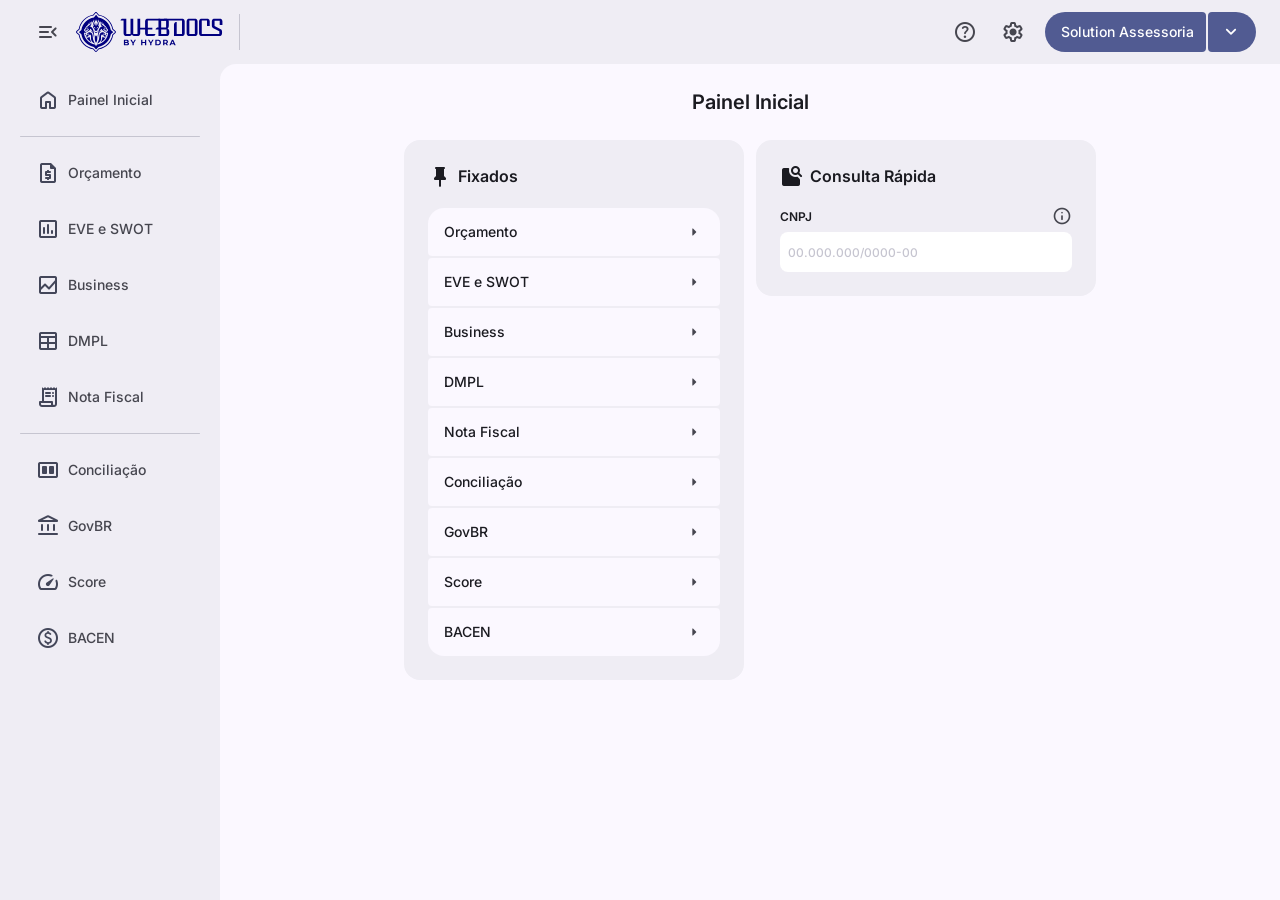
<file: index.html>
<!DOCTYPE html>
<html>

<head>
    <title>WebDOCs Assessoria</title>
    

    <!-- SCRIPT -->
        <script>
            window.BASE_URL = location.hostname.includes('github.io')
                ? '/SistemaAssessoria/'
                : '/';

            document.write(`
                <!-- HEAD -->
                    <script type="module" src="${window.BASE_URL}scripts/sistema/head.js"><\/script> 
                <!-- NAVDRAWER -->
                    <script type="module" src="${window.BASE_URL}scripts/sistema/navdrawer/main.js"><\/script>
                <!-- HEADER -->
                    <script type="module" src="${window.BASE_URL}scripts/sistema/header/main.js"><\/script>
                <!-- TOOLTIP -->
                    <script src="${window.BASE_URL}scripts/sistema/tooltip.js"><\/script>
                <!-- TEMA -->
                    <script src="${window.BASE_URL}scripts/sistema/tema.js"><\/script>
                    <script>(() => {if (localStorage.getItem('theme') === 'dark') {document.documentElement.setAttribute('data-theme', 'dark');}})();<\/script>
                
                <!-- SISTEMA -->
                    <link rel="stylesheet" href="${window.BASE_URL}estilos/sistema.css">
            `);

            document.write(`
                <!-- CONSULTA -->
                    <script src="${window.BASE_URL}scripts/consulta-home.js"><\/script>
            `)
        </script>

    <!-- MATERIAL WEB -->
        <link href="https://fonts.googleapis.com/css2?family=Roboto:wght@400;500;700&display=swap" rel="stylesheet">
        <script type="importmap">
            {"imports":{"@material/web/": "https://esm.run/@material/web/"}}
        </script>
        <script type="module">
            import '@material/web/all.js';
            import {styles as typescaleStyles} from '@material/web/typography/md-typescale-styles.js';
            document.adoptedStyleSheets.push(typescaleStyles.styleSheet);
        </script>
</head>

<body>
    <header id="header"></header>

    <div id="conteudo">
        <div id="navdrawer" class="expanded"></div>
        
        <div class="sistema-pagina expanded">
            <h1>Painel Inicial</h1>
            
            <div class="formularios">
                <div class="area-boxes">
                    <div class="base-box">
                        <div class="box-header">
                            <span class="material-symbols-rounded">keep</span>
                            <h2>Fixados</h2>
                        </div>

                        <div class="base-boxcampos grupo">
                            
                            <a class="input-home top" href="./documentos/orcamento/">
                                Orçamento<span class="material-symbols-rounded">arrow_right</span>
                            </a>

                            <a class="input-home center" href="./documentos/eve/">
                                EVE e SWOT<span class="material-symbols-rounded">arrow_right</span>
                            </a>

                            <a class="input-home center" href="./documentos/business/">
                                Business<span class="material-symbols-rounded">arrow_right</span>
                            </a>

                            <a class="input-home center" href="./documentos/dmpl/">
                                DMPL<span class="material-symbols-rounded">arrow_right</span>
                            </a>

                            <a class="input-home center" href="./documentos/notafiscal/">
                                Nota Fiscal<span class="material-symbols-rounded">arrow_right</span>
                            </a>

                            <a class="input-home center" href="./documentos/notafiscal/">
                                Conciliação<span class="material-symbols-rounded">arrow_right</span>
                            </a>

                            <a class="input-home center" href="./documentos/notafiscal/">
                                GovBR<span class="material-symbols-rounded">arrow_right</span>
                            </a>

                            <a class="input-home center" href="./documentos/notafiscal/">
                                Score<span class="material-symbols-rounded">arrow_right</span>
                            </a>

                            <a class="input-home bot" href="./documentos/notafiscal/">
                                BACEN<span class="material-symbols-rounded">arrow_right</span>
                            </a>
                        </div>
                    </div>
                    
                    <div class="box-coluna">
                        <div class="base-box" id="consulta"></div>
                        <div class="base-box" id="resultado-consulta" style="display: none;"></div>
                    </div>
                </div>
            </div>
        </div>
    </div>
</body>

</html>
</file>
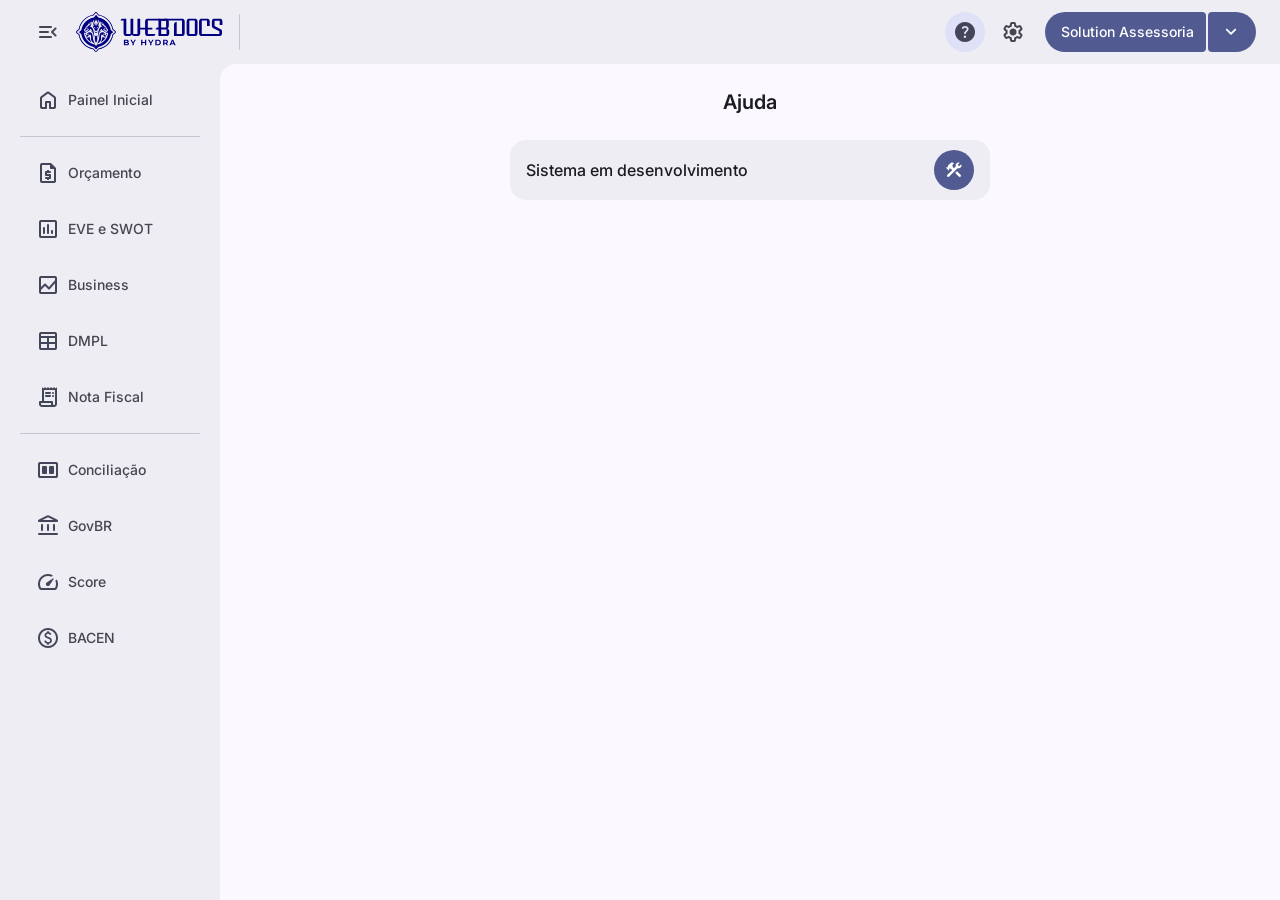
<file: ajuda/index.html>
<!DOCTYPE html>
<html>

<head>
    <title>Ajuda | WebDOCs</title>

    <!-- SCRIPT -->
        <script>
            window.BASE_URL = location.hostname.includes('github.io')
                ? '/SistemaAssessoria/'
                : '/';

            document.write(`
                <!-- HEAD, FAVICON E ÍCONES -->
                    <script type="module" src="${window.BASE_URL}scripts/sistema/head.js"><\/script> 
                <!-- NAVDRAWER -->
                    <script type="module" src="${window.BASE_URL}scripts/sistema/navdrawer/main.js"><\/script>
                <!-- HEADER -->
                    <script type="module" src="${window.BASE_URL}scripts/sistema/header/main.js"><\/script>
                <!-- TOOLTIP -->
                    <script src="${window.BASE_URL}scripts/sistema/tooltip.js"><\/script>
                <!-- TEMA -->
                    <script src="${window.BASE_URL}scripts/sistema/tema.js"><\/script>
                    <script>(() => {if (localStorage.getItem('theme') === 'dark') {document.documentElement.setAttribute('data-theme', 'dark');}})();<\/script>
                
                <!-- SISTEMA -->
                    <link rel="stylesheet" href="${window.BASE_URL}estilos/sistema.css">
            `);
        </script>

    <!-- MATERIAL WEB -->
        <link href="https://fonts.googleapis.com/css2?family=Roboto:wght@400;500;700&display=swap" rel="stylesheet">
        <script type="importmap">
            {"imports":{"@material/web/": "https://esm.run/@material/web/"}}
        </script>
        <script type="module">
            import '@material/web/all.js';
            import {styles as typescaleStyles} from '@material/web/typography/md-typescale-styles.js';
            document.adoptedStyleSheets.push(typescaleStyles.styleSheet);
        </script>
</head>

<body>
    <header id="header"></header>

    <div id="conteudo">
        <div id="navdrawer" class="expanded"></div>
        
        <div class="sistema-pagina expanded mono">

            <h1 class="mono">Ajuda</h1>

            <div class="formularios">
                <div class="area-boxes mono config">

                    <div class="base-box config only">
                        <h3>Sistema em desenvolvimento </h3>
                        <button class="filled icon">
                            <span class="material-symbols-rounded">construction</span>
                        </button>
                    </div>

                </div>
            </div>

        </div>

    </div>
</body>

</html>
</file>
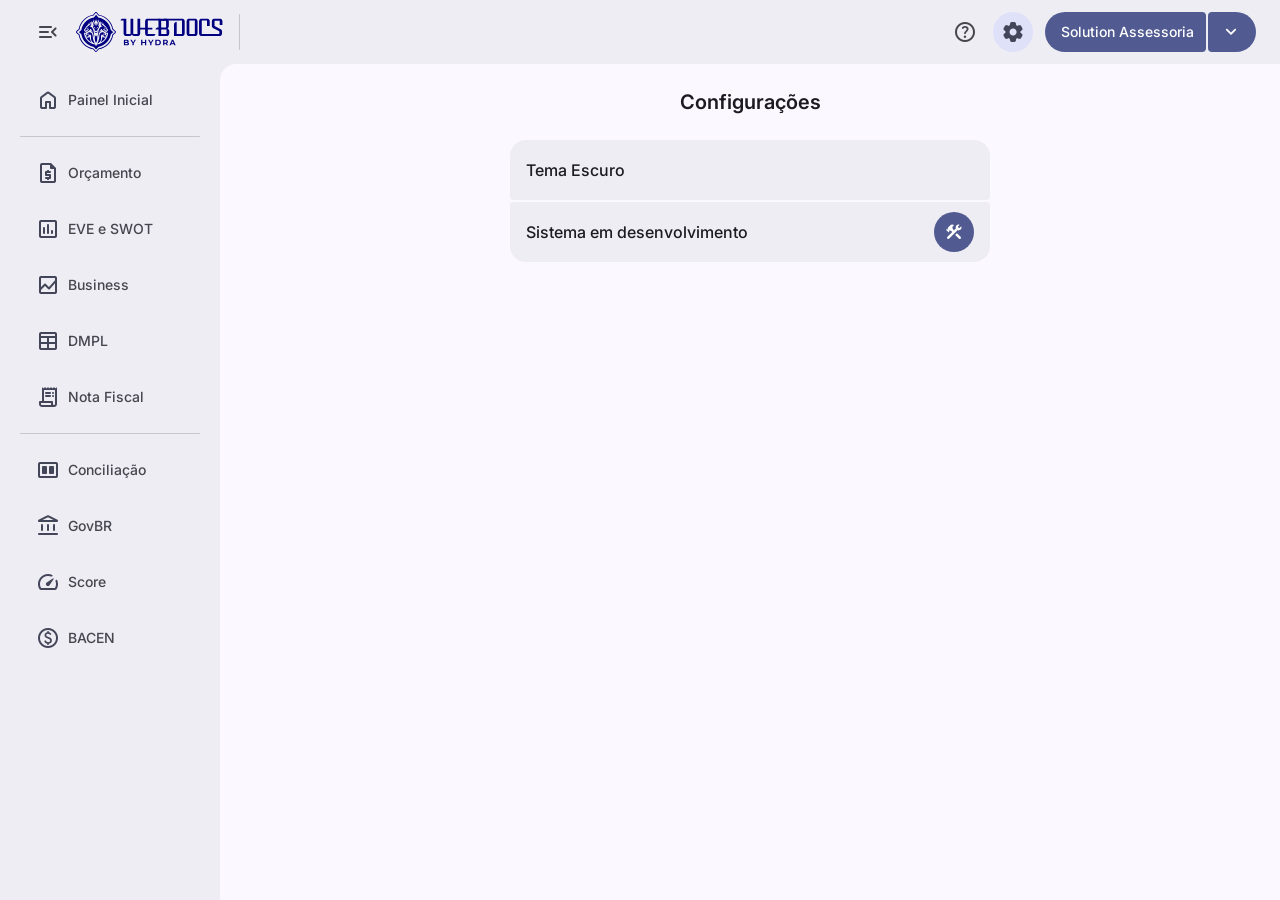
<file: configuracoes/index.html>
<!DOCTYPE html>
<html>

<head>
    <title>Configurações | WebDOCs</title>

    <!-- SCRIPT -->
        <script>
            window.BASE_URL = location.hostname.includes('github.io')
                ? '/SistemaAssessoria/'
                : '/';

            document.write(`
                <!-- HEAD, FAVICON E ÍCONES -->
                    <script type="module" src="${window.BASE_URL}scripts/sistema/head.js"><\/script> 
                <!-- NAVDRAWER -->
                    <script type="module" src="${window.BASE_URL}scripts/sistema/navdrawer/main.js"><\/script>
                <!-- HEADER -->
                    <script type="module" src="${window.BASE_URL}scripts/sistema/header/main.js"><\/script>
                <!-- TOOLTIP -->
                    <script src="${window.BASE_URL}scripts/sistema/tooltip.js"><\/script>
                <!-- TEMA -->
                    <script src="${window.BASE_URL}scripts/sistema/tema.js"><\/script>
                    <script>(() => {if (localStorage.getItem('theme') === 'dark') {document.documentElement.setAttribute('data-theme', 'dark');}})();<\/script>
                
                <!-- SISTEMA -->
                    <link rel="stylesheet" href="${window.BASE_URL}estilos/sistema.css">
            `);
        </script>
    
    <!-- MATERIAL WEB -->
        <link href="https://fonts.googleapis.com/css2?family=Roboto:wght@400;500;700&display=swap" rel="stylesheet">
        <script type="importmap">
            {"imports":{"@material/web/": "https://esm.run/@material/web/"}}
        </script>
        <script type="module">
            import '@material/web/all.js';
            import {styles as typescaleStyles} from '@material/web/typography/md-typescale-styles.js';
            document.adoptedStyleSheets.push(typescaleStyles.styleSheet);
        </script>
</head>

<body>
    <header id="header"></header>

    <div id="conteudo">
        <div id="navdrawer" class="expanded"></div>
        
        <div class="sistema-pagina expanded mono">

            <h1 class="mono">Configurações</h1>

            <div class="formularios">
                <div class="area-boxes mono config">
                    <div class="base-box config top">
                        <h3>Tema Escuro </h3>
                        <md-switch icons id="i-tema"></md-switch>
                    </div>

                    <div class="base-box config bot">
                        <h3>Sistema em desenvolvimento </h3>
                        <button class="filled icon">
                            <span class="material-symbols-rounded">construction</span>
                        </button>
                    </div>

                </div>
            </div>

        </div>
    </div>
</body>

</html>
</file>
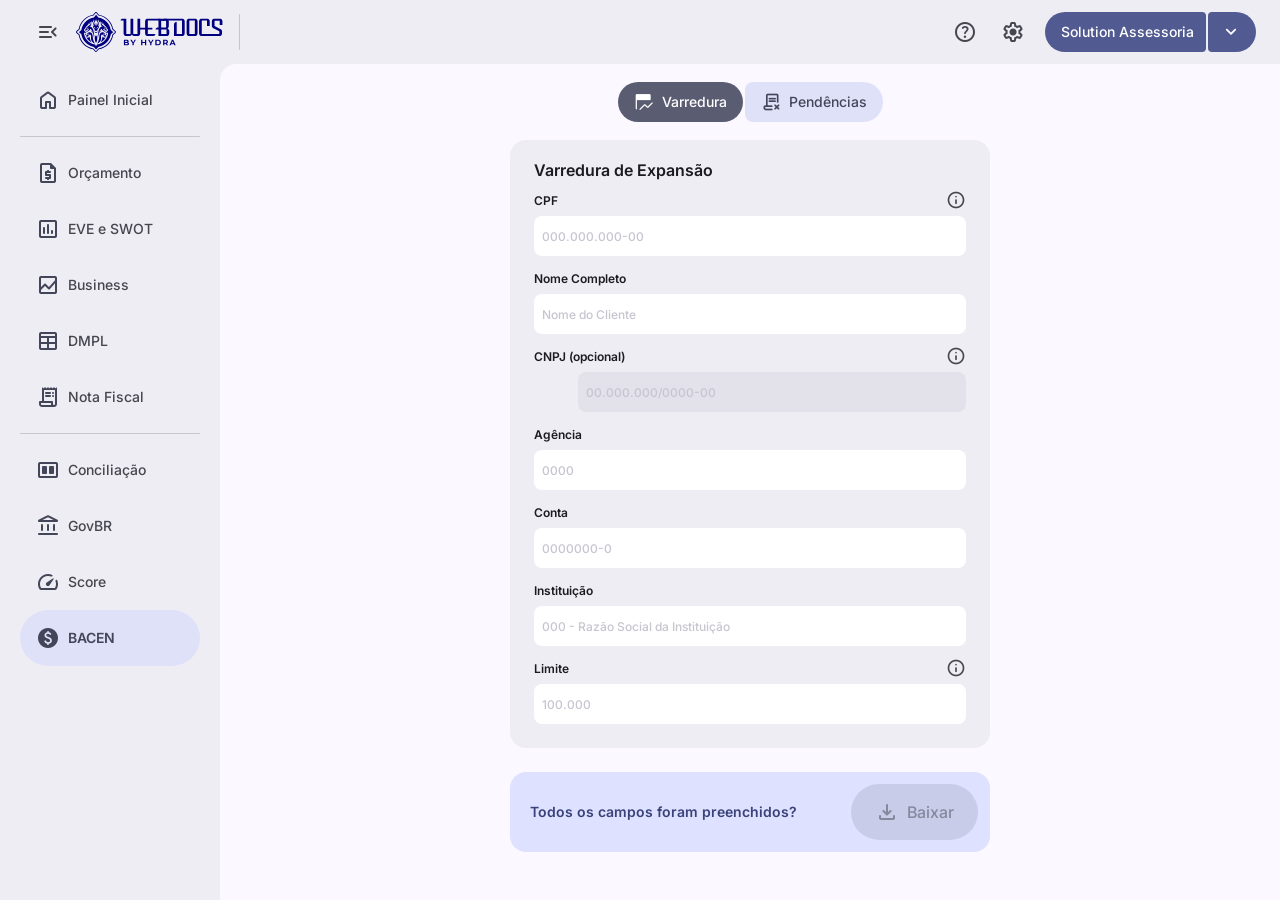
<file: documentos/bacen/index.html>
<!DOCTYPE html>
<html>

<head>
    <title>BACEN | WebDOCs</title>

    <!-- SCRIPT -->
        <script>
            window.BASE_URL = location.hostname.includes('github.io')
                ? '/SistemaAssessoria/'
                : '/';

            document.write(`
                <!-- HEAD, FAVICON E ÍCONES -->
                    <script type="module" src="${window.BASE_URL}scripts/sistema/head.js"><\/script> 
                <!-- NAVDRAWER -->
                    <script type="module" src="${window.BASE_URL}scripts/sistema/navdrawer/main.js"><\/script>
                <!-- HEADER -->
                    <script type="module" src="${window.BASE_URL}scripts/sistema/header/main.js"><\/script>
                <!-- TOOLTIP -->
                    <script src="${window.BASE_URL}scripts/sistema/tooltip.js"><\/script>
                <!-- TEMA -->
                    <script src="${window.BASE_URL}scripts/sistema/tema.js"><\/script>
                    <script>(() => {if (localStorage.getItem('theme') === 'dark') {document.documentElement.setAttribute('data-theme', 'dark');}})();<\/script>
                
                <!-- SISTEMA -->
                    <link rel="stylesheet" href="${window.BASE_URL}estilos/sistema.css">

                <!-- CONSULTA -->
                    <script src="${window.BASE_URL}scripts/consulta.js"><\/script>

                <!-- EXPORTAÇÃO -->
                    <script src="${window.BASE_URL}scripts/exportacao/exportar.js"><\/script>
                    <script src="${window.BASE_URL}scripts/exportacao/impressao.js"><\/script>
                    <script src="${window.BASE_URL}scripts/exportacao/titulo.js"><\/script>

                <!-- FORMATAÇÃO -->
                    <script src="${window.BASE_URL}scripts/formatacao.js"><\/script>
            `);

            document.write(`
                <!-- ESTILOS -->
                    <link rel="stylesheet" href="./bacen.css">

                <!-- PERSONALIZADO -->
                    <script src="./inputs.js"><\/script>
                    <script src="./tipo.js"><\/script>
                    <script src="./varredura.js"><\/script>
            `)
        </script>

    <!-- MATERIAL WEB -->
        <link href="https://fonts.googleapis.com/css2?family=Roboto:wght@400;500;700&display=swap" rel="stylesheet">
        <script type="importmap">
            {"imports":{"@material/web/": "https://esm.run/@material/web/"}}
        </script>
        <script type="module">
            import '@material/web/all.js';
            import {styles as typescaleStyles} from '@material/web/typography/md-typescale-styles.js';
            document.adoptedStyleSheets.push(typescaleStyles.styleSheet);
        </script>
</head>

<body id="bacen">
    <header id="header"></header>

    <div id="conteudo">
        <div id="navdrawer" class="expanded"></div>
        
        <div class="sistema-pagina expanded">

            <div class="segmented-button h1">
                <input type="radio" name="tipo-bacen" id="tipo-varredura" value="varredura" checked>
                    <label class="left" for="tipo-varredura">
                        <span class="material-symbols-rounded">table_chart_view</span>
                        Varredura
                    </label>
                <input type="radio" name="tipo-bacen" id="tipo-verificacao" value="verificacao">
                    <label class="right" for="tipo-verificacao">
                        <span class="material-symbols-rounded">contract_delete</span>
                        Pendências
                    </label>
            </div>
            
            <div class="formularios">
                <div class="area-boxes" id="area-boxes">
                    <div class="box-coluna" id="coluna-consulta">
                        <div class="base-box" id="box-manual">
                            <div class="h2-ativar" id="h2-versaomanual">
                                <h2>Versão Manual</h2>
                                <md-switch icons show-only-selected-icon id="i-versaomanual"></md-switch>
                            </div>
                            <div class="base-boxcampos" id="versaomanual" style="display: none;">
                                <div class="campo">
                                    <div class="label">
                                        <label class="label-campo" for="i-cnpj">CNPJ</label>
                                        <span class="material-symbols-rounded tooltip" data-tooltip="Utilize somente números, pois o sistema irá pontuar automaticamente.">info</span>
                                    </div>
                                    <input class="input" id="i-cnpj" placeholder="00.000.000/0000-00">
                                </div>

                                <div class="campo">
                                    <div class="label">
                                        <label class="label-campo" for="i-razaosocial">Razão Social</label>
                                    </div>
                                    <input class="input" id="i-razaosocial" placeholder="Nome da Empresa">
                                </div>

                                <div class="campo">
                                    <div class="label">
                                        <label class="label-campo" for="i-abertura">Data de Abertura</label>
                                    </div>
                                    <input class="input" id="i-abertura" placeholder="dd/mm/aaaa">
                                </div>

                                <div class="campo">
                                    <div class="label">
                                        <label class="label-campo" for="i-naturezajuridica">Natureza Jurídica</label>
                                    </div>
                                    <input class="input" id="i-naturezajuridica" placeholder="Natureza Jurídica">
                                </div>

                                <div class="campo">
                                    <div class="label">
                                        <label class="label-campo" for="i-atividade">Atividade (CNAES)</label>
                                    </div>
                                    <input class="input" id="i-atividade" placeholder="00.00-0-00 - Atividade">
                                </div>
                            </div>
                        </div>
                        
                        <div class="base-box" id="consulta"></div>
                    </div>

                    <div class="base-box" id="box-varredura">
                        <h2>Varredura de Expansão</h2>
                        <div class="base-boxcampos">
                            <div class="campo">
                                <div class="label">
                                    <label class="label-campo" for="i-cpf">CPF</label>
                                    <span class="material-symbols-rounded tooltip" data-tooltip="Utilize somente números, pois o sistema irá pontuar automaticamente.">info</span>
                                </div>
                                <input class="input" id="i-cpf" placeholder="000.000.000-00">
                            </div>

                            <div class="campo">
                                <div class="label">
                                    <label class="label-campo" for="i-nomecompleto">Nome Completo</label>
                                </div>
                                <input class="input" id="i-nomecompleto" placeholder="Nome do Cliente">
                            </div>

                            <div class="campo">
                                <div class="label">
                                    <label class="label-campo" for="i-cnpj-varredura">CNPJ (opcional)</label>
                                    <span class="material-symbols-rounded tooltip" data-tooltip="Utilize somente números, pois o sistema irá pontuar automaticamente.">info</span>
                                </div>
                                <div class="input-com-botao">
                                    <md-checkbox touch-target="wrapper" id="checkbox-cnpj"></md-checkbox>
                                    <input class="input" id="i-cnpj-varredura" placeholder="00.000.000/0000-00">
                                </div>
                            </div>

                            <div class="campo">
                                <div class="label">
                                    <label class="label-campo" for="i-agencia">Agência</label>
                                </div>
                                <input class="input" id="i-agencia" placeholder="0000" type="text">
                            </div>

                            <div class="campo">
                                <div class="label">
                                    <label class="label-campo" for="i-conta">Conta</label>
                                </div>
                                <input class="input" id="i-conta" placeholder="0000000-0" type="text">
                            </div>

                            <div class="campo">
                                <div class="label">
                                    <label class="label-campo" for="i-instituicao">Instituição</label>
                                </div>
                                <input class="input" id="i-instituicao" placeholder="000 - Razão Social da Instituição" type="text">
                            </div>

                            <div class="campo">
                                <div class="label">
                                    <label class="label-campo" for="i-valor">Limite</label>
                                    <span class="material-symbols-rounded tooltip" data-tooltip="Valor do limite a ser liberado pelo BC.">info</span>
                                </div>
                                <input class="input" id="i-valor" placeholder="100.000" type="text">
                            </div>
                        </div>
                    </div>

                    <div class="box-coluna">
                        <div class="base-box" id="resultado-consulta" style="display: none;"></div>

                        <div class="base-box" id="box-pendencias">
                            <h2>Pendências</h2>
                            <div class="base-boxcampos">
                                <div class="campo">
                                    <textarea class="input" id="i-pendencia" placeholder="Digite aqui." type="text"></textarea>
                                </div>
                            </div>
                        </div>
                    </div>
                </div>
                
                <div class="menu-inferior" id="menu-inferior"></div>
            </div>
        </div>
    </div>

    <div id="documento" style="display: none;">
        <div class="tela-gov">
            <header class="header">
                <div class="header-gov">
                    <img src="../../sistema/govbr/logo-branca.svg">
                    <div class="gov-menu">
                        <div class="gov-menu-divisoria"></div>
                        <div class="gov-menu-opcao">Acesso à informação</div>
                        <div class="gov-menu-divisoria"></div>
                        <div class="gov-menu-opcao">Participe</div>
                        <div class="gov-menu-divisoria"></div>
                        <div class="gov-menu-opcao">Legislação</div>
                        <div class="gov-menu-divisoria"></div>
                        <div class="gov-menu-opcao">Órgãos do governo</div>
                    </div>
                </div>
                <div class="header-logo">
                    <img src="../../sistema/bacen/logo.svg" id="logo-bcb">
                    <div class="acessibilidade">
                        <div class="acessibilidade-texto">Acessibilidade</div>
                        <div class="acessibilidade-texto">Alto Contraste</div>
                        <div class="acessibilidade-texto" style="font-style: italic;">English</div>
                    </div>
                </div>
                <div class="header-menu">
                    <div class="detalhe-header">
                        <div class="detalhe-header-left"></div>
                        <div class="detalhe-header-right"></div>
                    </div>
                    <div class="header-menu-opcoes">
                        <div class="header-menu-left">
                            <div style="margin-left: 44.797px">Acesso à<br>informação</div>
                            <div>Política<br>monetária</div>
                            <div>Estabilidade<br>financeira</div> 
                        </div>
                        <div class="header-menu-right">
                            <div>Estatísticas</div>
                            <div>Cédulas e<br>moedas</div>
                            <div style="margin-right: -16px">Publicações e<br>pesquisa</div>
                            <span class="material-icons-bacen">search</span>
                        </div>
                    </div>
                </div>
            </header>
            <div class="bacen-conteudo">
                <div class="bcb-background" id="bacen-background">
                    <h1 id="bacen-h1"></h1>

                    <div class="paineis" id="bacen-pendencia" style="display: none;">
                        <div id="painel1">
                            <header>
                                <img src="../../sistema/bacen/borda1.svg">
                                <div class="header-painel1">
                                    <span class="material-symbols-outlined">quick_reference</span>
                                    Dados da Empresa
                                </div>
                            </header>
                            <div id="painel1-infos">
                                <div class="painel1-item">
                                    <div class="painel1-titulo">Razão Social</div>
                                    <span class="painel1-input" id="razaosocial"></span>
                                </div>
                                <div class="painel1-div"></div>
                                <div class="painel1-duplo">
                                    <div class="painel1-item">
                                        <div class="painel1-titulo">CNPJ</div>
                                        <span class="painel1-input" id="cnpj"></span>
                                    </div>
                                    <div class="painel1-item">
                                        <div class="painel1-titulo">Data de Abertura</div>
                                        <span class="painel1-input" id="abertura"></span>
                                    </div>
                                </div>
                                <div class="painel1-div"></div>
                                <div class="painel1-item">
                                    <div class="painel1-titulo">Natureza Jurídica</div>
                                    <span class="painel1-input" id="naturezajuridica"></span>
                                </div>
                                <div class="painel1-div"></div>
                                <div class="painel1-item">
                                    <div class="painel1-titulo">CNAES</div>
                                    <span class="painel1-cnaes" id="atividade">[ATIVIDADE]</span>
                                </div>
                            </div>
                        </div>
                        <div id="painel2" style="margin-left: -1px;">
                            <header>
                                <img src="../../sistema/bacen/borda2.svg">
                                <div class="header-painel2">
                                    <span class="material-symbols-outlined">contract_delete</span>
                                    Análise de Pendências
                                </div>
                            </header>
                            <div id="painel2-infos">
                                <div class="painel2-item">
                                    <div class="painel2-titulo">Pendências</div>
                                </div>
                                <span class="painel2-input" id="pendencia" style="white-space: pre-wrap"></span>
                            </div>
                        </div>
                    </div>

                    <div class="doc-area" id="bacen-varredura">
                        <div class="doc-menu">
                            <div class="menu-option">
                                <div class="cut">
                                    <img src="../../sistema/bacen/cut.svg" alt="Cut" class="cut-inativo-svg">
                                    <div class="cut-inativo"></div>
                                </div>
                                <div class="menu-notext-area">
                                    <div class="menu-notext">Cidadão</div>
                                </div>
                            </div>

                            <div class="menu-option">
                                <div class="cut">
                                    <img src="../../sistema/bacen/cutselect.svg" alt="Cut" class="cut-ativo-svg">
                                    <div class="cut-ativo"></div>
                                </div>
                                <div class="menu-text-area">
                                    <span class="material-symbols-outlined menu-icon">feature_search</span>
                                    <div class="menu-text">Varredura<br>de Expansão</div>
                                </div>
                            </div>

                            <div class="menu-option">
                                <div class="cut">
                                    <img src="../../sistema/bacen/cut.svg" alt="Cut" class="cut-inativo-svg">
                                    <div class="cut-inativo"></div>
                                </div>
                                <div class="menu-notext-area">
                                    <div class="menu-notext">Análise de<br>Elegibilidade</div>
                                </div>
                            </div>
                        </div>

                        <div class="paineis">
                            <div class="painel1">
                                <div class="painel1-divs">
                                    <div class="azul1"></div>
                                    <div class="branco"></div>
                                    <div class="azul2"></div>
                                </div>
                                <div class="painel1-area">
                                    <div class="campo-base">
                                        <div class="titulos">Nome do titular</div>
                                        <span class="campos" id="nomecompleto"></span>
                                    </div>
                                    <div class="paineis-div"></div>
                                    <div class="campo-split">
                                        <div class="campo-base">
                                            <div class="titulos">CPF</div>
                                            <span class="campos" id="cpf"></span>
                                        </div>
                                        <div class="campo-base" id="campo-cnpj" style="display: flex;">
                                            <div class="titulos">CNPJ</div>
                                            <span class="campos" id="cnpj-varredura"></span>
                                        </div>
                                    </div>
                                    <div class="paineis-div"></div>
                                    <div class="campo-base">
                                        <div class="titulos">Instituição bancária</div>
                                        <span class="campos" id="instituicao"></span>
                                    </div>
                                    <div class="paineis-div"></div>
                                    <div class="campo-split">
                                        <div class="campo-base">
                                            <div class="titulos">Agência</div>
                                            <span class="campos" id="agencia"></span>
                                        </div>
                                        <div class="campo-base">
                                            <div class="titulos">Conta</div>
                                            <span class="campos" id="conta"></span>
                                        </div>
                                    </div>
                                </div>
                            </div>
                            <div class="painel2">
                                <div class="campo-base">
                                    <div class="titulos">Status da Varredura</div>
                                    <div class="concluida">CONCLUÍDA</div>
                                </div>
                                <div class="paineis-div"></div>
                                <div class="campo-base">
                                    <div class="titulos">Modalidades de recebimento</div>
                                    <div class="campos">PIX, TED E DOC</div>
                                </div>
                                <div class="paineis-div"></div>
                                <div class="campo-base">
                                    <div class="titulos">Capacidade permitida em conta</div>
                                    <div class="valor">
                                        <div class="valor-texto">R$</div>
                                        <span class="valor-texto" id="valor"></span>
                                    </div>
                                </div>
                            </div>
                            <div class="painel3">
                                <div class="painel3-content">
                                    <div class="titulos">Escala de expansão</div>
                                    <img src="../../sistema/bacen/grafico.svg" alt="Gráfico">
                                </div>
                            </div>
                            <div class="cut">
                                <div class="finalizador-fill"></div>
                                <img src="../../sistema/bacen/side.svg" alt="Finalizador">
                            </div>
                        </div>
                    </div>
                </div>
            </div>
        </div>
    </div>
</body>

</html>
</file>
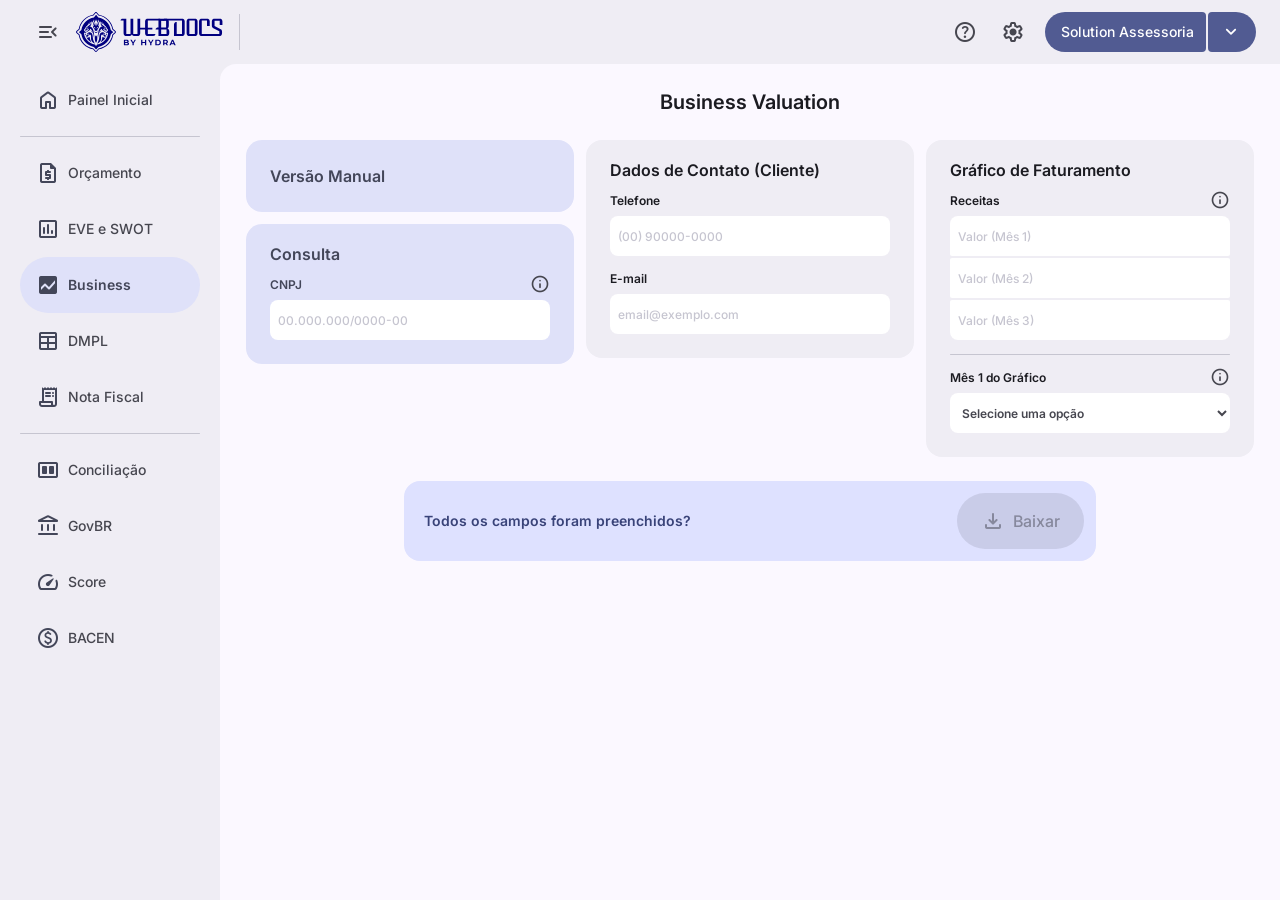
<file: documentos/business/index.html>
<!DOCTYPE html>
<html>

<head>
    <title>Business | WebDOCs</title>

    <!-- SCRIPT -->
        <script>
            window.BASE_URL = location.hostname.includes('github.io')
                ? '/SistemaAssessoria/'
                : '/';

            document.write(`
                <!-- HEAD, FAVICON E ÍCONES -->
                    <script type="module" src="${window.BASE_URL}scripts/sistema/head.js"><\/script> 
                <!-- NAVDRAWER -->
                    <script type="module" src="${window.BASE_URL}scripts/sistema/navdrawer/main.js"><\/script>
                <!-- HEADER -->
                    <script type="module" src="${window.BASE_URL}scripts/sistema/header/main.js"><\/script>
                <!-- TOOLTIP -->
                    <script src="${window.BASE_URL}scripts/sistema/tooltip.js"><\/script>
                <!-- TEMA -->
                    <script src="${window.BASE_URL}scripts/sistema/tema.js"><\/script>
                    <script>(() => {if (localStorage.getItem('theme') === 'dark') {document.documentElement.setAttribute('data-theme', 'dark');}})();<\/script>
                
                <!-- SISTEMA -->
                    <link rel="stylesheet" href="${window.BASE_URL}estilos/sistema.css">

                <!-- CONSULTA -->
                    <script src="${window.BASE_URL}scripts/consulta.js"><\/script>

                <!-- EXPORTAÇÃO -->
                    <script src="${window.BASE_URL}scripts/exportacao/exportar.js"><\/script>
                    <script src="${window.BASE_URL}scripts/exportacao/impressao.js"><\/script>
                    <script src="${window.BASE_URL}scripts/exportacao/titulo.js"><\/script>

                <!-- FORMATAÇÃO -->
                    <script src="${window.BASE_URL}scripts/formatacao.js"><\/script>
            `);

            document.write(`
                <!-- ESTILOS -->
                    <link rel="stylesheet" href="${window.BASE_URL}estilos/documentos.css">

                <!-- OPCIONAIS -->
                    <script src="${window.BASE_URL}scripts/hoje.js"><\/script>

                <!-- GRÁFICO -->
                    <script src="${window.BASE_URL}scripts/grafico.js"><\/script>
                    <script src="${window.BASE_URL}scripts/grafico-mes.js"><\/script>

                <!-- PERSONALIZADO -->
                    <script src="./inputs.js"><\/script>
            `)
        </script>

    <!-- MATERIAL WEB -->
        <link href="https://fonts.googleapis.com/css2?family=Roboto:wght@400;500;700&display=swap" rel="stylesheet">
        <script type="importmap">
            {"imports":{"@material/web/": "https://esm.run/@material/web/"}}
        </script>
        <script type="module">
            import '@material/web/all.js';
            import {styles as typescaleStyles} from '@material/web/typography/md-typescale-styles.js';
            document.adoptedStyleSheets.push(typescaleStyles.styleSheet);
        </script>
</head>

<body id="bv">
    <header id="header"></header>

    <div id="conteudo">
        <div id="navdrawer" class="expanded"></div>
        
        <div class="sistema-pagina expanded">

            <h1>Business Valuation</h1>

            <div class="formularios">
                <div class="area-boxes grid3">

                    <div class="box-coluna">

                        <div class="base-box" id="box-manual">
                            <div class="h2-ativar" id="h2-versaomanual">
                                <h2>Versão Manual</h2>
                                <md-switch icons show-only-selected-icon id="i-versaomanual"></md-switch>
                            </div>
                            <div class="base-boxcampos" id="versaomanual" style="display: none;">
                                <div class="campo">
                                    <div class="label">
                                        <label class="label-campo" for="i-cnpj">CNPJ</label>
                                        <span class="material-symbols-rounded tooltip" data-tooltip="Utilize somente números, pois o sistema irá pontuar automaticamente.">info</span>
                                    </div>
                                    <input class="input" id="i-cnpj" placeholder="00.000.000/0000-00">
                                </div>

                                <div class="campo">
                                    <div class="label">
                                        <label class="label-campo" for="i-razaosocial">Razão Social</label>
                                    </div>
                                    <input class="input" id="i-razaosocial" placeholder="Nome da Empresa">
                                </div>

                                <div class="campo-duplo extragap">
                                    <div class="campo">
                                        <div class="label">
                                            <label class="label-campo" for="i-abertura">Data de Abertura</label>
                                        </div>
                                        <input class="input" id="i-abertura" placeholder="dd/mm/aaaa">
                                    </div>

                                    <div class="campo">
                                        <div class="label">
                                            <label class="label-campo" for="i-capitalsocial">Capital Social</label>
                                        </div>
                                        <input class="input" id="i-capitalsocial" placeholder="R$ 10.000,00">
                                    </div>
                                </div>

                                <div class="campo">
                                    <div class="label">
                                        <label class="label-campo" for="i-porte">Porte</label>
                                    </div>
                                    <input class="input" id="i-porte" placeholder="Porte da Empresa">
                                </div>

                                <div class="campo">
                                    <div class="label">
                                        <label class="label-campo" for="i-naturezajuridica">Natureza Jurídica</label>
                                    </div>
                                    <input class="input" id="i-naturezajuridica" placeholder="Natureza Jurídica">
                                </div>

                                <div class="campo">
                                    <div class="label">
                                        <label class="label-campo" for="i-endereco">Endereço</label>
                                    </div>
                                    <input class="input" id="i-endereco" placeholder="Logradouro, nº - Bairro, Cidade - UF, CEP">
                                </div>

                                <div class="campo">
                                    <div class="label">
                                        <label class="label-campo" for="i-atividade">Atividade (CNAES)</label>
                                    </div>
                                    <input class="input" id="i-atividade" placeholder="00.00-0-00 - Atividade">
                                </div>
                            </div>
                        </div>

                        <div class="base-box" id="consulta"></div>
                        
                        <div class="base-box" id="resultado-consulta" style="display: none;"></div>
                    </div>

                    <div class="box-linha">
                        <div class="base-box">
                            <h2>Dados de Contato (Cliente)</h2>
                            <div class="base-boxcampos">
                                <div class="campo">
                                    <div class="label">
                                        <label class="label-campo" for="i-telefone">Telefone</label>
                                    </div>
                                    <input class="input" id="i-telefone" placeholder="(00) 90000-0000">
                                </div>

                                <div class="campo">
                                    <div class="label">
                                        <label class="label-campo" for="i-email">E-mail</label>
                                    </div>
                                    <input class="input" id="i-email" placeholder="email@exemplo.com">
                                </div>
                            </div>
                        </div>

                        <div class="base-box">
                            <h2>Gráfico de Faturamento</h2>
                            <div class="base-boxcampos">
                                <div class="campo">
                                    <div class="label">
                                        <label class="label-campo receita" for="i-receita1">Receitas</label>
                                        <span class="material-symbols-rounded tooltip" data-tooltip="Informe somente números, vírgulas e pontos (não inclua os símbolos R$).">info</span>
                                    </div>
                                    <input class="input top" id="i-receita1" placeholder="Valor (Mês 1)">
                                </div>

                                <div class="campo grupo">
                                    <input class="input center" id="i-receita2" placeholder="Valor (Mês 2)">
                                </div>

                                <div class="campo grupo">
                                    <input class="input bot" id="i-receita3" placeholder="Valor (Mês 3)">
                                </div>

                                <div class="campos-divisoria" id="calculo-div" style="display: none;"></div>

                                <div class="campo" id="calculos-resultados" style="display: none;">
                                    <div class="label">
                                        <div class="label-campo" for="calculo-grafico">Dados da Empresa</div>
                                    </div>
                                    <div class="campo-texto">
                                        <p id="calculo-grafico">
                                            Receita Total (Anual): R$ <span id="receita-anual"></span>
                                            <br>
                                            Valor dos 5 Anos: R$ <span id="calculo-5anos"></span>
                                            <br>
                                            Valor de Perpetuidade: R$ <span id="calculo-perpetuidade"></span>
                                            <br>
                                            Valor Total da Empresa: R$ <span id="calculo-valortotalempresa"></span>
                                        </p>
                                    </div>
                                </div>

                                <div class="campos-divisoria"></div>

                                <div class="campo">
                                    <div class="label">
                                        <label class="label-campo" for="select-mes">Mês 1 do Gráfico</label>
                                        <span class="material-symbols-rounded tooltip" data-tooltip="É o mês de referência para o gráfico (inicia a partir do mês informado).">info</span>
                                    </div>
                                    <select id="select-mes">
                                        <option value="[MÊS 01]" disabled="" selected="">Selecione uma opção</option>
                                        <option value="Janeiro">Janeiro</option>
                                        <option value="Fevereiro">Fevereiro</option>
                                        <option value="Março">Março</option>
                                        <option value="Abril">Abril</option>
                                        <option value="Maio">Maio</option>
                                        <option value="Junho">Junho</option>
                                        <option value="Julho">Julho</option>
                                        <option value="Agosto">Agosto</option>
                                        <option value="Setembro">Setembro</option>
                                        <option value="Outubro">Outubro</option>
                                        <option value="Novembro">Novembro</option>
                                        <option value="Dezembro">Dezembro</option>
                                    </select>
                                </div>
                            </div>
                        </div>
                    </div>

                </div>

                <div class="menu-inferior" id="menu-inferior"></div>
            </div>
        </div>
    </div>
    
    <div id="documento" style="display: none;">
        <div class="capa">
            <header>
                <img id="assessoria-logo">
            </header>

            <h1>BUSINESS<br>VALUATION</h1>

            <footer>
                EMITIDO EM <span id="dia">[DIA]</span> DE <span id="mes">[MÊS]</span> DE <span id="ano1">[ANO]</span>
            </footer>
        </div>
        <div class="pagina" id="pagina1">
            <header></header>

            <div class="conteudo-doc">
                <section>
                    <h1>CLIENTE</h1>
                    <p>CNPJ: <span id="cnpj">[CNPJ]</span></p>
                    <p>Razão Social: <span id="razaosocial">[RAZÃO SOCIAL]</span></p>
                </section>
                
                <section>
                    <h1>INFORMAÇÕES DA EMPRESA</h1>
                    <p>Data de Abertura: <span id="abertura">[DATA DE ABERTURA]</span></p>
                    <p>Porte: <span id="porte">[PORTE]</span></p>
                    <p>Natureza Jurídica: <span id="naturezajuridica">[NATUREZA JURÍDICA]</span></p>
                    <p>Capital Social: <span id="capitalsocial">[CAPITAL SOCIAL]</span></p>
                    <p>Endereço: <span id="endereco">[ENDEREÇO]</span></p>
                    <p>Atividade (CNAES): <span id="atividade">[ATIVIDADE]</span></p>
                </section>

                <section>
                    <h1>DADOS DE CONTATO</h1>
                    <p>Telefone: <span id="telefone">[TELEFONE]</span></p>
                    <p>E-mail: <span id="email">[E-MAIL]</span></p>
                </section>

                <section>
                    <h1>FATURAMENTO DA EMPRESA</h1>
                    <div id="grafico-bv">
                        <div id="bv-colunas">
                            <div id="grafico-valores">
                                <div class="gfc-valor" id="gfc-1">0,00</div>
                                <div class="gfc-valor" id="gfc-2">0,00</div>
                                <div class="gfc-valor" id="gfc-3">0,00</div>
                                <div class="gfc-valor" id="gfc-4">0,00</div>
                                <div class="gfc-valor">R$ 0,00</div>
                            </div>
                            <div class="gfc-coluna" id="coluna-mes1">
                                <div class="coluna-receita-bv" id="receita1"></div>
                            </div>
                            <div class="gfc-coluna" id="coluna-mes2">
                                <div class="coluna-receita-bv" id="receita2"></div>
                            </div>
                            <div class="gfc-coluna" id="coluna-mes3">
                                <div class="coluna-receita-bv" id="receita3"></div>
                            </div>
                        </div>
                        <div id="bv-footer">
                            <div class="gfc-footer"></div>
                            <div class="gfc-footer" id="mes1">[MÊS 1]</div>
                            <div class="gfc-footer" id="mes2">[MÊS 2]</div>
                            <div class="gfc-footer" id="mes3">[MÊS 3]</div>
                        </div>
                    </div>
                </section>
            </div>

            <footer class="footer-direita">1</footer>
        </div>
        <div class="pagina" id="pagina2">
            <header></header>
            
            <div class="conteudo-doc">
                <section>
                    <h1>VARIÁVEIS ADICIONAIS</h1>
                    <p>Taxa de Desconto: <span>20%</span></p>
                    <p>Crescimento na Perpetuidade: <span>3,00%</span></p>
                    <p>IPCA Projetado: <span>5,00%</span></p>
                </section>
                <div class="pagina-divisoria"></div>
                <section>
                    <h1>FLUXO DE CAIXA DESCONTADO</h1>
                    <p>Valor dos 5 Anos: <span>R$ <span id="5anos">[VALOR 5 ANOS]</span></span></p>
                    <p>Valor de Perpetuidade: <span>R$ <span id="perpetuidade">[PERPETUIDADE]</span></span></p>
                    <p>Valot Total da Empresa: <span>R$ <span id="valortotalempresa">[VALOR TOTAL]</span></span></p>
                </section>
                <div class="pagina-divisoria"></div>
                <section>
                    <h1>ANÁLISE GERAL</h1>
                    <p><span id="analise">
                        Neste contexto, os benefícios transcendem os meros ganhos financeiros. O investimento estratégico proposto tem o potencial de fortalecer a posição competitiva da empresa, desbravar novos horizontes de mercado e consolidar laços com os stakeholders. Ao fomentar a inovação e aprimorar a eficiência operacional, esse investimento também pode impulsionar a sustentabilidade ambiental e social da empresa, gerando impactos positivos além do aspecto financeiro. Em síntese, optar por prosseguir com este investimento não só está em sintonia com a busca pela rentabilidade, mas também com a garantia da sustentabilidade e sucesso duradouros da sua empresa.
                    </span></p>
                </section>
            </div>

            <div id="selo">
                SELO DE<br>AUTENTICAÇÃO
                <div id="selo-qr">
                    <div id="qr-logo">
                        <img id="selo-logo">
                    </div>
                    <img id="selo-qr-code">
                </div>
            </div>

            <footer class="footer-esquerda">2</footer>
        </div>
        <div class="contracapa">
            <img id="assessoria-logo-branca">
            <footer>
                AGRADECEMOS A PREFERÊNCIA
            </footer>
        </div>
    </div>
</body>

</html>
</file>
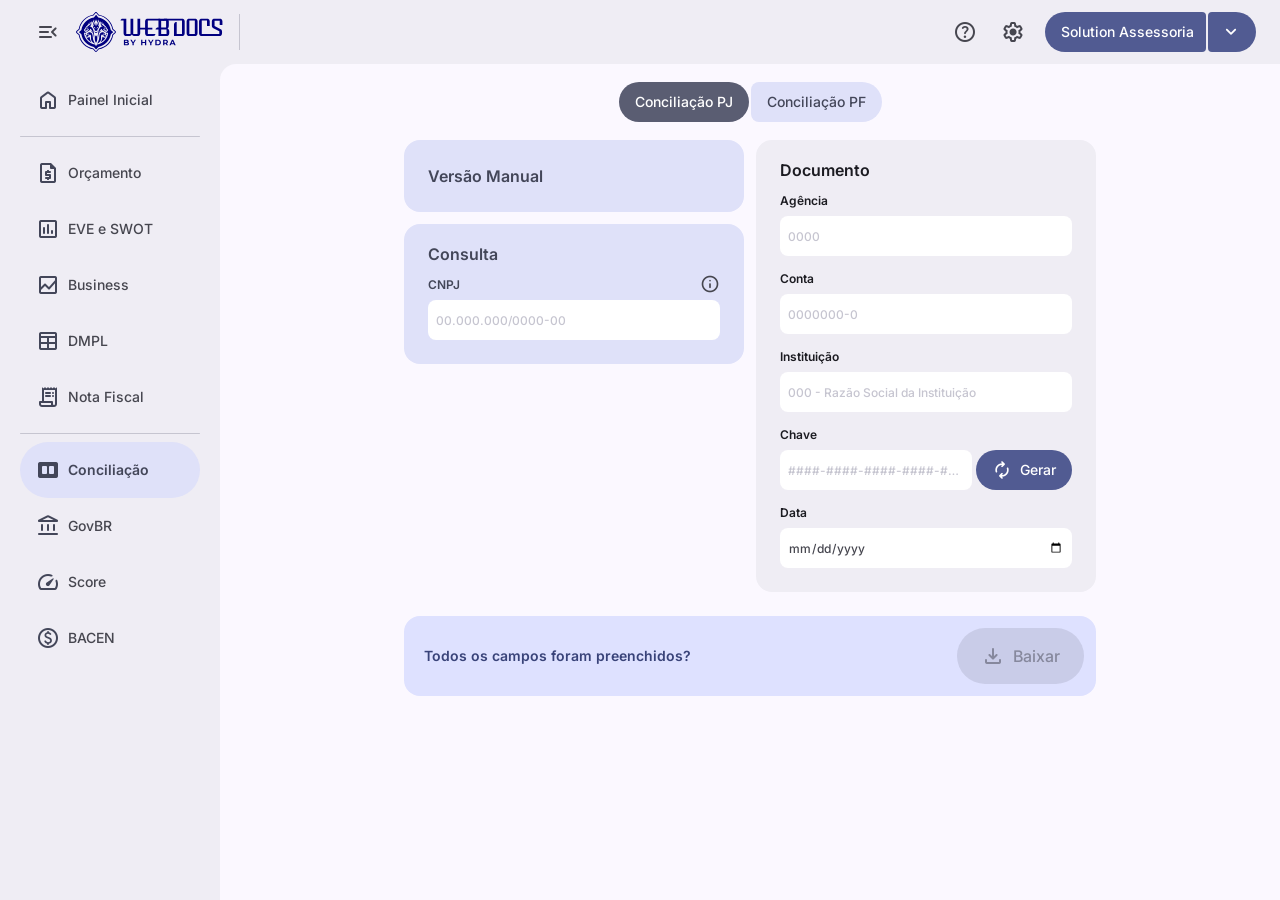
<file: documentos/conciliacao/index.html>
<!DOCTYPE html>
<html>

<head>
    <title>Conciliação | WebDOCs</title>

    <!-- SCRIPT -->
        <script>
            window.BASE_URL = location.hostname.includes('github.io')
                ? '/SistemaAssessoria/'
                : '/';

            document.write(`
                <!-- HEAD, FAVICON E ÍCONES -->
                    <script type="module" src="${window.BASE_URL}scripts/sistema/head.js"><\/script> 
                <!-- NAVDRAWER -->
                    <script type="module" src="${window.BASE_URL}scripts/sistema/navdrawer/main.js"><\/script>
                <!-- HEADER -->
                    <script type="module" src="${window.BASE_URL}scripts/sistema/header/main.js"><\/script>
                <!-- TOOLTIP -->
                    <script src="${window.BASE_URL}scripts/sistema/tooltip.js"><\/script>
                <!-- TEMA -->
                    <script src="${window.BASE_URL}scripts/sistema/tema.js"><\/script>
                    <script>(() => {if (localStorage.getItem('theme') === 'dark') {document.documentElement.setAttribute('data-theme', 'dark');}})();<\/script>
                
                <!-- SISTEMA -->
                    <link rel="stylesheet" href="${window.BASE_URL}estilos/sistema.css">

                <!-- CONSULTA -->
                    <script src="${window.BASE_URL}scripts/consulta.js"><\/script>

                <!-- EXPORTAÇÃO -->
                    <script src="${window.BASE_URL}scripts/exportacao/exportar.js"><\/script>
                    <script src="${window.BASE_URL}scripts/exportacao/impressao.js"><\/script>
                    <script src="${window.BASE_URL}scripts/exportacao/titulo.js"><\/script>

                <!-- FORMATAÇÃO -->
                    <script src="${window.BASE_URL}scripts/formatacao.js"><\/script>
            `);

            document.write(`
                <!-- ESTILOS -->
                    <link rel="stylesheet" href="./conciliacao.css">

                <!-- PERSONALIZADO -->
                    <script src="./inputs.js"><\/script>
                    <script src="./chave.js"><\/script>
                    <script src="./tipo-id.js"><\/script>
            `)
        </script>

    <!-- MATERIAL WEB -->
        <link href="https://fonts.googleapis.com/css2?family=Roboto:wght@400;500;700&display=swap" rel="stylesheet">
        <script type="importmap">
            {"imports":{"@material/web/": "https://esm.run/@material/web/"}}
        </script>
        <script type="module">
            import '@material/web/all.js';
            import {styles as typescaleStyles} from '@material/web/typography/md-typescale-styles.js';
            document.adoptedStyleSheets.push(typescaleStyles.styleSheet);
        </script>
</head>

<body id="conciliacao">
    <header id="header"></header>

    <div id="conteudo">
        <div id="navdrawer" class="expanded"></div>
        
        <div class="sistema-pagina expanded">

            <div class="segmented-button h1">
                <input type="radio" name="tipo-id" id="tipo-cnpj" value="cnpj" checked>
                    <label class="left" for="tipo-cnpj">Conciliação PJ</label>
                <input type="radio" name="tipo-id" id="tipo-cpf" value="cpf">
                    <label class="right" for="tipo-cpf">Conciliação PF</label>
            </div>
            
            <div class="formularios">
                <div class="area-boxes">
                    <div class="box-coluna" id="coluna-consulta">
                        <div class="base-box" id="box-manual">
                            <div class="h2-ativar" id="h2-versaomanual">
                                <h2>Versão Manual</h2>
                                <md-switch icons show-only-selected-icon id="i-versaomanual"></md-switch>
                            </div>
                            <div class="base-boxcampos" id="versaomanual" style="display: none;">
                                <div class="campo">
                                    <div class="label">
                                        <label class="label-campo" for="i-cnpj">CNPJ</label>
                                        <span class="material-symbols-rounded tooltip" data-tooltip="Utilize somente números, pois o sistema irá pontuar automaticamente.">info</span>
                                    </div>
                                    <input class="input" id="i-cnpj" placeholder="00.000.000/0000-00">
                                </div>
                                
                                <div class="campo">
                                    <div class="label">
                                        <label class="label-campo" for="i-razaosocial">Razão Social</label>
                                    </div>
                                    <input class="input" id="i-razaosocial" placeholder="Nome da Empresa">
                                </div>

                            </div>
                        </div>
                        
                        <div class="base-box" id="consulta"></div>
                    </div>

                    <div class="base-box" id="box-dados">
                        <h2>Dados do Cliente</h2>
                        <div class="base-boxcampos">
                            <div class="campo">
                                <div class="label">
                                    <label class="label-campo" for="i-cpf">CPF</label>
                                    <span class="material-symbols-rounded tooltip" data-tooltip="Utilize somente números, pois o sistema irá pontuar automaticamente.">info</span>
                                </div>
                                <input class="input" id="i-cpf" placeholder="000.000.000-00">
                            </div>

                            <div class="campo">
                                <div class="label">
                                    <label class="label-campo" for="i-nomecompleto">Nome Completo</label>
                                </div>
                                <input class="input" id="i-nomecompleto" placeholder="Nome do Cliente">
                            </div>
                        </div>
                    </div>

                    <div class="box-coluna">
                        <div class="base-box" id="resultado-consulta" style="display: none;"></div>

                        <div class="base-box">
                            <h2>Documento</h2>
                            <div class="base-boxcampos">
                                <div class="campo">
                                    <div class="label">
                                        <label class="label-campo" for="i-agencia">Agência</label>
                                    </div>
                                    <input class="input" id="i-agencia" placeholder="0000" type="text">
                                </div>

                                <div class="campo">
                                    <div class="label">
                                        <label class="label-campo" for="i-conta">Conta</label>
                                    </div>
                                    <input class="input" id="i-conta" placeholder="0000000-0" type="text">
                                </div>

                                <div class="campo">
                                    <div class="label">
                                        <label class="label-campo" for="i-instituicao">Instituição</label>
                                    </div>
                                    <input class="input" id="i-instituicao" placeholder="000 - Razão Social da Instituição" type="text">
                                </div>

                                <div class="campo">
                                    <div class="label">
                                        <label class="label-campo" for="i-chave">Chave</label>
                                    </div>

                                    <div class="input-com-botao">
                                        <input class="input" id="i-chave" placeholder="####-####-####-####-####-####" type="text">

                                        <button class="filled botao-input" id="gerar">
                                            <span class="material-symbols-rounded">autorenew</span>
                                            <span id="texto-adicionar">Gerar</span>
                                        </button>
                                    </div>
                                </div>

                                <div class="campo">
                                    <div class="label">
                                        <label class="label-campo" for="i-data">Data</label>
                                    </div>
                                    <input class="input" id="i-data" placeholder="00/00/0000" type="date">
                                </div>
                            </div>
                        </div>
                    </div>
                </div>
                
                <div class="menu-inferior" id="menu-inferior"></div>
            </div>
        </div>
    </div>
    <div id="documento" style="display: none;">
        <div class="menu">
                    <div class="menu-area">
                        <div class="menu-opt">
                            <div class="opt-titulo">Cadastros</div>
                            <svg style="height: 10px;" xmlns="http://www.w3.org/2000/svg" viewBox="0 0 640 640"><!--!Font Awesome Free v7.2.0 by @fontawesome - https://fontawesome.com License - https://fontawesome.com/license/free Copyright 2026 Fonticons, Inc.--><path fill="#111829" d="M297.4 438.6C309.9 451.1 330.2 451.1 342.7 438.6L502.7 278.6C515.2 266.1 515.2 245.8 502.7 233.3C490.2 220.8 469.9 220.8 457.4 233.3L320 370.7L182.6 233.4C170.1 220.9 149.8 220.9 137.3 233.4C124.8 245.9 124.8 266.2 137.3 278.7L297.3 438.7z"/></svg>
                        </div>

                        <div class="menu-opt">
                            <div class="opt-titulo">Suprimentos</div>
                            <svg style="height: 10px;" xmlns="http://www.w3.org/2000/svg" viewBox="0 0 640 640"><!--!Font Awesome Free v7.2.0 by @fontawesome - https://fontawesome.com License - https://fontawesome.com/license/free Copyright 2026 Fonticons, Inc.--><path fill="#111829" d="M297.4 438.6C309.9 451.1 330.2 451.1 342.7 438.6L502.7 278.6C515.2 266.1 515.2 245.8 502.7 233.3C490.2 220.8 469.9 220.8 457.4 233.3L320 370.7L182.6 233.4C170.1 220.9 149.8 220.9 137.3 233.4C124.8 245.9 124.8 266.2 137.3 278.7L297.3 438.7z"/></svg>
                        </div>

                        <div class="menu-opt">
                            <div class="opt-titulo">Vendas</div>
                            <svg style="height: 10px;" xmlns="http://www.w3.org/2000/svg" viewBox="0 0 640 640"><!--!Font Awesome Free v7.2.0 by @fontawesome - https://fontawesome.com License - https://fontawesome.com/license/free Copyright 2026 Fonticons, Inc.--><path fill="#111829" d="M297.4 438.6C309.9 451.1 330.2 451.1 342.7 438.6L502.7 278.6C515.2 266.1 515.2 245.8 502.7 233.3C490.2 220.8 469.9 220.8 457.4 233.3L320 370.7L182.6 233.4C170.1 220.9 149.8 220.9 137.3 233.4C124.8 245.9 124.8 266.2 137.3 278.7L297.3 438.7z"/></svg>
                        </div>

                        <div class="menu-opt">
                            <div class="opt-titulo">Finanças</div>
                            <svg style="height: 10px;" xmlns="http://www.w3.org/2000/svg" viewBox="0 0 640 640"><!--!Font Awesome Free v7.2.0 by @fontawesome - https://fontawesome.com License - https://fontawesome.com/license/free Copyright 2026 Fonticons, Inc.--><path fill="#111829" d="M297.4 438.6C309.9 451.1 330.2 451.1 342.7 438.6L502.7 278.6C515.2 266.1 515.2 245.8 502.7 233.3C490.2 220.8 469.9 220.8 457.4 233.3L320 370.7L182.6 233.4C170.1 220.9 149.8 220.9 137.3 233.4C124.8 245.9 124.8 266.2 137.3 278.7L297.3 438.7z"/></svg>
                        </div>

                        <div class="menu-opt">
                            <div class="opt-titulo">Serviços</div>
                            <svg style="height: 10px;" xmlns="http://www.w3.org/2000/svg" viewBox="0 0 640 640"><!--!Font Awesome Free v7.2.0 by @fontawesome - https://fontawesome.com License - https://fontawesome.com/license/free Copyright 2026 Fonticons, Inc.--><path fill="#111829" d="M297.4 438.6C309.9 451.1 330.2 451.1 342.7 438.6L502.7 278.6C515.2 266.1 515.2 245.8 502.7 233.3C490.2 220.8 469.9 220.8 457.4 233.3L320 370.7L182.6 233.4C170.1 220.9 149.8 220.9 137.3 233.4C124.8 245.9 124.8 266.2 137.3 278.7L297.3 438.7z"/></svg>
                        </div>

                        <div class="menu-opt">
                            <div class="opt-titulo">Contabilidade</div>
                            <svg style="height: 10px;" xmlns="http://www.w3.org/2000/svg" viewBox="0 0 640 640"><!--!Font Awesome Free v7.2.0 by @fontawesome - https://fontawesome.com License - https://fontawesome.com/license/free Copyright 2026 Fonticons, Inc.--><path fill="#111829" d="M297.4 438.6C309.9 451.1 330.2 451.1 342.7 438.6L502.7 278.6C515.2 266.1 515.2 245.8 502.7 233.3C490.2 220.8 469.9 220.8 457.4 233.3L320 370.7L182.6 233.4C170.1 220.9 149.8 220.9 137.3 233.4C124.8 245.9 124.8 266.2 137.3 278.7L297.3 438.7z"/></svg>
                        </div>
                    </div>
                    <div class="menu-icones">
                        <svg xmlns="http://www.w3.org/2000/svg" viewBox="0 0 640 640"><!--!Font Awesome Free v7.2.0 by @fontawesome - https://fontawesome.com License - https://fontawesome.com/license/free Copyright 2026 Fonticons, Inc.--><path fill="#495769" d="M320 64C302.3 64 288 78.3 288 96L288 99.2C215 114 160 178.6 160 256L160 277.7C160 325.8 143.6 372.5 113.6 410.1L103.8 422.3C98.7 428.6 96 436.4 96 444.5C96 464.1 111.9 480 131.5 480L508.4 480C528 480 543.9 464.1 543.9 444.5C543.9 436.4 541.2 428.6 536.1 422.3L526.3 410.1C496.4 372.5 480 325.8 480 277.7L480 256C480 178.6 425 114 352 99.2L352 96C352 78.3 337.7 64 320 64zM258 528C265.1 555.6 290.2 576 320 576C349.8 576 374.9 555.6 382 528L258 528z"/></svg>

                        <svg xmlns="http://www.w3.org/2000/svg" viewBox="0 0 640 640"><!--!Font Awesome Free v7.2.0 by @fontawesome - https://fontawesome.com License - https://fontawesome.com/license/free Copyright 2026 Fonticons, Inc.--><path fill="#495769" d="M320 312C386.3 312 440 258.3 440 192C440 125.7 386.3 72 320 72C253.7 72 200 125.7 200 192C200 258.3 253.7 312 320 312zM290.3 368C191.8 368 112 447.8 112 546.3C112 562.7 125.3 576 141.7 576L498.3 576C514.7 576 528 562.7 528 546.3C528 447.8 448.2 368 349.7 368L290.3 368z"/></svg>

                        <svg xmlns="http://www.w3.org/2000/svg" viewBox="0 0 640 640"><!--!Font Awesome Free v7.2.0 by @fontawesome - https://fontawesome.com License - https://fontawesome.com/license/free Copyright 2026 Fonticons, Inc.--><path fill="#495769" d="M259.1 73.5C262.1 58.7 275.2 48 290.4 48L350.2 48C365.4 48 378.5 58.7 381.5 73.5L396 143.5C410.1 149.5 423.3 157.2 435.3 166.3L503.1 143.8C517.5 139 533.3 145 540.9 158.2L570.8 210C578.4 223.2 575.7 239.8 564.3 249.9L511 297.3C511.9 304.7 512.3 312.3 512.3 320C512.3 327.7 511.8 335.3 511 342.7L564.4 390.2C575.8 400.3 578.4 417 570.9 430.1L541 481.9C533.4 495 517.6 501.1 503.2 496.3L435.4 473.8C423.3 482.9 410.1 490.5 396.1 496.6L381.7 566.5C378.6 581.4 365.5 592 350.4 592L290.6 592C275.4 592 262.3 581.3 259.3 566.5L244.9 496.6C230.8 490.6 217.7 482.9 205.6 473.8L137.5 496.3C123.1 501.1 107.3 495.1 99.7 481.9L69.8 430.1C62.2 416.9 64.9 400.3 76.3 390.2L129.7 342.7C128.8 335.3 128.4 327.7 128.4 320C128.4 312.3 128.9 304.7 129.7 297.3L76.3 249.8C64.9 239.7 62.3 223 69.8 209.9L99.7 158.1C107.3 144.9 123.1 138.9 137.5 143.7L205.3 166.2C217.4 157.1 230.6 149.5 244.6 143.4L259.1 73.5zM320.3 400C364.5 399.8 400.2 363.9 400 319.7C399.8 275.5 363.9 239.8 319.7 240C275.5 240.2 239.8 276.1 240 320.3C240.2 364.5 276.1 400.2 320.3 400z"/></svg>

                        <svg xmlns="http://www.w3.org/2000/svg" viewBox="0 0 640 640"><!--!Font Awesome Free v7.2.0 by @fontawesome - https://fontawesome.com License - https://fontawesome.com/license/free Copyright 2026 Fonticons, Inc.--><path fill="#495769" d="M320 576C461.4 576 576 461.4 576 320C576 178.6 461.4 64 320 64C178.6 64 64 178.6 64 320C64 461.4 178.6 576 320 576zM320 240C302.3 240 288 254.3 288 272C288 285.3 277.3 296 264 296C250.7 296 240 285.3 240 272C240 227.8 275.8 192 320 192C364.2 192 400 227.8 400 272C400 319.2 364 339.2 344 346.5L344 350.3C344 363.6 333.3 374.3 320 374.3C306.7 374.3 296 363.6 296 350.3L296 342.2C296 321.7 310.8 307 326.1 302C332.5 299.9 339.3 296.5 344.3 291.7C348.6 287.5 352 281.7 352 272.1C352 254.4 337.7 240.1 320 240.1zM288 432C288 414.3 302.3 400 320 400C337.7 400 352 414.3 352 432C352 449.7 337.7 464 320 464C302.3 464 288 449.7 288 432z"/></svg>

                        <svg xmlns="http://www.w3.org/2000/svg" viewBox="0 0 640 640"><!--!Font Awesome Free v7.2.0 by @fontawesome - https://fontawesome.com License - https://fontawesome.com/license/free Copyright 2026 Fonticons, Inc.--><path fill="#495769" d="M224 160C241.7 160 256 145.7 256 128C256 110.3 241.7 96 224 96L160 96C107 96 64 139 64 192L64 448C64 501 107 544 160 544L224 544C241.7 544 256 529.7 256 512C256 494.3 241.7 480 224 480L160 480C142.3 480 128 465.7 128 448L128 192C128 174.3 142.3 160 160 160L224 160zM566.6 342.6C579.1 330.1 579.1 309.8 566.6 297.3L438.6 169.3C426.1 156.8 405.8 156.8 393.3 169.3C380.8 181.8 380.8 202.1 393.3 214.6L466.7 288L256 288C238.3 288 224 302.3 224 320C224 337.7 238.3 352 256 352L466.7 352L393.3 425.4C380.8 437.9 380.8 458.2 393.3 470.7C405.8 483.2 426.1 483.2 438.6 470.7L566.6 342.7z"/></svg>
                    </div>
                </div>
                <div class="geral">
                    <div class="arquivo">
                        <div class="linha1">
                            <div class="mapa">
                                <img src="../../sistema/conciliacao/3dot.svg" alt="...">
                                <svg style="height: 20px;" xmlns="http://www.w3.org/2000/svg" viewBox="0 0 640 640"><!--!Font Awesome Free v7.2.0 by @fontawesome - https://fontawesome.com License - https://fontawesome.com/license/free Copyright 2026 Fonticons, Inc.--><path fill="#00103b" d="M471.1 297.4C483.6 309.9 483.6 330.2 471.1 342.7L279.1 534.7C266.6 547.2 246.3 547.2 233.8 534.7C221.3 522.2 221.3 501.9 233.8 489.4L403.2 320L233.9 150.6C221.4 138.1 221.4 117.8 233.9 105.3C246.4 92.8 266.7 92.8 279.2 105.3L471.2 297.3z"/></svg>
                                <div class="mapa-titulo">Caixas e Bancos</div>
                            </div>
                            <div class="linha1-div"></div>
                            <div class="botao-banco">
                                <span class="banco-titulo assessoria-nome"></span>
                                <svg style="height: 20px;" xmlns="http://www.w3.org/2000/svg" viewBox="0 0 640 640"><!--!Font Awesome Free v7.2.0 by @fontawesome - https://fontawesome.com License - https://fontawesome.com/license/free Copyright 2026 Fonticons, Inc.--><path fill="#00103b" d="M300.3 440.8C312.9 451 331.4 450.3 343.1 438.6L471.1 310.6C480.3 301.4 483 287.7 478 275.7C473 263.7 461.4 256 448.5 256L192.5 256C179.6 256 167.9 263.8 162.9 275.8C157.9 287.8 160.7 301.5 169.9 310.6L297.9 438.6L300.3 440.8z"/></svg>
                            </div>
                        </div>
                        <div class="linha2">
                            <div class="linha2-right">
                                <div class="linhas-botoes">
                                    <svg style="height: 18px;" xmlns="http://www.w3.org/2000/svg" viewBox="0 0 640 640"><!--!Font Awesome Free v7.2.0 by @fontawesome - https://fontawesome.com License - https://fontawesome.com/license/free Copyright 2026 Fonticons, Inc.--><path fill="#00103b" d="M96 128C83.1 128 71.4 135.8 66.4 147.8C61.4 159.8 64.2 173.5 73.4 182.6L256 365.3L256 480C256 488.5 259.4 496.6 265.4 502.6L329.4 566.6C338.6 575.8 352.3 578.5 364.3 573.5C376.3 568.5 384 556.9 384 544L384 365.3L566.6 182.7C575.8 173.5 578.5 159.8 573.5 147.8C568.5 135.8 556.9 128 544 128L96 128z"/></svg>
                                </div>
                                <div class="campo-pesquisa">
                                    <div class="pesquisa-label">Pesquisa por nome ou histórico</div>
                                    <svg style="height: 18px" xmlns="http://www.w3.org/2000/svg" viewBox="0 0 640 640"><!--!Font Awesome Free v7.2.0 by @fontawesome - https://fontawesome.com License - https://fontawesome.com/license/free Copyright 2026 Fonticons, Inc.--><path fill="#00103b" d="M480 272C480 317.9 465.1 360.3 440 394.7L566.6 521.4C579.1 533.9 579.1 554.2 566.6 566.7C554.1 579.2 533.8 579.2 521.3 566.7L394.7 440C360.3 465.1 317.9 480 272 480C157.1 480 64 386.9 64 272C64 157.1 157.1 64 272 64C386.9 64 480 157.1 480 272zM272 416C351.5 416 416 351.5 416 272C416 192.5 351.5 128 272 128C192.5 128 128 192.5 128 272C128 351.5 192.5 416 272 416z"/></svg>
                                </div>
                                <div class="linhas-botoes">
                                    <svg style="height: 20px" xmlns="http://www.w3.org/2000/svg" viewBox="0 0 640 640"><!--!Font Awesome Free v7.2.0 by @fontawesome - https://fontawesome.com License - https://fontawesome.com/license/free Copyright 2026 Fonticons, Inc.--><path fill="#00103b" d="M224 64C241.7 64 256 78.3 256 96L256 128L384 128L384 96C384 78.3 398.3 64 416 64C433.7 64 448 78.3 448 96L448 128L480 128C515.3 128 544 156.7 544 192L544 480C544 515.3 515.3 544 480 544L160 544C124.7 544 96 515.3 96 480L96 192C96 156.7 124.7 128 160 128L192 128L192 96C192 78.3 206.3 64 224 64zM160 304L160 336C160 344.8 167.2 352 176 352L208 352C216.8 352 224 344.8 224 336L224 304C224 295.2 216.8 288 208 288L176 288C167.2 288 160 295.2 160 304zM288 304L288 336C288 344.8 295.2 352 304 352L336 352C344.8 352 352 344.8 352 336L352 304C352 295.2 344.8 288 336 288L304 288C295.2 288 288 295.2 288 304zM432 288C423.2 288 416 295.2 416 304L416 336C416 344.8 423.2 352 432 352L464 352C472.8 352 480 344.8 480 336L480 304C480 295.2 472.8 288 464 288L432 288zM160 432L160 464C160 472.8 167.2 480 176 480L208 480C216.8 480 224 472.8 224 464L224 432C224 423.2 216.8 416 208 416L176 416C167.2 416 160 423.2 160 432zM304 416C295.2 416 288 423.2 288 432L288 464C288 472.8 295.2 480 304 480L336 480C344.8 480 352 472.8 352 464L352 432C352 423.2 344.8 416 336 416L304 416zM416 432L416 464C416 472.8 423.2 480 432 480L464 480C472.8 480 480 472.8 480 464L480 432C480 423.2 472.8 416 464 416L432 416C423.2 416 416 423.2 416 432z"/></svg>
                                </div>
                            </div>
                            <div class="linha2-left">
                                <div class="botao-exportar">
                                    <svg style="height: 18px" xmlns="http://www.w3.org/2000/svg" viewBox="0 0 640 640"><!--!Font Awesome Free v7.2.0 by @fontawesome - https://fontawesome.com License - https://fontawesome.com/license/free Copyright 2026 Fonticons, Inc.--><path fill="#495769" d="M352 173.3L352 384C352 401.7 337.7 416 320 416C302.3 416 288 401.7 288 384L288 173.3L246.6 214.7C234.1 227.2 213.8 227.2 201.3 214.7C188.8 202.2 188.8 181.9 201.3 169.4L297.3 73.4C309.8 60.9 330.1 60.9 342.6 73.4L438.6 169.4C451.1 181.9 451.1 202.2 438.6 214.7C426.1 227.2 405.8 227.2 393.3 214.7L352 173.3zM320 464C364.2 464 400 428.2 400 384L480 384C515.3 384 544 412.7 544 448L544 480C544 515.3 515.3 544 480 544L160 544C124.7 544 96 515.3 96 480L96 448C96 412.7 124.7 384 160 384L240 384C240 428.2 275.8 464 320 464zM464 488C477.3 488 488 477.3 488 464C488 450.7 477.3 440 464 440C450.7 440 440 450.7 440 464C440 477.3 450.7 488 464 488z"/></svg>
                                    <div class="botao-exportar-label">Exportar</div>
                                </div>
                                <div class="linhas-botoes">
                                    <svg style="height: 18px" xmlns="http://www.w3.org/2000/svg" viewBox="0 0 640 640"><!--!Font Awesome Free v7.2.0 by @fontawesome - https://fontawesome.com License - https://fontawesome.com/license/free Copyright 2026 Fonticons, Inc.--><path fill="#00103b" d="M128 128C128 92.7 156.7 64 192 64L405.5 64C422.5 64 438.8 70.7 450.8 82.7L493.3 125.2C505.3 137.2 512 153.5 512 170.5L512 208L128 208L128 128zM64 320C64 284.7 92.7 256 128 256L512 256C547.3 256 576 284.7 576 320L576 416C576 433.7 561.7 448 544 448L512 448L512 512C512 547.3 483.3 576 448 576L192 576C156.7 576 128 547.3 128 512L128 448L96 448C78.3 448 64 433.7 64 416L64 320zM192 480L192 512L448 512L448 416L192 416L192 480zM520 336C520 322.7 509.3 312 496 312C482.7 312 472 322.7 472 336C472 349.3 482.7 360 496 360C509.3 360 520 349.3 520 336z"/></svg>
                                </div>
                                <div class="linhas-botoes">
                                    <svg style="height: 18px" xmlns="http://www.w3.org/2000/svg" viewBox="0 0 640 640"><!--!Font Awesome Free v7.2.0 by @fontawesome - https://fontawesome.com License - https://fontawesome.com/license/free Copyright 2026 Fonticons, Inc.--><path fill="#97a4b8" d="M232.7 69.9C237.1 56.8 249.3 48 263.1 48L377 48C390.8 48 403 56.8 407.4 69.9L416 96L512 96C529.7 96 544 110.3 544 128C544 145.7 529.7 160 512 160L128 160C110.3 160 96 145.7 96 128C96 110.3 110.3 96 128 96L224 96L232.7 69.9zM128 208L512 208L512 512C512 547.3 483.3 576 448 576L192 576C156.7 576 128 547.3 128 512L128 208zM216 272C202.7 272 192 282.7 192 296L192 488C192 501.3 202.7 512 216 512C229.3 512 240 501.3 240 488L240 296C240 282.7 229.3 272 216 272zM320 272C306.7 272 296 282.7 296 296L296 488C296 501.3 306.7 512 320 512C333.3 512 344 501.3 344 488L344 296C344 282.7 333.3 272 320 272zM424 272C410.7 272 400 282.7 400 296L400 488C400 501.3 410.7 512 424 512C437.3 512 448 501.3 448 488L448 296C448 282.7 437.3 272 424 272z"/></svg>
                                </div>
                            </div>
                        </div>
                        <div class="linha3">
                            <div class="linha3-filtro">
                                <div class="filtro-label">Situação: Pendentes</div>
                                <svg style="height: 15px" xmlns="http://www.w3.org/2000/svg" viewBox="0 0 640 640"><!--!Font Awesome Free v7.2.0 by @fontawesome - https://fontawesome.com License - https://fontawesome.com/license/free Copyright 2026 Fonticons, Inc.--><path fill="#333333" d="M183.1 137.4C170.6 124.9 150.3 124.9 137.8 137.4C125.3 149.9 125.3 170.2 137.8 182.7L275.2 320L137.9 457.4C125.4 469.9 125.4 490.2 137.9 502.7C150.4 515.2 170.7 515.2 183.2 502.7L320.5 365.3L457.9 502.6C470.4 515.1 490.7 515.1 503.2 502.6C515.7 490.1 515.7 469.8 503.2 457.3L365.8 320L503.1 182.6C515.6 170.1 515.6 149.8 503.1 137.3C490.6 124.8 470.3 124.8 457.8 137.3L320.5 274.7L183.1 137.4z"/></svg>
                            </div>
                            <div class="linha3-filtro">
                                <div class="filtro-label">Situação da conciliação: Todas</div>
                                <svg style="height: 15px" xmlns="http://www.w3.org/2000/svg" viewBox="0 0 640 640"><!--!Font Awesome Free v7.2.0 by @fontawesome - https://fontawesome.com License - https://fontawesome.com/license/free Copyright 2026 Fonticons, Inc.--><path fill="#333333" d="M183.1 137.4C170.6 124.9 150.3 124.9 137.8 137.4C125.3 149.9 125.3 170.2 137.8 182.7L275.2 320L137.9 457.4C125.4 469.9 125.4 490.2 137.9 502.7C150.4 515.2 170.7 515.2 183.2 502.7L320.5 365.3L457.9 502.6C470.4 515.1 490.7 515.1 503.2 502.6C515.7 490.1 515.7 469.8 503.2 457.3L365.8 320L503.1 182.6C515.6 170.1 515.6 149.8 503.1 137.3C490.6 124.8 470.3 124.8 457.8 137.3L320.5 274.7L183.1 137.4z"/></svg>
                            </div>
                            <div class="linha3-limpar">Limpar</div>
                        </div>
                        <div class="linha4">
                            <div class="linha4-pages">
                                <div class="page-label">Movimentações</div>
                                <div class="page-label">Entradas</div>
                                <div class="page-label">Saídas</div>
                                
                            </div>
                            <div class="page-select">
                                <div class="page-select-label">Conciliação</div>
                                <div class="page-select-mark"></div>
                            </div>
                        </div>
                        <div class="arquivo-div"></div>
                        <div class="conciliacao">
                            <div class="colunas">
                                <div class="colunas-titulo">Conta Bancária</div>
                                <div class="container">
                                    <div class="campos">
                                        <div class="campos-titulo">NOME / RAZÃO SOCIAL</div>
                                        <span class="campos-entrada" id="razaosocial"></span>
                                        <span class="campos-entrada" id="nomecompleto"></span>
                                    </div>
                                    <div class="campos">
                                        <div class="campos-titulo">CPF / CNPJ</div>
                                        <span class="campos-entrada" id="cnpj"></span>
                                        <span class="campos-entrada" id="cpf"></span>
                                    </div>
                                    <div class="campos">
                                        <div class="campos-titulo">AGÊNCIA</div>
                                        <span class="campos-entrada" id="agencia"></span>
                                    </div>
                                    <div class="campos">
                                        <div class="campos-titulo">CONTA</div>
                                        <span class="campos-entrada" id="conta"></span>
                                    </div>
                                    <div class="campos">
                                        <div class="campos-titulo">INSTITUIÇÃO</div>
                                        <span class="campos-entrada" id="instituicao"></span>
                                    </div>
                                </div>
                            </div>
                            <div class="coluna-botao">
                                <div class="botao-finalizada">CONCILIAÇÃO<br/>FINALIZADA</div>
                            </div>
                            <div class="colunas">
                                <div class="colunas-titulo">Dados da Movimentação</div>
                                <div class="container">
                                    <div class="campos">
                                        <div class="campos-titulo">CHAVE</div>
                                        <span id="chave" class="campos-entrada">[CHAVE]</span>
                                    </div>
                                    <div class="campos">
                                        <div class="campos-titulo">DATA</div>
                                        <span id="data" class="campos-entrada">[DATA]</span>
                                    </div>
                                </div>
                            </div>
                        </div>
                    </div>
                    <div class="barra-lateral">
                        <div class="barra-up">
                            <svg style="height: 20px" xmlns="http://www.w3.org/2000/svg" viewBox="0 0 640 640"><!--!Font Awesome Free v7.2.0 by @fontawesome - https://fontawesome.com License - https://fontawesome.com/license/free Copyright 2026 Fonticons, Inc.--><path fill="#495769" d="M128 128C128 92.7 156.7 64 192 64L341.5 64C358.5 64 374.8 70.7 386.8 82.7L493.3 189.3C505.3 201.3 512 217.6 512 234.6L512 512C512 547.3 483.3 576 448 576L192 576C156.7 576 128 547.3 128 512L128 128zM336 122.5L336 216C336 229.3 346.7 240 360 240L453.5 240L336 122.5zM337 327C327.6 317.6 312.4 317.6 303.1 327L239.1 391C229.7 400.4 229.7 415.6 239.1 424.9C248.5 434.2 263.7 434.3 273 424.9L296 401.9L296 488C296 501.3 306.7 512 320 512C333.3 512 344 501.3 344 488L344 401.9L367 424.9C376.4 434.3 391.6 434.3 400.9 424.9C410.2 415.5 410.3 400.3 400.9 391L336.9 327z"/></svg>
                            <div class="barra-div"></div>
                        </div>
                        <div class="barra-down">
                            <svg style="height: 16px" xmlns="http://www.w3.org/2000/svg" viewBox="0 0 640 640"><!--!Font Awesome Free v7.2.0 by @fontawesome - https://fontawesome.com License - https://fontawesome.com/license/free Copyright 2026 Fonticons, Inc.--><path fill="#495769" d="M201.4 297.4C188.9 309.9 188.9 330.2 201.4 342.7L361.4 502.7C373.9 515.2 394.2 515.2 406.7 502.7C419.2 490.2 419.2 469.9 406.7 457.4L269.3 320L406.6 182.6C419.1 170.1 419.1 149.8 406.6 137.3C394.1 124.8 373.8 124.8 361.3 137.3L201.3 297.3z"/></svg>
                        </div>
                    </div>
                </div>
    </div>
</body>

</html>
</file>
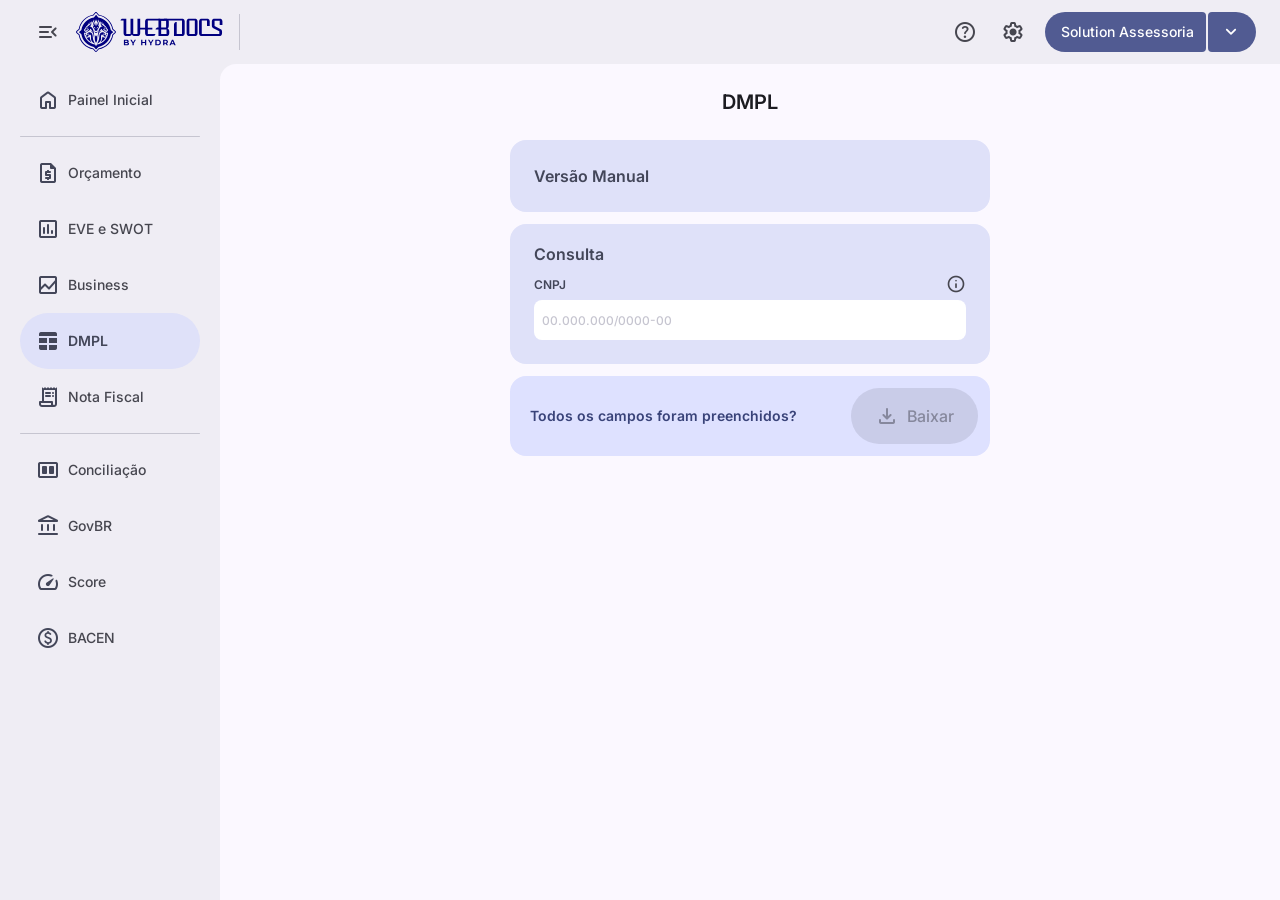
<file: documentos/dmpl/index.html>
<!DOCTYPE html>
<html>

<head>
    <title>DMPL | WebDOCs</title>

    <!-- SCRIPT -->
        <script>
            window.BASE_URL = location.hostname.includes('github.io')
                ? '/SistemaAssessoria/'
                : '/';

            document.write(`
                <!-- HEAD, FAVICON E ÍCONES -->
                    <script type="module" src="${window.BASE_URL}scripts/sistema/head.js"><\/script> 
                <!-- NAVDRAWER -->
                    <script type="module" src="${window.BASE_URL}scripts/sistema/navdrawer/main.js"><\/script>
                <!-- HEADER -->
                    <script type="module" src="${window.BASE_URL}scripts/sistema/header/main.js"><\/script>
                <!-- TOOLTIP -->
                    <script src="${window.BASE_URL}scripts/sistema/tooltip.js"><\/script>
                <!-- TEMA -->
                    <script src="${window.BASE_URL}scripts/sistema/tema.js"><\/script>
                    <script>(() => {if (localStorage.getItem('theme') === 'dark') {document.documentElement.setAttribute('data-theme', 'dark');}})();<\/script>
                
                <!-- SISTEMA -->
                    <link rel="stylesheet" href="${window.BASE_URL}estilos/sistema.css">

                <!-- CONSULTA -->
                    <script src="${window.BASE_URL}scripts/consulta.js"><\/script>

                <!-- EXPORTAÇÃO -->
                    <script src="${window.BASE_URL}scripts/exportacao/exportar.js"><\/script>
                    <script src="${window.BASE_URL}scripts/exportacao/impressao.js"><\/script>
                    <script src="${window.BASE_URL}scripts/exportacao/titulo.js"><\/script>

                <!-- FORMATAÇÃO -->
                    <script src="${window.BASE_URL}scripts/formatacao.js"><\/script>
            `);

            document.write(`
                <!-- ESTILOS -->
                    <link rel="stylesheet" href="${window.BASE_URL}estilos/documentos.css">
                    <link rel="stylesheet" href="./tabela.css">

                <!-- OPCIONAIS -->
                    <script src="${window.BASE_URL}scripts/hoje.js"><\/script>
            `)
        </script>

    <!-- MATERIAL WEB -->
        <link href="https://fonts.googleapis.com/css2?family=Roboto:wght@400;500;700&display=swap" rel="stylesheet">
        <script type="importmap">
            {"imports":{"@material/web/": "https://esm.run/@material/web/"}}
        </script>
        <script type="module">
            import '@material/web/all.js';
            import {styles as typescaleStyles} from '@material/web/typography/md-typescale-styles.js';
            document.adoptedStyleSheets.push(typescaleStyles.styleSheet);
        </script>
</head>

<body id="dmpl">
    <header id="header"></header>

    <div id="conteudo">
        <div id="navdrawer" class="expanded"></div>
        
        <div class="sistema-pagina expanded mono">

            <h1 class="mono">DMPL</h1>

            <div class="formularios">
                <div class="area-boxes mono">
                    <div class="base-box" id="box-manual">
                        <div class="h2-ativar" id="h2-versaomanual">
                            <h2>Versão Manual</h2>
                            <md-switch icons show-only-selected-icon id="i-versaomanual"></md-switch>
                        </div>
                        <div class="base-boxcampos" id="versaomanual" style="display: none;">
                            <div class="campo">
                                <div class="label">
                                    <label class="label-campo" for="i-cnpj">CNPJ</label>
                                    <span class="material-symbols-rounded tooltip" data-tooltip="Utilize somente números, pois o sistema irá pontuar automaticamente.">info</span>
                                </div>
                                <input class="input" id="i-cnpj" placeholder="00.000.000/0000-00">
                            </div>

                            <div class="campo">
                                <div class="label">
                                    <label class="label-campo" for="i-razaosocial">Razão Social</label>
                                </div>
                                <input class="input" id="i-razaosocial" placeholder="Nome da Empresa">
                            </div>

                            <div class="campo-duplo extragap">
                                <div class="campo">
                                    <div class="label">
                                        <label class="label-campo" for="i-abertura">Data de Abertura</label>
                                    </div>
                                    <input class="input" id="i-abertura" placeholder="dd/mm/aaaa">
                                </div>

                                <div class="campo">
                                    <div class="label">
                                        <label class="label-campo" for="i-capitalsocial">Capital Social</label>
                                    </div>
                                    <input class="input" id="i-capitalsocial" placeholder="R$ 10.000,00">
                                </div>
                            </div>

                            <div class="campo">
                                <div class="label">
                                    <label class="label-campo" for="i-porte">Porte</label>
                                </div>
                                <input class="input" id="i-porte" placeholder="Porte da Empresa">
                            </div>

                            <div class="campo">
                                <div class="label">
                                    <label class="label-campo" for="i-naturezajuridica">Natureza Jurídica</label>
                                </div>
                                <input class="input" id="i-naturezajuridica" placeholder="Natureza Jurídica">
                            </div>
                        </div>
                    </div>

                    <div class="base-box" id="consulta"></div>

                    <div class="base-box" id="resultado-consulta" style="display: none;"></div>
                </div>

                <div class="menu-inferior" id="menu-inferior"></div>
            </div>
        </div>
    </div>

    <div id="documento" style="display: none;">
        <div class="capa">
            <header>
                <img id="assessoria-logo">
            </header>

            <h1>DEMONSTRAÇÃO<br>DAS MUTAÇÕES<br>DO PATRIMÔNIO<br>LÍQUIDO (DMPL)</h1>

            <footer>
                EMITIDO EM <span id="dia">[DIA]</span> DE <span id="mes">[MÊS]</span> DE <span id="ano1">[ANO]</span>
            </footer>
        </div>

        <div class="pagina" id="pagina1">
            <header></header>

            <div class="conteudo-doc">
                <section>
                    <h1>CLIENTE</h1>
                    <p>CNPJ: <span id="cnpj">[CNPJ]</span></p>
                    <p>Razão Social: <span id="razaosocial">[RAZÃO SOCIAL]</span></p>
                </section>
                
                <section>
                    <h1>INFORMAÇÕES DA EMPRESA</h1>
                    <p>Data de Abertura: <span id="abertura">[DATA DE ABERTURA]</span></p>
                    <p>Porte: <span id="porte">[PORTE]</span></p>
                    <p>Natureza Jurídica: <span id="naturezajuridica">[NATUREZA JURÍDICA]</span></p>
                </section>

                <div class="pagina-divisoria"></div>

                <section>
                    <h1>ANÁLISES FINANCEIRAS</h1>

                    <table>
                        <tbody><tr>
                            <th class="tabela-esquerda">DADOS DO<br>PATRIMÔNIO</th>
                            <th>CAPITAL<br>SOCIAL</th>
                            <th>RESERVA<br>LEGAL</th>
                            <th>FUNDOS<br>ESPECIAIS</th>
                        </tr>
                        <tr>
                            <td class="tabela-subtitulos">Saldo no Início<br>do Período</td>
                            <td><span id="capitalsocial">[CAPITAL SOCIAL]</span></td>
                            <td>R$ 25.987,40</td>
                            <td>R$ 0,00</td>
                        </tr>
                        <tr>
                            <td class="tabela-subtitulos">Ajuste de Exercícios<br>Anteriores</td>
                            <td>R$ 80.400,00</td>
                            <td>R$ 63,039.00</td>
                            <td>R$ 15.945,12</td>
                        </tr>
                        <tr>
                            <td class="tabela-subtitulos">Saldo Inicial Ajustado</td>
                            <td>R$ 35.200,00</td>
                            <td>R$ 14.800,00</td>
                            <td>R$ 0,00</td>
                        </tr>
                        <tr>
                            <td class="tabela-subtitulos">Realização de Reservas</td>
                            <td>R$ 0,00</td>
                            <td>R$ 2.000,00</td>
                            <td>R$ 0,00</td>
                        </tr>
                        <tr>
                            <td class="tabela-subtitulos">Aumento/Redução<br>do Capital Social</td>
                            <td>R$ 0,00</td>
                            <td>R$ 35.008,88</td>
                            <td>R$ 0,00</td>
                        </tr>
                    </tbody></table>
                </section>
            </div>

            <div id="selo">
                SELO DE<br>AUTENTICAÇÃO
                <div id="selo-qr">
                    <div id="qr-logo">
                        <img id="selo-logo">
                    </div>
                    <img id="selo-qr-code">
                </div>
            </div>

            <footer class="footer-direita">1</footer>
        </div>

        <div class="contracapa">
            <img id="assessoria-logo-branca">
            <footer>
                AGRADECEMOS A PREFERÊNCIA
            </footer>
        </div>
    </div>
</body>

</html>
</file>
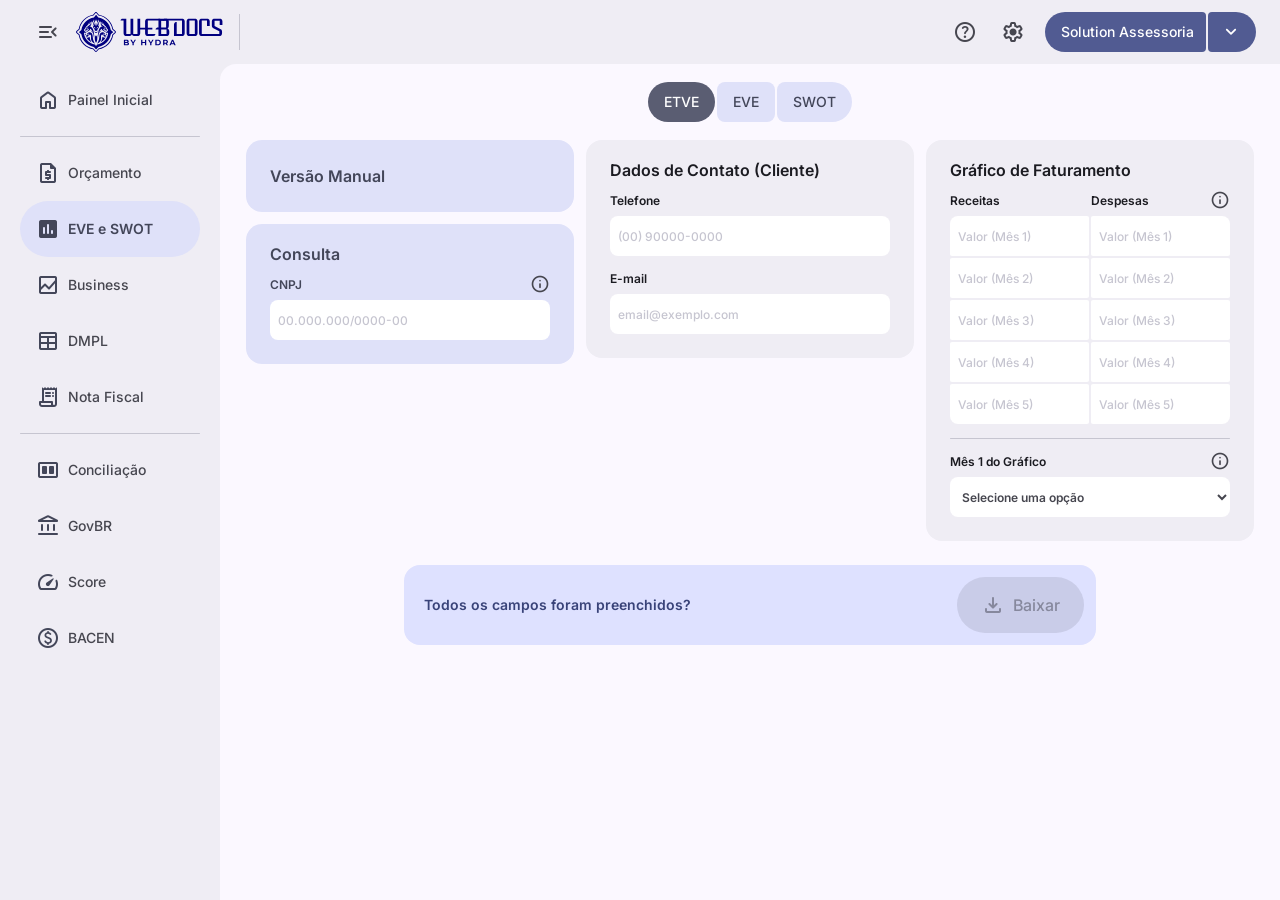
<file: documentos/eve/index.html>
<!DOCTYPE html>
<html>

<head>
    <title>EVE e SWOT | WebDOCs</title>

    <!-- SCRIPT -->
        <script>
            window.BASE_URL = location.hostname.includes('github.io')
                ? '/SistemaAssessoria/'
                : '/';

            document.write(`
                <!-- HEAD, FAVICON E ÍCONES -->
                    <script type="module" src="${window.BASE_URL}scripts/sistema/head.js"><\/script> 
                <!-- NAVDRAWER -->
                    <script type="module" src="${window.BASE_URL}scripts/sistema/navdrawer/main.js"><\/script>
                <!-- HEADER -->
                    <script type="module" src="${window.BASE_URL}scripts/sistema/header/main.js"><\/script>
                <!-- TOOLTIP -->
                    <script src="${window.BASE_URL}scripts/sistema/tooltip.js"><\/script>
                <!-- TEMA -->
                    <script src="${window.BASE_URL}scripts/sistema/tema.js"><\/script>
                    <script>(() => {if (localStorage.getItem('theme') === 'dark') {document.documentElement.setAttribute('data-theme', 'dark');}})();<\/script>
                
                <!-- SISTEMA -->
                    <link rel="stylesheet" href="${window.BASE_URL}estilos/sistema.css">

                <!-- CONSULTA -->
                    <script src="${window.BASE_URL}scripts/consulta.js"><\/script>

                <!-- EXPORTAÇÃO -->
                    <script src="${window.BASE_URL}scripts/exportacao/exportar.js"><\/script>
                    <script src="${window.BASE_URL}scripts/exportacao/impressao.js"><\/script>

                <!-- FORMATAÇÃO -->
                    <script src="${window.BASE_URL}scripts/formatacao.js"><\/script>
            `);

            document.write(`
                <!-- ESTILOS -->
                    <link rel="stylesheet" href="${window.BASE_URL}estilos/documentos.css">

                <!-- OPCIONAIS -->
                    <script src="${window.BASE_URL}scripts/hoje.js"><\/script>

                <!-- GRÁFICO -->
                    <script src="${window.BASE_URL}scripts/grafico.js"><\/script>
                    <script src="${window.BASE_URL}scripts/grafico-mes.js"><\/script>

                <!-- PERSONALIZADO -->
                    <script src="./inputs.js"><\/script>
                    <script src="./tipo-export.js"><\/script>
            `)
        </script>

    <!-- MATERIAL WEB -->
        <link href="https://fonts.googleapis.com/css2?family=Roboto:wght@400;500;700&display=swap" rel="stylesheet">
        <script type="importmap">
            {"imports":{"@material/web/": "https://esm.run/@material/web/"}}
        </script>
        <script type="module">
            import '@material/web/all.js';
            import {styles as typescaleStyles} from '@material/web/typography/md-typescale-styles.js';
            document.adoptedStyleSheets.push(typescaleStyles.styleSheet);
        </script>
</head>

<body id="eve">
    <header id="header"></header>

    <div id="conteudo">
        <div id="navdrawer" class="expanded"></div>
        
        <div class="sistema-pagina expanded">

            <div class="segmented-button h1">
                <input type="radio" name="tipo-doc" id="tipo-etve" value="etve" checked>
                    <label class="left" for="tipo-etve">
                        ETVE
                    </label>
                <input type="radio" name="tipo-doc" id="tipo-eve" value="eve">
                    <label class="center" for="tipo-eve">
                        EVE
                    </label>
                <input type="radio" name="tipo-doc" id="tipo-swot" value="swot">
                    <label class="right" for="tipo-swot">
                        SWOT
                    </label>
            </div>
            
            <div class="formularios">
                <div class="area-boxes grid3">

                    <div class="box-coluna">
                        <div class="base-box" id="box-manual">
                            <div class="h2-ativar" id="h2-versaomanual">
                                <h2>Versão Manual</h2>
                                <md-switch icons show-only-selected-icon id="i-versaomanual"></md-switch>
                            </div>
                            <div class="base-boxcampos" id="versaomanual" style="display: none;">
                                <div class="campo">
                                    <div class="label">
                                        <label class="label-campo" for="i-cnpj">CNPJ</label>
                                        <span class="material-symbols-rounded tooltip" data-tooltip="Utilize somente números, pois o sistema irá pontuar automaticamente.">info</span>
                                    </div>
                                    <input class="input" id="i-cnpj" placeholder="00.000.000/0000-00">
                                </div>

                                <div class="campo">
                                    <div class="label">
                                        <label class="label-campo" for="i-razaosocial">Razão Social</label>
                                    </div>
                                    <input class="input" id="i-razaosocial" placeholder="Nome da Empresa">
                                </div>

                                <div class="campo-duplo extragap">
                                    <div class="campo">
                                        <div class="label">
                                            <label class="label-campo" for="i-abertura">Data de Abertura</label>
                                        </div>
                                        <input class="input" id="i-abertura" placeholder="dd/mm/aaaa">
                                    </div>

                                    <div class="campo">
                                        <div class="label">
                                            <label class="label-campo" for="i-capitalsocial">Capital Social</label>
                                        </div>
                                        <input class="input" id="i-capitalsocial" placeholder="R$ 10.000,00">
                                    </div>
                                </div>

                                <div class="campo">
                                    <div class="label">
                                        <label class="label-campo" for="i-porte">Porte</label>
                                    </div>
                                    <input class="input" id="i-porte" placeholder="Porte da Empresa">
                                </div>

                                <div class="campo">
                                    <div class="label">
                                        <label class="label-campo" for="i-naturezajuridica">Natureza Jurídica</label>
                                    </div>
                                    <input class="input" id="i-naturezajuridica" placeholder="Natureza Jurídica">
                                </div>

                                <div class="campo">
                                    <div class="label">
                                        <label class="label-campo" for="i-endereco">Endereço</label>
                                    </div>
                                    <input class="input" id="i-endereco" placeholder="Logradouro, nº - Bairro, Cidade - UF, CEP">
                                </div>

                                <div class="campo">
                                    <div class="label">
                                        <label class="label-campo" for="i-atividade">Atividade (CNAES)</label>
                                    </div>
                                    <input class="input" id="i-atividade" placeholder="00.00-0-00 - Atividade">
                                </div>
                            </div>
                        </div>

                        <div class="base-box" id="consulta"></div>
                        <div class="base-box" id="resultado-consulta" style="display: none;"></div>
                    </div>
                    
                    <div class="box-linha">
                        <div class="base-box">

                            <h2>Dados de Contato (Cliente)</h2>

                            <div class="base-boxcampos">
                                <div class="campo">
                                    <div class="label">
                                        <label class="label-campo" for="i-telefone">Telefone</label>
                                    </div>
                                    <input class="input" id="i-telefone" placeholder="(00) 90000-0000">
                                </div>

                                <div class="campo">
                                    <div class="label">
                                        <label class="label-campo" for="i-email">E-mail</label>
                                    </div>
                                    <input class="input" id="i-email" placeholder="email@exemplo.com">
                                </div>
                            </div>
                        </div>

                        <div class="base-box">

                            <h2>Gráfico de Faturamento</h2>

                            <div class="base-boxcampos">
                                <div class="campo-duplo">
                                    <div class="campo">
                                        <div class="label">
                                            <label class="label-campo receita" for="i-receita1">Receitas</label>
                                        </div>
                                        <input class="input top-left" id="i-receita1" placeholder="Valor (Mês 1)">
                                    </div>
                                    <div class="campo">
                                        <div class="label">
                                            <label class="label-campo despesa" for="i-despesa1">Despesas</label>
                                            <span class="material-symbols-rounded tooltip" data-tooltip="Informe somente números, vírgulas e pontos (não inclua os símbolos R$).">info</span>
                                        </div>
                                        <input class="input top-right" id="i-despesa1" placeholder="Valor (Mês 1)">
                                    </div>
                                </div>

                                <div class="campo-duplo">
                                    <div class="campo grupo">
                                        <input class="input center" id="i-receita2" placeholder="Valor (Mês 2)">
                                    </div>
                                    <div class="campo grupo">
                                        <input class="input center" id="i-despesa2" placeholder="Valor (Mês 2)">
                                    </div>
                                </div>

                                <div class="campo-duplo">
                                    <div class="campo grupo">
                                        <input class="input center" id="i-receita3" placeholder="Valor (Mês 3)">
                                    </div>
                                    <div class="campo grupo">
                                        <input class="input center" id="i-despesa3" placeholder="Valor (Mês 3)">
                                    </div>
                                </div>

                                <div class="campo-duplo">
                                    <div class="campo grupo">
                                        <input class="input center" id="i-receita4" placeholder="Valor (Mês 4)">
                                    </div>
                                    <div class="campo grupo">

                                        <input class="input center" id="i-despesa4" placeholder="Valor (Mês 4)">
                                    </div>
                                </div>

                                <div class="campo-duplo">
                                    <div class="campo grupo">
                                        <input class="input bot-left" id="i-receita5" placeholder="Valor (Mês 5)">
                                    </div>
                                    <div class="campo grupo">
                                        <input class="input bot-right" id="i-despesa5" placeholder="Valor (Mês 5)">
                                    </div>
                                </div>

                                <div class="campos-divisoria" id="calculo-div" style="display: none;"></div>

                                <div class="campo" id="calculos-resultados" style="display: none;">
                                    <div class="label">
                                        <div class="label-campo">Dados da Empresa</div>
                                    </div>
                                    <div class="campo-texto">
                                        <p id="calculo-grafico">
                                            Receita Total (Anual): R$ <span id="receita-anual"></span>
                                            <br>
                                            Despesa Total (Anual): R$ <span id="despesa-anual"></span>
                                            <br>
                                            Lucro Anual Estimado: R$ <span id="lucro-anual"></span>
                                            <br>
                                            VPL: R$ <span id="calculo-vpl"></span>
                                        </p>
                                    </div>
                                </div>

                                <div class="campos-divisoria"></div>

                                <div class="campo">
                                    <div class="label">
                                        <label class="label-campo" for="select-mes">Mês 1 do Gráfico</label>
                                        <span class="material-symbols-rounded tooltip" data-tooltip="É o mês de referência para o gráfico (inicia a partir do mês informado).">info</span>
                                    </div>
                                    <select id="select-mes">
                                        <option value="[MÊS 01]" disabled="" selected="">Selecione uma opção</option>
                                        <option value="Janeiro">Janeiro</option>
                                        <option value="Fevereiro">Fevereiro</option>
                                        <option value="Março">Março</option>
                                        <option value="Abril">Abril</option>
                                        <option value="Maio">Maio</option>
                                        <option value="Junho">Junho</option>
                                        <option value="Julho">Julho</option>
                                        <option value="Agosto">Agosto</option>
                                        <option value="Setembro">Setembro</option>
                                        <option value="Outubro">Outubro</option>
                                        <option value="Novembro">Novembro</option>
                                        <option value="Dezembro">Dezembro</option>
                                    </select>
                                </div>
                            </div>
                        </div>
                    </div>
                    
                </div>

                <div class="menu-inferior" id="menu-inferior"></div>
            </div>
        </div>
    </div>
    
    <div id="documento" style="display: none;">
        <div class="capa">
            <header>
                <img id="assessoria-logo">
            </header>

            <h1 id="titulo-documento">ESTUDO<br>TÉCNICO DE<br>VIABILIDADE<br>ECONÔMICA</h1>

            <footer>
                EMITIDO EM <span id="dia">[DIA]</span> DE <span id="mes">[MÊS]</span> DE <span id="ano1">[ANO]</span>
            </footer>
        </div>
        <div class="pagina" id="pagina1">
            <header></header>

            <div class="conteudo-doc">
                <section>
                    <h1>CLIENTE</h1>
                    <p>CNPJ: <span id="cnpj">[CNPJ]</span></p>
                    <p>Razão Social: <span id="razaosocial">[RAZÃO SOCIAL]</span></p>
                </section>
                
                <section>
                    <h1>INFORMAÇÕES DA EMPRESA</h1>
                    <p>Data de Abertura: <span id="abertura">[DATA DE ABERTURA]</span></p>
                    <p>Porte: <span id="porte">[PORTE]</span></p>
                    <p>Natureza Jurídica: <span id="naturezajuridica">[NATUREZA JURÍDICA]</span></p>
                    <p>Capital Social: <span id="capitalsocial">[CAPITAL SOCIAL]</span></p>
                    <p>Endereço: <span id="endereco">[ENDEREÇO]</span></p>
                    <p>Atividade (CNAES): <span id="atividade">[ATIVIDADE]</span></p>
                </section>

                <section>
                    <h1>DADOS DE CONTATO</h1>
                    <p>Telefone: <span id="telefone">[TELEFONE]</span></p>
                    <p>E-mail: <span id="email">[E-MAIL]</span></p>
                </section>

                <section>
                    <h1>FATURAMENTO DA EMPRESA</h1>
                    <div id="grafico">
                        <div id="grafico-header">
                            <div class="header-legenda">
                                <div class="bloco-receita"></div>
                                <div class="legenda">RECEITAS</div>
                            </div>
                            <div class="header-legenda">
                                <div class="bloco-despesa"></div>
                                <div class="legenda">DESPESAS</div>
                            </div>
                        </div>
                        <div id="grafico-colunas">
                            <div id="grafico-valores">
                                <div class="gfc-valor" id="gfc-1">0,00</div>
                                <div class="gfc-valor" id="gfc-2">0,00</div>
                                <div class="gfc-valor" id="gfc-3">0,00</div>
                                <div class="gfc-valor" id="gfc-4">0,00</div>
                                <div class="gfc-valor">R$ 0,00</div>
                            </div>
                            <div class="gfc-coluna" id="coluna-mes1">
                                <div class="coluna-receita" id="receita1"></div>
                                <div class="coluna-despesa" id="despesa1"></div>
                            </div>
                            <div class="gfc-coluna" id="coluna-mes2">
                                <div class="coluna-receita" id="receita2"></div>
                                <div class="coluna-despesa" id="despesa2"></div>
                            </div>
                            <div class="gfc-coluna" id="coluna-mes3">
                                <div class="coluna-receita" id="receita3"></div>
                                <div class="coluna-despesa" id="despesa3"></div>
                            </div>
                            <div class="gfc-coluna" id="coluna-mes4">
                                <div class="coluna-receita" id="receita4"></div>
                                <div class="coluna-despesa" id="despesa4"></div>
                            </div>
                            <div class="gfc-coluna" id="coluna-mes5">
                                <div class="coluna-receita" id="receita5"></div>
                                <div class="coluna-despesa" id="despesa5"></div>
                            </div>
                        </div>
                        <div id="grafico-footer">
                            <div class="gfc-footer"></div>
                            <div class="gfc-footer" id="mes1">[MÊS 1]</div>
                            <div class="gfc-footer" id="mes2">[MÊS 2]</div>
                            <div class="gfc-footer" id="mes3">[MÊS 3]</div>
                            <div class="gfc-footer" id="mes4">[MÊS 4]</div>
                            <div class="gfc-footer" id="mes5">[MÊS 5]</div>
                        </div>
                    </div>
                </section>
            </div>

            <footer class="footer-direita">1</footer>
        </div>
        <div class="pagina" id="pagina2">
            <header></header>
            
            <div class="conteudo-doc">
                <section>
                    <h1>ANÁLISE DE INDICADORES</h1>
                    <p>Valor Presente Líquido (VPL): <span>R$ <span id="vpl">[VPL]</span></span></p>
                    <p>Taxa Interna de Retorno (TIR): <span>3,00%</span></p>
                    <p>Payback (Retorno de Capital): <span>5,00%</span></p>
                </section>

                <div class="pagina-divisoria"></div>

                <section>
                    <h1>RESULTADOS GERAIS DO ESTUDO</h1>
                    <p>Status do VPL: <span>Positivo</span></p>
                    <p>Análise do TIR: <span>Maior que a taxa de desconto.</span></p>
                    <p>Resumo: <span>Os investimentos podem ser aprovados e concluídos com sucesso.</span></p>
                    <p id="analise">Análise Completa:<br>
                        <span>Com base na meticulosa análise realizada, destaco com satisfação que identificamos um Valor Presente Líquido (VPL) positivo, sinalizando claramente a viabilidade econômica do investimento em questão. Ao mesmo tempo, a Taxa Interna de Retorno (TIR) mantém-se consistentemente acima da taxa de desconto aplicada, reforçando a atratividade financeira deste empreendimento.
                        Esses indicadores favoráveis respaldam a conclusão de que a iniciativa de investir no desenvolvimento da empresa é não apenas sustentável, mas também promissora. A implementação iminente deste investimento tem o potencial não apenas de gerar retornos significativos, mas também de impulsionar consideravelmente o valor intrínseco da sua empresa.</span>
                    </p>
                </section>
            </div>

            <div id="selo">
                SELO DE<br>AUTENTICAÇÃO
                <div id="selo-qr">
                    <div id="qr-logo">
                        <img id="selo-logo">
                    </div>
                    <img id="selo-qr-code">
                </div>
            </div>

            <footer class="footer-esquerda">2</footer>
        </div>
        <div class="contracapa">
            <img id="assessoria-logo-branca">
            <footer>
                AGRADECEMOS A PREFERÊNCIA
            </footer>
        </div>
    </div>
</body>

</html>
</file>
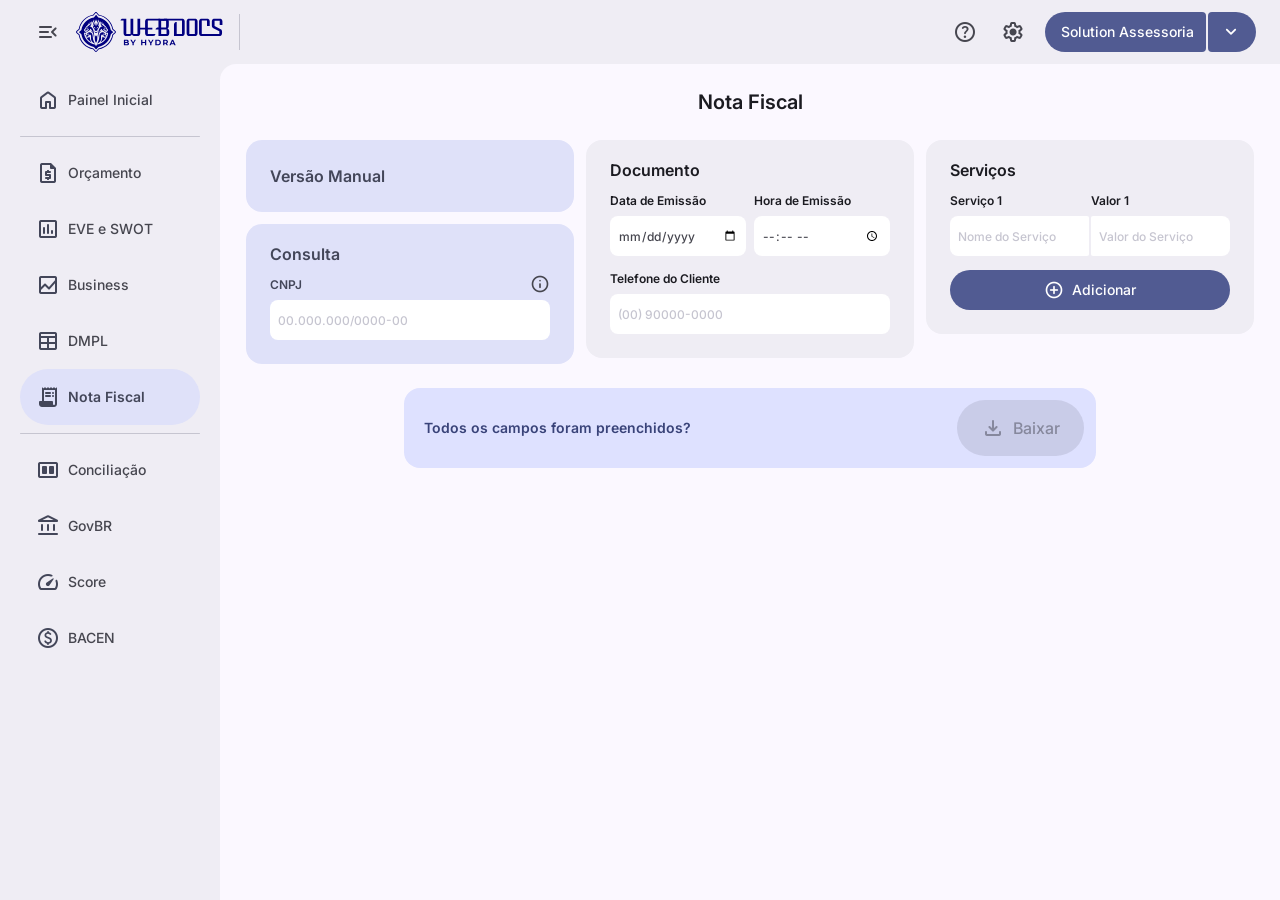
<file: documentos/notafiscal/index.html>
<!DOCTYPE html>
<html>

<head>
    <title>Nota Fiscal | WebDOCs</title>

    <!-- SCRIPT -->
        <script>
            window.BASE_URL = location.hostname.includes('github.io')
                ? '/SistemaAssessoria/'
                : '/';

            document.write(`
                <!-- HEAD, FAVICON E ÍCONES -->
                    <script type="module" src="${window.BASE_URL}scripts/sistema/head.js"><\/script> 
                <!-- NAVDRAWER -->
                    <script type="module" src="${window.BASE_URL}scripts/sistema/navdrawer/main.js"><\/script>
                <!-- HEADER -->
                    <script type="module" src="${window.BASE_URL}scripts/sistema/header/main.js"><\/script>
                <!-- TOOLTIP -->
                    <script src="${window.BASE_URL}scripts/sistema/tooltip.js"><\/script>
                <!-- TEMA -->
                    <script src="${window.BASE_URL}scripts/sistema/tema.js"><\/script>
                    <script>(() => {if (localStorage.getItem('theme') === 'dark') {document.documentElement.setAttribute('data-theme', 'dark');}})();<\/script>
                
                <!-- SISTEMA -->
                    <link rel="stylesheet" href="${window.BASE_URL}estilos/sistema.css">

                <!-- CONSULTA -->
                    <script src="${window.BASE_URL}scripts/consulta.js"><\/script>

                <!-- EXPORTAÇÃO -->
                    <script src="${window.BASE_URL}scripts/exportacao/exportar.js"><\/script>
                    <script src="${window.BASE_URL}scripts/exportacao/impressao.js"><\/script>
                    <script src="${window.BASE_URL}scripts/exportacao/titulo.js"><\/script>

                <!-- FORMATAÇÃO -->
                    <script src="${window.BASE_URL}scripts/formatacao.js"><\/script>
            `);

            document.write(`
                <!-- ESTILOS -->
                    <link rel="stylesheet" href="./notafiscal.css">

                <!-- PERSONALIZADO -->
                    <script src="./inputs.js"><\/script>

                    <script src="./scripts/chavedeacesso.js"><\/script>
                    <script src="./scripts/numeronota.js"><\/script>
                    <script src="./scripts/produto.js"><\/script>
                    <script src="./scripts/protocolo.js"><\/script>
                    <script src="./scripts/segundos.js"><\/script>
                    <script src="./scripts/servicos.js"><\/script>
            `)
        </script>

    <!-- MATERIAL WEB -->
        <link href="https://fonts.googleapis.com/css2?family=Roboto:wght@400;500;700&display=swap" rel="stylesheet">
        <script type="importmap">
            {"imports":{"@material/web/": "https://esm.run/@material/web/"}}
        </script>
        <script type="module">
            import '@material/web/all.js';
            import {styles as typescaleStyles} from '@material/web/typography/md-typescale-styles.js';
            document.adoptedStyleSheets.push(typescaleStyles.styleSheet);
        </script>
</head>

<body id="notafiscal">
    <header id="header"></header>

    <div id="conteudo">
        <div id="navdrawer" class="expanded"></div>
        
        <div class="sistema-pagina expanded">

            <h1>Nota Fiscal</h1>
            
            <div class="formularios">
                <div class="area-boxes grid3">
                    <div class="box-coluna">
                        <div class="base-box" id="box-manual">
                            <div class="h2-ativar" id="h2-versaomanual">
                                <h2>Versão Manual</h2>
                                <md-switch icons show-only-selected-icon id="i-versaomanual"></md-switch>
                            </div>
                            <div class="base-boxcampos" id="versaomanual" style="display: none;">
                                <div class="campo">
                                    <div class="label">
                                        <label class="label-campo" for="i-cnpj">CNPJ</label>
                                        <span class="material-symbols-rounded tooltip" data-tooltip="Utilize somente números, pois o sistema irá pontuar automaticamente.">info</span>
                                    </div>
                                    <input class="input" id="i-cnpj" placeholder="00.000.000/0000-00">
                                </div>
                                
                                <div class="campo">
                                    <div class="label">
                                        <label class="label-campo" for="i-razaosocial">Razão Social</label>
                                    </div>
                                    <input class="input" id="i-razaosocial" placeholder="Nome da Empresa">
                                </div>

                                <div class="campo-duplo extragap">
                                    <div class="campo">
                                        <div class="label">
                                            <label class="label-campo" for="i-logradouro">Logradouro</label>
                                        </div>
                                        <input class="input" id="i-logradouro" placeholder="Rua, Avenida, Travessa...">
                                    </div>

                                    <div class="campo">
                                        <div class="label">
                                            <label class="label-campo" for="i-numero">Número</label>
                                            <span class="material-symbols-rounded tooltip" data-tooltip="Utilize somente números.">info</span>
                                        </div>
                                        <input class="input" id="i-numero" placeholder="Nº (00)">
                                    </div>
                                </div>

                                <div class="campo-duplo extragap">
                                    <div class="campo">
                                        <div class="label">
                                            <label class="label-campo" for="i-bairro">Bairro</label>
                                        </div>
                                        <input class="input" id="i-bairro" placeholder="Bairro">
                                    </div>

                                    <div class="campo">
                                        <div class="label">
                                            <label class="label-campo" for="i-cidade">Cidade</label>
                                        </div>
                                        <input class="input" id="i-cidade" placeholder="Cidade">
                                    </div>
                                </div>

                                <div class="campo">
                                    <div class="label">
                                        <label class="label-campo" for="i-estado">Estado/UF</label>
                                    </div>
                                    <select id="i-estado" name="estado">
                                        <option value="" disabled="" selected="">Selecione um estado</option>

                                        <option value="AC">AC - Acre</option>
                                        <option value="AL">AL - Alagoas</option>
                                        <option value="AP">AP - Amapá</option>
                                        <option value="AM">AM - Amazonas</option>
                                        <option value="BA">BA - Bahia</option>
                                        <option value="CE">CE - Ceará</option>
                                        <option value="DF">DF - Distrito Federal</option>
                                        <option value="ES">ES - Espírito Santo</option>
                                        <option value="GO">GO - Goiás</option>
                                        <option value="MA">MA - Maranhão</option>
                                        <option value="MT">MT - Mato Grosso</option>
                                        <option value="MS">MS - Mato Grosso do Sul</option>
                                        <option value="MG">MG - Minas Gerais</option>
                                        <option value="PA">PA - Pará</option>
                                        <option value="PB">PB - Paraíba</option>
                                        <option value="PR">PR - Paraná</option>
                                        <option value="PE">PE - Pernambuco</option>
                                        <option value="PI">PI - Piauí</option>
                                        <option value="RJ">RJ - Rio de Janeiro</option>
                                        <option value="RN">RN - Rio Grande do Norte</option>
                                        <option value="RS">RS - Rio Grande do Sul</option>
                                        <option value="RO">RO - Rondônia</option>
                                        <option value="RR">RR - Roraima</option>
                                        <option value="SC">SC - Santa Catarina</option>
                                        <option value="SP">SP - São Paulo</option>
                                        <option value="SE">SE - Sergipe</option>
                                        <option value="TO">TO - Tocantins</option>
                                    </select>
                                </div>

                                <div class="campo">
                                    <div class="label">
                                        <label class="label-campo" for="i-cep">CEP</label>
                                        <span class="material-symbols-rounded tooltip" data-tooltip="Utilize somente números.">info</span>
                                    </div>
                                    <input class="input" id="i-cep" placeholder="00.000-000">
                                </div>
                            </div>
                        </div>

                        <div class="base-box" id="consulta"></div>

                        <div class="base-box" id="resultado-consulta" style="display: none;"></div>
                    </div>

                    <div class="box-linha">
                        <div class="base-box">
                            <h2>Documento</h2>
                            <div class="base-boxcampos">
                                <div class="campo-duplo extragap">
                                    <div class="campo">
                                        <div class="label">
                                            <label class="label-campo" for="i-data">Data de Emissão</label>
                                        </div>
                                        <input class="input" id="i-data" placeholder="00/00/0000" type="date">
                                    </div>

                                    <div class="campo">
                                        <div class="label">
                                            <label class="label-campo" for="i-hora">Hora de Emissão</label>
                                        </div>                            
                                        <input class="input" id="i-hora" placeholder="00:00" type="time">
                                    </div>
                                </div>
                                
                                <div class="campo">
                                    <div class="label">
                                        <label class="label-campo" for="i-telefone">Telefone do Cliente</label>
                                    </div>
                                    <input class="input" id="i-telefone" placeholder="(00) 90000-0000" type="tel">
                                </div>

                            </div>
                        </div>

                        <div class="base-box">
                            <h2>Serviços</h2>
                            <div class="base-boxcampos">

                                <div class="campo-duplo" id="c-servico1">
                                    <div class="campo">
                                        <div class="label">
                                            <label class="label-campo" for="i-servico1">Serviço 1</label>
                                        </div>
                                        <input class="input left" id="i-servico1" placeholder="Nome do Serviço">
                                    </div>
                                    <div class="campo">
                                        <div class="label">
                                            <label class="label-campo" for="i-valor1">Valor 1</label>
                                        </div>
                                        <input class="input right" id="i-valor1" placeholder="Valor do Serviço">
                                    </div>
                                </div>

                                <div class="campo-duplo" id="c-servico2" style="display: none;">
                                    <div class="campo">
                                        <div class="label">
                                            <label class="label-campo" for="i-servico2">Serviço 2</label>
                                        </div>
                                        <input class="input left" id="i-servico2" placeholder="Nome do Serviço">
                                    </div>
                                    <div class="campo">
                                        <div class="label">
                                            <label class="label-campo" for="i-valor2">Valor 2</label>
                                        </div>
                                        <input class="input right" id="i-valor2" placeholder="Valor do Serviço">
                                    </div>
                                </div>

                                <div class="campo-duplo" id="c-servico3" style="display: none;">
                                    <div class="campo">
                                        <div class="label">
                                            <label class="label-campo" for="i-servico3">Serviço 3</label>
                                        </div>
                                        <input class="input left" id="i-servico3" placeholder="Nome do Serviço">
                                    </div>
                                    <div class="campo">
                                        <div class="label">
                                            <label class="label-campo" for="i-valor3">Valor 3</label>
                                        </div>
                                        <input class="input right" id="i-valor3" placeholder="Valor do Serviço">
                                    </div>
                                </div>

                                <div class="campo-duplo" id="c-servico4" style="display: none;">
                                    <div class="campo">
                                        <div class="label">
                                            <label class="label-campo" for="i-servico4">Serviço 4</label>
                                        </div>
                                        <input class="input left" id="i-servico4" placeholder="Nome do Serviço">
                                    </div>
                                    <div class="campo">
                                        <div class="label">
                                            <label class="label-campo" for="i-valor4">Valor 4</label>
                                        </div>
                                        <input class="input right" id="i-valor4" placeholder="Valor do Serviço">
                                    </div>
                                </div>

                                <div class="campo-duplo" id="c-servico5" style="display: none;">
                                    <div class="campo">
                                        <div class="label">
                                            <label class="label-campo" for="i-servico5">Serviço 5</label>
                                        </div>
                                        <input class="input left" id="i-servico5" placeholder="Nome do Serviço">
                                    </div>
                                    <div class="campo">
                                        <div class="label">
                                            <label class="label-campo" for="i-valor5">Valor 5</label>
                                        </div>
                                        <input class="input right" id="i-valor5" placeholder="Valor do Serviço">
                                    </div>
                                </div>

                                <div class="campo-duplo" id="c-servico6" style="display: none;">
                                    <div class="campo">
                                        <div class="label">
                                            <label class="label-campo" for="i-servico6">Serviço 6</label>
                                        </div>
                                        <input class="input left" id="i-servico6" placeholder="Nome do Serviço">
                                    </div>
                                    <div class="campo">
                                        <div class="label">
                                            <label class="label-campo" for="i-valor6">Valor 6</label>
                                        </div>
                                        <input class="input right" id="i-valor6" placeholder="Valor do Serviço">
                                    </div>
                                </div>

                                <div class="campo-duplo" id="c-servico7" style="display: none;">
                                    <div class="campo">
                                        <div class="label">
                                            <label class="label-campo" for="i-servico7">Serviço 7</label>
                                        </div>
                                        <input class="input left" id="i-servico7" placeholder="Nome do Serviço">
                                    </div>
                                    <div class="campo">
                                        <div class="label">
                                            <label class="label-campo" for="i-valor7">Valor 7</label>
                                        </div>
                                        <input class="input right" id="i-valor7" placeholder="Valor do Serviço">
                                    </div>
                                </div>

                                <button class="filled" id="adicionar">
                                    <span class="material-symbols-rounded" id="icone-adicionar">add_circle</span>
                                    <span id="texto-adicionar">Adicionar</span>
                                </button>
                            </div>
                        </div>
                    </div>
                </div>
                
                <div class="menu-inferior" id="menu-inferior"></div>
            </div>
            
        </div>
    </div>

    <div id="documento" style="display: none;">
        <div class="pagina" id="pagina1">
            <div class="nota">
                <div id="destacavel">
                    <div class="destacavel-left">
                        <div class="celula" style="width: 468px">
                            <div class="nota-label">RECEBEMOS OS PRODUTOS CONSTANTES NA NOTA FISCAL INDICADA ABAIXO</div>
                            <p></p>
                        </div>
                        <div class="linha" style="margin-top: -1px">
                            <div class="celula" style="width: 111px">
                                <div class="nota-label">DATA DE RECEBIMENTO</div>
                                <p></p>
                            </div>
                            <div class="celula" style="width: 354px; margin-left: -1px">
                                <div class="nota-label">IDENTIFICAÇÃO E ASSINATURA DO RECEBEDOR</div>
                                <p></p>
                            </div>
                        </div>
                    </div>
                    <div class="celula" style="width: 91px; height: 39px; margin-left: -1px; padding-left: 0px; gap: 0px">
                        <div style="text-align: center; font-size: 5px; line-height: 4px; margin-bottom: 9px;">NF-e</div>
                        <div style="text-align: center; font-size: 9px; line-height: 7px; margin-bottom: 7px;">Nº <span id="numero-nota1">71944656</span></div>
                        <div style="text-align: center; font-size: 9px; line-height: 7px;">SÉRIE 1</div>
                    </div>
                </div>
                <div class="linha-destacavel"></div>
                <div id="nota-parte1">
                    <div class="parte1">
                        <div id="celula-assessoria">
                            <img id="assessoria-logo" alt="LogoAssessoria" style="height: 48px; margin-bottom: 0px; margin-top: 0px;">
                            <p class="assessoria-nome"></p>
                            <p><span class="assessoria-logradouro"></span>, <span class="assessoria-numero"></span></p>
                            <p><span class="assessoria-bairro"></span>, <span class="assessoria-cidade"></span> - <span class="assessoria-uf"></span></p>
                            <p class="assessoria-email"></p>
                        </div>
                        <div id="celula-danfe" style="margin-left: -1px;">
                            <div style="margin-top: 3px; text-align: center; font-size: 7px; line-height: 5px;">DANFE</div>
                            <div style="margin-top: 7px; text-align: center; line-height: 6px;">DOCUMENTO AUXILIAR<br>DE NOTA FISCAL<br>ELETRÔNICA</div>
                            <div id="danfe-infos">
                                <div style="margin-top: 2px">
                                    <p>0 - ENTRADA</p>
                                    <p style="margin-top: 5px;">1 - SAÍDA</p>
                                </div>
                                <div id="danfe-square">1</div>
                            </div>
                            <div id="danfe-outros">
                                <div>Nº <span id="numero-nota2">71944656</span></div>
                                <div>SÉRIE 1</div>
                                <div style="margin-top: 4px;">PÁGINA 1 DE 1</div>
                            </div>
                        </div>
                        <div class="parte1-linhas" style="margin-left: -1px;">
                            <div class="celula" style="width: 217px; height: 38px;">
                                <div class="nota-label">CONTROLE DO FISCO</div>
                                <img src="barcode.svg" alt="Código de Barras" style="height: 25px; margin-top: 1px;">
                            </div>
                            <div class="celula" style="width: 217px; height: 19px; margin-top: -1px;">
                                <div class="nota-label">CHAVE DE ACESSO</div>
                                <p><span id="chavedeacesso" style="font-size: 8px;">6267.6682.9500.8472.8294.7705.3195.4493.9570.9674</span></p>
                            </div>
                            <div class="celula" style="width: 217px; margin-top: -1px; padding: 0px 0px 0px 2px; justify-content: center; height: 25px;">
                                <p style="line-height: 7px;">Consulta de autencidade no portal nacional da NF-e<br>www.nfe.fazenda.gov.br/portal ou no site da Sefaz Autorizada.</p>
                            </div>
                        </div>
                    </div>
                    <div class="linha" style="margin-top: -1px">
                        <div class="celula" style="width: 336px;">
                            <div class="nota-label">NATUREZA DA OPERAÇÃO</div>
                            <p>Preparação de documentos e serviços especializados de apoio administrativo.</p>
                        </div>
                        <div class="celula" style="width: 217px; margin-left: -1px;">
                            <div class="nota-label">PROTOCOLO DE AUTORIZAÇÃO</div>
                            <p><span id="protocolo">797865753602664</span>   <span id="data1">[DATA 1]</span>   <span id="hora1">[HORA 1]</span>:<span id="segundo1">21</span></p>
                        </div>
                    </div>
                    <div class="linha" style="margin-top: -1px">
                        <div class="celula" style="width: 184px;">
                            <div class="nota-label">INSCRIÇÃO ESTADUAL</div>
                            <p>Isento</p>
                        </div>
                        <div class="celula" style="width: 184px; margin-left: -1px;">
                            <div class="nota-label">INSCRIÇÃO ESTADUAL DE SUBST.</div>
                            <p>Isento</p>
                        </div>
                        <div class="celula" style="width: 182px; margin-left: -1px;">
                            <div class="nota-label">CNPJ</div>
                            <p class="assessoria-cnpj"></p>
                        </div>
                    </div>
                </div>
                <div class="secao-titulo">DESTINATÁRIO / REMETENTE</div>
                <div class="linha">
                    <div class="celula" style="width: 361px;">
                        <div class="nota-label">NOME / RAZÃO SOCIAL</div>
                        <p><span id="razaosocial">[RAZÃO SOCIAL]</span></p>
                    </div>
                    <div class="celula" style="width: 107px; margin-left: -1px;">
                        <div class="nota-label">CPF / CNPJ</div>
                        <p><span id="cnpj">[CNPJ]</span></p>
                    </div>
                    <div class="celula" style="width: 82px; margin-left: -1px;">
                        <div class="nota-label">DATA DE EMISSÃO</div>
                        <p><span id="data2">[DATA 2]</span></p>
                    </div>
                </div>
                <div class="linha" style="margin-top: -1px">
                    <div class="celula" style="width: 271px;">
                        <div class="nota-label">ENDEREÇO</div>
                        <p><span id="logradouro">[LOGRADOURO]</span>, <span id="numero">[NÚMERO]</span></p>
                    </div>
                    <div class="celula" style="width: 145px; margin-left: -1px;">
                        <div class="nota-label">BAIRRO / DISTRITO</div>
                        <p><span id="bairro">[BAIRRO]</span></p>
                    </div>
                    <div class="celula" style="width: 49px; margin-left: -1px;">
                        <div class="nota-label">CEP</div>
                        <p><span id="cep">[CEP]</span></p>
                    </div>
                    <div class="celula" style="width: 82px; margin-left: -1px;">
                        <div class="nota-label">DATA DE ENTRADA / SAÍDA</div>
                        <p><span id="data3">[DATA 3]</span></p>
                    </div>
                </div>
                <div class="linha" style="margin-top: -1px">
                    <div class="celula" style="width: 222px;">
                        <div class="nota-label">MUNICÍPIO</div>
                        <p><span id="cidade">[CIDADE]</span></p>
                    </div>
                    <div class="celula" style="width: 26px; margin-left: -1px;">
                        <div class="nota-label">UF</div>
                        <p><span id="uf">[UF]</span></p>
                    </div>
                    <div class="celula" style="width: 88px; margin-left: -1px;">
                        <div class="nota-label">FONE / FAX</div>
                        <p><span id="telefone">[TELEFONE]</span></p>
                    </div>
                    <div class="celula" style="width: 126px; margin-left: -1px;">
                        <div class="nota-label">INSCRIÇÃO ESTADUAL</div>
                        <p>Não Informado</p>
                    </div>
                    <div class="celula" style="width: 82px; margin-left: -1px;">
                        <div class="nota-label">HORA DE ENTRADA / SAÍDA</div>
                        <p><span id="hora2">[HORA 2]</span>:<span id="segundo2">21</span></p>
                    </div>
                </div>
                <div class="secao-titulo">CÁLCULO DO IMPOSTO</div>
                <div class="linha" style="margin-top: -1px">
                    <div class="celula-valor" style="width: 106px;">
                        <div class="nota-label">BASE DE CÁLCULO DO ICMS</div>
                        <p style="text-align: right; font-size: 10px; line-height: 7px;"><span id="total3">[TOTAL 3]</span></p>
                    </div>
                    <div class="celula-valor" style="width: 106px; margin-left: -1px;">
                        <div class="nota-label">VALOR DO ICMS</div>
                        <p style="text-align: right; font-size: 10px; line-height: 7px;">0,00</p>
                    </div>
                    <div class="celula-valor" style="width: 110px; margin-left: -1px;">
                        <div class="nota-label">BASE DE CÁLCULO DO ICMS SUBST.</div>
                        <p style="text-align: right; font-size: 10px; line-height: 7px;">0,00</p>
                    </div>
                    <div class="celula-valor" style="width: 106px; margin-left: -1px;">
                        <div class="nota-label">VALOR DO ICMS SUBST.</div>
                        <p style="text-align: right; font-size: 10px; line-height: 7px;">0,00</p>
                    </div>
                    <div class="celula-valor" style="width: 106px; margin-left: -1px;">
                        <div class="nota-label">VALOR TOTAL DOS PRODUTOS</div>
                        <p style="text-align: right; font-size: 10px; line-height: 7px;">R$ <span id="total1">[TOTAL 1]</span></p>
                    </div>
                </div>
                <div class="linha" style="margin-top: -1px">
                    <div class="celula-valor" style="width: 88px;;">
                        <div class="nota-label">VALOR DO FRETE</div>
                        <p style="text-align: right; font-size: 10px; line-height: 7px;">0,00</p>
                    </div>
                    <div class="celula-valor" style="width: 88px; margin-left: -1px;">
                        <div class="nota-label">VALOR DO SEGURO</div>
                        <p style="text-align: right; font-size: 10px; line-height: 7px;">0,00</p>
                    </div>
                    <div class="celula-valor" style="width: 88px; margin-left: -1px;">
                        <div class="nota-label">DESCONTO</div>
                        <p style="text-align: right; font-size: 10px; line-height: 7px;">0,00</p>
                    </div>
                    <div class="celula-valor" style="width: 88px; margin-left: -1px;">
                        <div class="nota-label">OUTRAS DESPESAS ACESSÓRIAS</div>
                        <p style="text-align: right; font-size: 10px; line-height: 7px;">0,00</p>
                    </div>
                    <div class="celula-valor" style="width: 88px; margin-left: -1px;">
                        <div class="nota-label">VALOR TOTAL DO IPI</div>
                        <p style="text-align: right; font-size: 10px; line-height: 7px;">0,00</p>
                    </div>
                    <div class="celula-valor" style="width: 89px; margin-left: -1px;">
                        <div class="nota-label">VALOR TOTAL DA NOTA</div>
                        <p style="text-align: right; font-size: 10px; line-height: 7px;">R$ <span id="total2">[TOTAL 2]</span></p>
                    </div>
                </div>
                <div class="secao-titulo">TRANSPORTADOR / VOLUMES TRANSPORTADOS</div>
                <div class="linha">
                    <div class="celula" style="width: 222px;">
                        <div class="nota-label">RAZÃO SOCIAL</div>
                        <p></p>
                    </div>
                    <div class="celula" style="width: 64px; margin-left: -1px;">
                        <div class="nota-label">FRETE POR CONTA</div>
                        <p></p>
                    </div>
                    <div class="celula" style="width: 61px; margin-left: -1px;">
                        <div class="nota-label">CÓDIGO ANTT</div>
                        <p></p>
                    </div>
                    <div class="celula" style="width: 61px; margin-left: -1px;">
                        <div class="nota-label">PLACA DO VEÍCULO</div>
                        <p></p>
                    </div>
                    <div class="celula" style="width: 26px; margin-left: -1px;">
                        <div class="nota-label">UF</div>
                        <p></p>
                    </div>
                    <div class="celula" style="width: 107px; margin-left: -1px;">
                        <div class="nota-label">CNPJ / CPF</div>
                        <p></p>
                    </div>
                </div>
                <div class="linha" style="margin-top: -1px">
                    <div class="celula" style="width: 222px;">
                        <div class="nota-label">ENDEREÇO</div>
                        <p></p>
                    </div>
                    <div class="celula" style="width: 192px; margin-left: -1px;">
                        <div class="nota-label">MUNICÍPIO</div>
                        <p></p>
                    </div>
                    <div class="celula" style="width: 26px; margin-left: -1px;">
                        <div class="nota-label">UF</div>
                        <p></p>
                    </div>
                    <div class="celula" style="width: 107px; margin-left: -1px;">
                        <div class="nota-label">INSCRIÇÃO ESTADUAL</div>
                        <p></p>
                    </div>
                </div>
                <div class="linha" style="margin-top: -1px">
                    <div class="celula" style="width: 71px;">
                        <div class="nota-label">QUANTIDADE</div>
                        <p>0</p>
                    </div>
                    <div class="celula" style="width: 71px; margin-left: -1px;">
                        <div class="nota-label">ESPÉCIE</div>
                        <p>PC</p>
                    </div>
                    <div class="celula" style="width: 74px; margin-left: -1px;">
                        <div class="nota-label">MARCA</div>
                        <p></p>
                    </div>
                    <div class="celula" style="width: 136px; margin-left: -1px;">
                        <div class="nota-label">NUMERAÇÃO</div>
                        <p></p>
                    </div>
                    <div class="celula-valor" style="width: 92px; margin-left: -1px;">
                        <div class="nota-label">PESO BRUTO</div>
                        <p>0,00</p>
                    </div>
                    <div class="celula-valor" style="width: 93px; margin-left: -1px;">
                        <div class="nota-label">PESO LÍQUIDO</div>
                        <p>0,00</p>
                    </div>
                </div>

                <div class="secao-titulo">DADOS DOS PRODUTOS / SERVIÇOS</div>
                <table id="produtos">
                    <tr>
                        <th style="width: 11%;">CÓD. DO PRODUTO</th>
                        <th style="width: 28%;" class="left">DESCRIÇÃO DOS PRODUTOS / SERVIÇOS</th>
                        <th style="width: 7%;">NCM</th>
                        <th style="width: 4%;">CST</th>
                        <th style="width: 4%;">CFOP</th>
                        <th style="width: 4%;">UN</th>
                        <th style="width: 4%;">QUANT.</th>
                        <th style="width: 10%;" class="left">VALOR UNITÁRIO</th>
                        <th style="width: 10%;" class="left">VALOR TOTAL</th>
                        <th style="width: 8%;">BC. ICMS</th>
                        <th style="width: 5%;">V. ICMS</th>
                        <th style="width: 5%;">ICMS</th>
                    </tr>
                    <tr id="linha1">
                        <td><span id="codigo-prod1"></span></td>
                        <td class="left"><span id="servico1">[SERVIÇO 1]</span></td>
                        <td><span id="ncm1"></span></td>
                        <td><span id="cst1"></span></td>
                        <td><span id="cfop1"></span></td>
                        <td>PC</td>
                        <td>1</td>
                        <td class="right">R$ <span class="valor">[V1]</span></td>
                        <td class="right">R$ <span class="valor">[V2]</span></td>
                        <td><span class="valor">[V3]</span></td>
                        <td>0,00</td>
                        <td>0,00</td>
                    </tr>
                    <tr id="linha2">
                        <td><span id="codigo-prod2"></span></td>
                        <td class="left"><span id="servico2">[SERVIÇO 2]</span></td>
                        <td><span id="ncm2"></span></td>
                        <td><span id="cst2"></span></td>
                        <td><span id="cfop2"></span></td>
                        <td>PC</td>
                        <td>1</td>
                        <td class="right">R$ <span class="valor">[V1]</span></td>
                        <td class="right">R$ <span class="valor">[V2]</span></td>
                        <td><span class="valor">[V3]</span></td>
                        <td>0,00</td>
                        <td>0,00</td>
                    </tr>
                    <tr id="linha3">
                        <td><span id="codigo-prod3"></span></td>
                        <td class="left"><span id="servico3">[SERVIÇO 3]</span></td>
                        <td><span id="ncm3"></span></td>
                        <td><span id="cst3"></span></td>
                        <td><span id="cfop3"></span></td>
                        <td>PC</td>
                        <td>1</td>
                        <td class="right">R$ <span class="valor">[V1]</span></td>
                        <td class="right">R$ <span class="valor">[V2]</span></td>
                        <td><span class="valor">[V3]</span></td>
                        <td>0,00</td>
                        <td>0,00</td>
                    </tr>
                    <tr id="linha4">
                        <td><span id="codigo-prod4"></span></td>
                        <td class="left"><span id="servico4">[SERVIÇO 4]</span></td>
                        <td><span id="ncm4"></span></td>
                        <td><span id="cst4"></span></td>
                        <td><span id="cfop4"></span></td>
                        <td>PC</td>
                        <td>1</td>
                        <td class="right">R$ <span class="valor">[V1]</span></td>
                        <td class="right">R$ <span class="valor">[V2]</span></td>
                        <td><span class="valor">[V3]</span></td>
                        <td>0,00</td>
                        <td>0,00</td>
                    </tr>
                    <tr id="linha5">
                        <td><span id="codigo-prod5"></span></td>
                        <td class="left"><span id="servico5">[SERVIÇO 5]</span></td>
                        <td><span id="ncm5"></span></td>
                        <td><span id="cst5"></span></td>
                        <td><span id="cfop5"></span></td>
                        <td>PC</td>
                        <td>1</td>
                        <td class="right">R$ <span class="valor">[V1]</span></td>
                        <td class="right">R$ <span class="valor">[V2]</span></td>
                        <td><span class="valor">[V3]</span></td>
                        <td>0,00</td>
                        <td>0,00</td>
                    </tr>
                    <tr id="linha6">
                        <td><span id="codigo-prod6"></span></td>
                        <td class="left"><span id="servico6">[SERVIÇO 6]</span></td>
                        <td><span id="ncm6"></span></td>
                        <td><span id="cst6"></span></td>
                        <td><span id="cfop6"></span></td>
                        <td>PC</td>
                        <td>1</td>
                        <td class="right">R$ <span class="valor">[V1]</span></td>
                        <td class="right">R$ <span class="valor">[V2]</span></td>
                        <td><span class="valor">[V3]</span></td>
                        <td>0,00</td>
                        <td>0,00</td>
                    </tr>
                    <tr id="linha7">
                        <td><span id="codigo-prod7"></span></td>
                        <td class="left"><span id="servico7">[SERVIÇO 7]</span></td>
                        <td><span id="ncm7"></span></td>
                        <td><span id="cst7"></span></td>
                        <td><span id="cfop7"></span></td>
                        <td>PC</td>
                        <td>1</td>
                        <td class="right">R$ <span class="valor">[V1]</span></td>
                        <td class="right">R$ <span class="valor">[V2]</span></td>
                        <td><span class="valor">[V3]</span></td>
                        <td>0,00</td>
                        <td>0,00</td>
                    </tr>
                    <tr id="linha8">
                    </tr>
                </table>
                
                <div class="secao-titulo">CÁLCULO DO ISSQN</div>
                <div class="linha" style="margin-top: -1px">
                    <div class="celula" style="width: 136px;">
                        <div class="nota-label">INSCRIÇÃO MUNICIPAL</div>
                        <p></p>
                    </div>
                    <div class="celula" style="width: 138px; margin-left: -1px;">
                        <div class="nota-label">VALOR TOTAL DOS SERVIÇOS</div>
                        <p>0,00</p>
                    </div>
                    <div class="celula" style="width: 137px; margin-left: -1px;">
                        <div class="nota-label">BASE DE CÁLCULO DO ISSQN</div>
                        <p>0,00</p>
                    </div>
                    <div class="celula" style="width: 136px; margin-left: -1px;">
                        <div class="nota-label">VALOR DO ISSQN</div>
                        <p>0,00</p>
                    </div>
                </div>
                <div class="secao-titulo">DADOS ADICIONAIS</div>
                <div class="linha" style="margin-top: -1px">
                    <div class="celula" style="width: 361px; height: 83px;">
                        <div class="nota-label">INFORMAÇÕES COMPLEMENTARES</div>
                        <p></p>
                    </div>
                    <div class="celula" style="width: 192px;  height: 83px; margin-left: -1px;">
                        <div class="nota-label">RESERVADO AO FISCO</div>
                        <p></p>
                    </div>
                </div>
            </div>
        </div>
    </div>
</body>

</html>
</file>
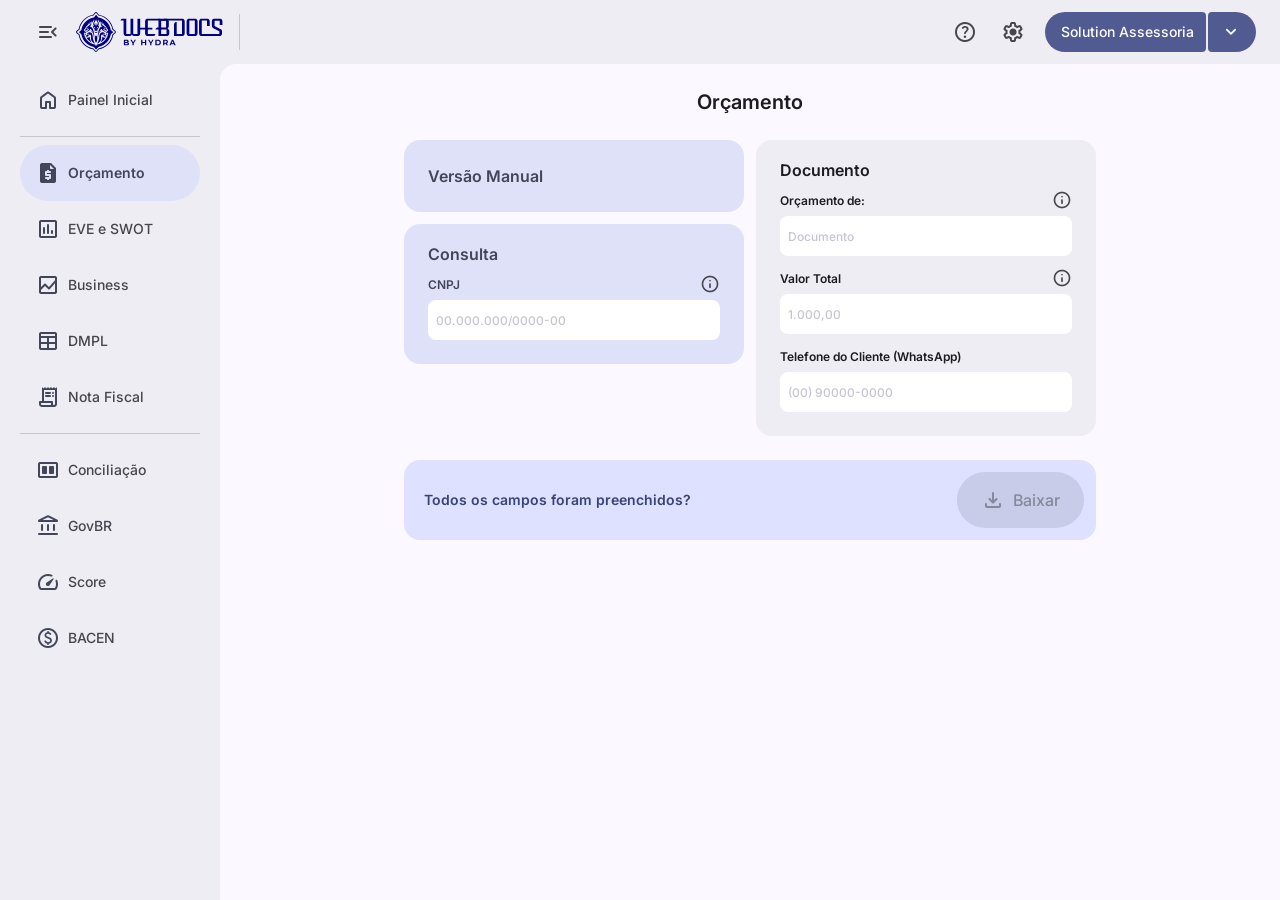
<file: documentos/orcamento/index.html>
<!DOCTYPE html>
<html>

<head>
    <title>Orçamento | WebDOCs</title>

    <!-- SCRIPT -->
        <script>
            window.BASE_URL = location.hostname.includes('github.io')
                ? '/SistemaAssessoria/'
                : '/';

            document.write(`
                <!-- HEAD, FAVICON E ÍCONES -->
                    <script type="module" src="${window.BASE_URL}scripts/sistema/head.js"><\/script> 
                <!-- NAVDRAWER -->
                    <script type="module" src="${window.BASE_URL}scripts/sistema/navdrawer/main.js"><\/script>
                <!-- HEADER -->
                    <script type="module" src="${window.BASE_URL}scripts/sistema/header/main.js"><\/script>
                <!-- TOOLTIP -->
                    <script src="${window.BASE_URL}scripts/sistema/tooltip.js"><\/script>
                <!-- TEMA -->
                    <script src="${window.BASE_URL}scripts/sistema/tema.js"><\/script>
                    <script>(() => {if (localStorage.getItem('theme') === 'dark') {document.documentElement.setAttribute('data-theme', 'dark');}})();<\/script>
                
                <!-- SISTEMA -->
                    <link rel="stylesheet" href="${window.BASE_URL}estilos/sistema.css">

                <!-- CONSULTA -->
                    <script src="${window.BASE_URL}scripts/consulta.js"><\/script>

                <!-- EXPORTAÇÃO -->
                    <script src="${window.BASE_URL}scripts/exportacao/exportar.js"><\/script>
                    <script src="${window.BASE_URL}scripts/exportacao/impressao.js"><\/script>
                    <script src="${window.BASE_URL}scripts/exportacao/titulo.js"><\/script>

                <!-- FORMATAÇÃO -->
                    <script src="${window.BASE_URL}scripts/formatacao.js"><\/script>
            `);

            document.write(`
                <!-- ESTILOS -->
                    <link rel="stylesheet" href="${window.BASE_URL}estilos/documentos.css">

                <!-- OPCIONAIS -->
                    <script src="${window.BASE_URL}scripts/hoje.js"><\/script>
                
                <!-- PERSONALIZADO -->
                    <script src="./inputs.js"><\/script>
                    <script src="./valortotal.js"><\/script>
            `)
        </script>

    <!-- MATERIAL WEB -->
        <link href="https://fonts.googleapis.com/css2?family=Roboto:wght@400;500;700&display=swap" rel="stylesheet">
        <script type="importmap">
            {"imports":{"@material/web/": "https://esm.run/@material/web/"}}
        </script>
        <script type="module">
            import '@material/web/all.js';
            import {styles as typescaleStyles} from '@material/web/typography/md-typescale-styles.js';
            document.adoptedStyleSheets.push(typescaleStyles.styleSheet);
        </script>
</head>

<body id="orcamento">
    <header id="header"></header>

    <div id="conteudo">
        <div id="navdrawer" class="expanded"></div>

        <div class="sistema-pagina expanded">

            <h1>Orçamento</h1>
            
            <div class="formularios">
                <div class="area-boxes">
                    <div class="box-coluna">
                        <div class="base-box" id="box-manual">
                            <div class="h2-ativar" id="h2-versaomanual">
                                <h2>Versão Manual</h2>
                                <md-switch icons show-only-selected-icon id="i-versaomanual"></md-switch>
                            </div>
                            <div class="base-boxcampos" id="versaomanual" style="display: none;">
                                <div class="campo">
                                    <div class="label">
                                        <label class="label-campo" for="i-cnpj">CNPJ</label>
                                        <span class="material-symbols-rounded tooltip" data-tooltip="Utilize somente números, pois o sistema irá pontuar automaticamente.">info</span>
                                    </div>
                                    <input class="input" id="i-cnpj" placeholder="00.000.000/0000-00">
                                </div>
                                <div class="campo">
                                    <div class="label">
                                        <label class="label-campo" for="i-razaosocial">Razão Social</label>
                                    </div>
                                    <input class="input" id="i-razaosocial" placeholder="Nome da Empresa">
                                </div>
                            </div>
                        </div>

                        <div class="base-box" id="consulta"></div>
                    </div>
                    <div class="box-coluna">
                        <div class="base-box" id="resultado-consulta"  style="display: none;"></div>

                        <div class="base-box">
                            <h2>Documento</h2>
                            <div class="base-boxcampos">
                                <div class="campo">
                                    <div class="label">
                                        <label class="label-campo" for="i-orcamentode">Orçamento de:</label>
                                        <span class="material-symbols-rounded tooltip" data-tooltip="É o documento que está sendo orçado, como EVE, BV, DMPL, etc.">info</span>
                                    </div>
                                    <input class="input" id="i-orcamentode" placeholder="Documento">
                                </div>

                                <div class="campo">
                                    <div class="label">
                                        <label class="label-campo" for="i-valortotal">Valor Total</label>
                                        <span class="material-symbols-rounded tooltip" data-tooltip="Utilize somente números e vírgulas. OBS: Esse é o valor TOTAL do orçamento, ou seja, o valor final que é cobrado, pois o sistema irá calcular os 'Tributos' automaticamente.">info</span>
                                    </div>                            
                                    <input class="input" id="i-valortotal" placeholder="1.000,00" type="text">
                                </div>
                                
                                <div class="campo">
                                    <div class="label">
                                        <label class="label-campo" for="i-telefone">Telefone do Cliente (WhatsApp)</label>
                                    </div>
                                    <input class="input" id="i-telefone" placeholder="(00) 90000-0000">
                                </div>
                            </div>
                        </div>
                    </div>
                </div>
            
                <div class="menu-inferior" id="menu-inferior"></div>
            </div>
        </div>
    </div>

    <div id="documento" style="display: none;">
        <div class="capa">
            <header>
                <img id="assessoria-logo">
            </header>

            <h1>ORÇAMENTO</h1>

            <footer>
                EMITIDO EM <span id="dia">[DIA]</span> DE <span id="mes">[MÊS]</span> DE <span id="ano1">[ANO]</span>
            </footer>
        </div>
        <div class="pagina" id="pagina1">
            <header></header>

            <div class="conteudo-doc">
                <section>
                    <h1>ORÇAMENTO</h1>
                    <p>Documento: <span id="orcamentode">[DOCUMENTO]</span></p>
                    <p>Finalidade: <span>Empréstimo Empresarial</span></p>
                    <p>CNPJ do Cliente: <span id="cnpj">[CNPJ]</span></p>
                    <p>Razão Social do Cliente: <span id="razaosocial">[RAZÃO SOCIAL]</span></p>
                    <p>Telefone (WhatsApp): <span id="telefone">[TELEFONE]</span></p>
                    <p>Válido até: <span>Dezembro de <span id="ano2">[ANO]</span></span></p>
                </section>

                <div class="pagina-divisoria"></div>

                <section>
                    <h1>TRIBUTOS DE AVALIAÇÃO</h1>
                    <h2>R$ <span id="tributos">[TRIBUTOS]</span></h2>
                </section>

                <section>
                    <h1>CUSTO DE OPERAÇÃO</h1>
                    <h2>R$ <span id="custo">350,00</span></h2>
                </section>

                <section>
                    <h1>VALOR TOTAL</h1>
                    <h3>R$ <span id="total">[TOTAL]</span></h3>
                </section>

                <div class="pagina-divisoria"></div>

                <section>
                    <h1>FORMAS DE PAGAMENTO</h1>

                    <div class="formas-pagamento">
                        <div class="opcoes">
                            <div class="opcao">
                                <span class="material-icons" style="font-size: 32px;">pix</span>
                                <p>PIX</p>
                            </div>
                        </div>
                    </div>
                    
                    <p><span id="pag-texto">Após a detecção do valor em nossa conta, aguarde o prazo de duas horas para a entrega do serviço solicitado.</span></p>
                </section>
            </div>

            <footer class="footer-direita">1</footer>
        </div>
        <div class="pagina" id="pagina2">
            <header></header>
            
            <div class="conteudo-doc">
                <section id="tratamento">
                    <h1>TRATAMENTO DE DADOS</h1>
                    <p>A LGPD estabelece que os titulares possuem direitos sobre os dados pessoais tratados, a contratada possui meios de comunicação com o titular para que essas solicitações sejam recebidas, analisadas e atendidas, sendo o resultado positivo ou negativo.</p>
                    <p>Pela natureza de nosso negócio é possível que exista o compartilhamento de dados pessoais com a nossa empresa durante o estabelecimento de contratos de prestação de serviço com os clientes.</p>
                    <p>Com isso, a contratada segue o papel de operador dos dados de acordo com o que for determinado pelo cliente que assume o papel de controlador dos dados pessoais.</p>
                    <p>Quando houver o compartilhamento pela contratada com terceiros, este será realizado se for absolutamente necessário para o alcance dos resultados para os quais eles são mantidos e quando existirem arranjos contratuais e mecanismos de segurança apropriados.</p>
                    <p>Atenciosamente,<br><b>Administração - <span class="assessoria-nome" style="font-weight: bold;"></span></b></p>
                </section>
            </div>

            <footer class="footer-esquerda">2</footer>
        </div>
        <div class="contracapa">
            <img id="assessoria-logo-branca">
            <footer>
                AGRADECEMOS A PREFERÊNCIA
            </footer>
        </div>
    </div>

</body>

</html>
</file>
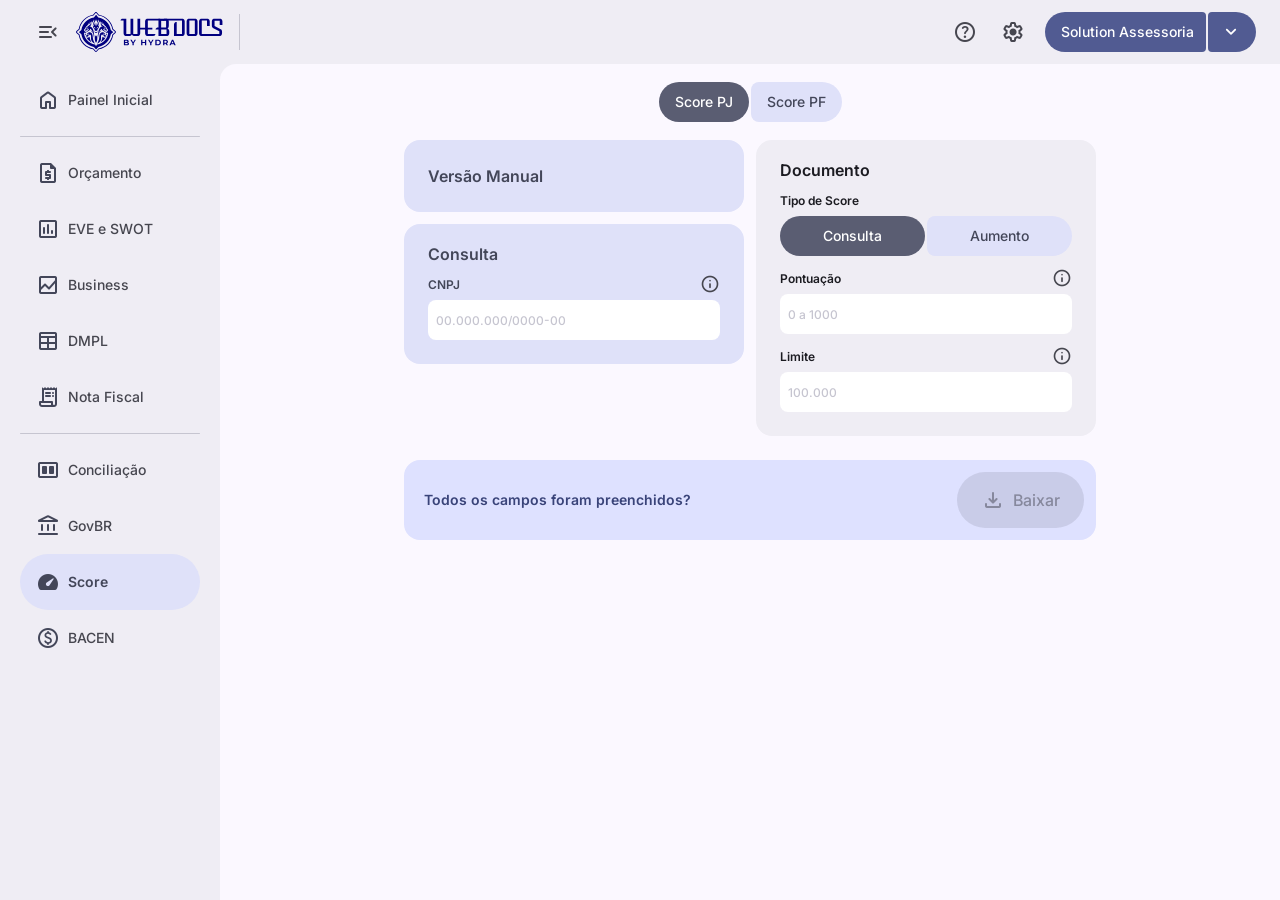
<file: documentos/score/index.html>
<!DOCTYPE html>
<html>

<head>
    <title>Score | WebDOCs</title>

    <!-- SCRIPT -->
        <script>
            window.BASE_URL = location.hostname.includes('github.io')
                ? '/SistemaAssessoria/'
                : '/';

            document.write(`
                <!-- HEAD, FAVICON E ÍCONES -->
                    <script type="module" src="${window.BASE_URL}scripts/sistema/head.js"><\/script> 
                <!-- NAVDRAWER -->
                    <script type="module" src="${window.BASE_URL}scripts/sistema/navdrawer/main.js"><\/script>
                <!-- HEADER -->
                    <script type="module" src="${window.BASE_URL}scripts/sistema/header/main.js"><\/script>
                <!-- TOOLTIP -->
                    <script src="${window.BASE_URL}scripts/sistema/tooltip.js"><\/script>
                <!-- TEMA -->
                    <script src="${window.BASE_URL}scripts/sistema/tema.js"><\/script>
                    <script>(() => {if (localStorage.getItem('theme') === 'dark') {document.documentElement.setAttribute('data-theme', 'dark');}})();<\/script>
                
                <!-- SISTEMA -->
                    <link rel="stylesheet" href="${window.BASE_URL}estilos/sistema.css">

                <!-- CONSULTA -->
                    <script src="${window.BASE_URL}scripts/consulta.js"><\/script>

                <!-- EXPORTAÇÃO -->
                    <script src="${window.BASE_URL}scripts/exportacao/exportar.js"><\/script>
                    <script src="${window.BASE_URL}scripts/exportacao/impressao.js"><\/script>
                    <script src="${window.BASE_URL}scripts/exportacao/titulo.js"><\/script>

                <!-- FORMATAÇÃO -->
                    <script src="${window.BASE_URL}scripts/formatacao.js"><\/script>
            `);

            document.write(`
                <!-- ESTILOS -->
                    <link rel="stylesheet" href="./score.css">

                <!-- PERSONALIZADO -->
                    <script src="./inputs.js"><\/script>
                    <script src="./score.js"><\/script>
                    <script src="./tipo-id.js"><\/script>
                    <script src="./tipo-score.js"><\/script>
            `)
        </script>

    <!-- MATERIAL WEB -->
        <link href="https://fonts.googleapis.com/css2?family=Roboto:wght@400;500;700&display=swap" rel="stylesheet">
        <script type="importmap">
            {"imports":{"@material/web/": "https://esm.run/@material/web/"}}
        </script>
        <script type="module">
            import '@material/web/all.js';
            import {styles as typescaleStyles} from '@material/web/typography/md-typescale-styles.js';
            document.adoptedStyleSheets.push(typescaleStyles.styleSheet);
        </script>
</head>

<body id="score">
    <header id="header"></header>

    <div id="conteudo">
        <div id="navdrawer" class="expanded"></div>
        
        <div class="sistema-pagina expanded">

            <div class="segmented-button h1">
                <input type="radio" name="tipo-id" id="tipo-cnpj" value="cnpj" checked>
                    <label class="left" for="tipo-cnpj">Score PJ</label>
                <input type="radio" name="tipo-id" id="tipo-cpf" value="cpf">
                    <label class="right" for="tipo-cpf">Score PF</label>
            </div>
            
            <div class="formularios">
                <div class="area-boxes">
                    <div class="box-coluna" id="coluna-consulta">
                        <div class="base-box" id="box-manual">
                            <div class="h2-ativar" id="h2-versaomanual">
                                <h2>Versão Manual</h2>
                                <md-switch icons show-only-selected-icon id="i-versaomanual"></md-switch>
                            </div>
                            <div class="base-boxcampos" id="versaomanual" style="display: none;">
                                <div class="campo">
                                    <div class="label">
                                        <label class="label-campo" for="i-cnpj">CNPJ</label>
                                        <span class="material-symbols-rounded tooltip" data-tooltip="Utilize somente números, pois o sistema irá pontuar automaticamente.">info</span>
                                    </div>
                                    <input class="input" id="i-cnpj" placeholder="00.000.000/0000-00">
                                </div>
                                
                                <div class="campo">
                                    <div class="label">
                                        <label class="label-campo" for="i-razaosocial">Razão Social</label>
                                    </div>
                                    <input class="input" id="i-razaosocial" placeholder="Nome da Empresa">
                                </div>

                            </div>
                        </div>
                        
                        <div class="base-box" id="consulta"></div>
                    </div>

                    <div class="base-box" id="box-dados">
                        <h2>Dados do Cliente</h2>
                        <div class="base-boxcampos">
                            <div class="campo">
                                <div class="label">
                                    <label class="label-campo" for="i-cpf">CPF</label>
                                    <span class="material-symbols-rounded tooltip" data-tooltip="Utilize somente números, pois o sistema irá pontuar automaticamente.">info</span>
                                </div>
                                <input class="input" id="i-cpf" placeholder="000.000.000-00">
                            </div>

                            <div class="campo">
                                <div class="label">
                                    <label class="label-campo" for="i-nomecompleto">Nome Completo</label>
                                </div>
                                <input class="input" id="i-nomecompleto" placeholder="Nome do Cliente">
                            </div>
                        </div>
                    </div>

                    <div class="box-coluna">
                        <div class="base-box" id="resultado-consulta" style="display: none;"></div>

                        <div class="base-box">
                            <h2>Documento</h2>
                            <div class="base-boxcampos">

                                <div class="campo">
                                    <div class="label">
                                        <div class="label-campo">Tipo de Score</div>
                                    </div>

                                    <div class="segmented-button">
                                        <input type="radio" name="tipo-score" id="tipo-consulta" value="consulta" checked>
                                            <label class="left full" for="tipo-consulta">Consulta</label>
                                        <input type="radio" name="tipo-score" id="tipo-aumento" value="aumento">
                                            <label class="right full" for="tipo-aumento">Aumento</label>
                                    </div>
                                </div>

                                <div class="campo">
                                    <div class="label">
                                        <label class="label-campo" for="i-pontuacao">Pontuação</label>
                                        <span class="material-symbols-rounded tooltip" data-tooltip="Valor fictício do Score.">info</span>
                                    </div>
                                    <input class="input" id="i-pontuacao" placeholder="0 a 1000" type="number">
                                </div>

                                <div class="campo">
                                    <div class="label">
                                        <label class="label-campo" for="i-limite">Limite</label>
                                        <span class="material-symbols-rounded tooltip" data-tooltip="Valor do limite a ser liberado pelo BC.">info</span>
                                    </div>
                                    <input class="input" id="i-limite" placeholder="100.000" type="text">
                                </div>
                            </div>
                        </div>
                    </div>
                </div>
                
                <div class="menu-inferior" id="menu-inferior"></div>
            </div>
        </div>
    </div>

    <div id="documento" style="display: none;">
        <div class="score-doc">
            <div class="lateral">
                <div class="score-logo">
                    <img src="../../sistema/score/serasa.svg" alt="Serasa Experian">            
                </div>
                <div class="score-menu">
                    <div class="score-opcao">
                        <span class="material-symbols-rounded">home</span>
                        <div class="score-menu-texto">Início</div>
                    </div>
                    <div class="score-opcao">
                        <span class="material-symbols-rounded">stethoscope</span>
                        <div class="score-menu-texto">Saúde do seu Negócio</div>
                    </div>
                    <div class="score-opcao select">
                        <span class="material-symbols-rounded">find_in_page</span>
                        <div class="score-menu-texto">Consulta CPF/CNPJ</div>
                    </div>
                    <div class="score-opcao">
                        <span class="material-symbols-rounded">radar</span>
                        <div class="score-menu-texto">Monitore Clientes</div>
                    </div>
                    <div class="score-opcao">
                        <span class="material-symbols-rounded">monetization_on</span>
                        <div class="score-menu-texto">Recuperação de Dívidas</div>
                    </div>
                </div>
            </div>
            <div class="score-pagina">
                <div class="score-cabecalho">
                    <div class="score-left-side">
                        <span class="material-symbols-rounded">menu</span>
                        <div class="score-titulo">Consulta CPF/CNPJ</div>
                    </div>
                    <div class="score-right-side">
                        <span class="material-symbols-rounded">person</span>
                    </div>
                </div>
                <div class="consulta-completa">
                    <div class="consulta-cabecalho">
                        <div class="consulta-secao1">
                            <div class="secao1-texto">Você realizou uma consulta completa</div>
                            <div class="secao1-botoes">
                                <div class="botao-nova botao-texto" style="color: white;">Nova consulta</div>
                                <div class="botao-historico botao-texto">Histórico de consultas</div>
                                <div class="botao-imprimir">
                                    <span class="material-symbols-outlined" style="font-size: 20px;">print</span>
                                    <span class="botao-texto">Imprimir</span>
                                </div>
                                <div class="botao-pdf">
                                    <span class="material-symbols-outlined" style="font-size: 20px;">picture_as_pdf</span>
                                    <span class="botao-texto">Baixar PDF</span>
                                </div>
                            </div>
                        </div>
                        <div class="consulta-secao2">
                            <span class="razao-social" id="razaosocial"></span>
                            <span class="razao-social" id="nomecompleto"></span>
                            <div class="cnpj-area">
                                <span class="cnpj-tag" id="identificacao">CNPJ:</span>
                                <span class="cnpj" id="cnpj"></span>
                                <span class="cnpj" id="cpf"></span>
                            </div>
                        </div>
                        <div class="consulta-secao3">
                            <div class="opcao-on">
                                <div class="opcao-ativa">
                                    <span class="material-symbols-outlined" style="color: #1D4F91;">speed</span>
                                    <div class="opcao-texto">Serasa Score</div>
                                </div>
                                <div class="borda"></div>
                            </div>
                            <div class="opcao">
                                <span class="material-symbols-outlined" style="color: #828588;">insert_chart</span>
                                <div class="opcao-texto">Detalhes financeiros</div>
                            </div>
                            <div class="opcao">
                                <span class="material-symbols-outlined" style="color: #828588;">paid</span>
                                <div class="opcao-texto">Dívidas em aberto</div>
                            </div>
                            <div class="opcao">
                                <span class="material-symbols-outlined" style="color: #828588;">content_paste_search</span>
                                <div class="opcao-texto">Consultas à Serasa</div>
                            </div>
                            <div class="opcao">
                                <span class="material-symbols-outlined" style="color: #828588;">group</span>
                                <div class="opcao-texto">Controle societário</div>
                            </div>
                            <div class="opcao">
                                <span class="material-symbols-outlined" style="color: #828588;">playlist_add_check</span>
                                <div class="opcao-texto">Informações cadastrais</div>
                            </div>
                        </div>
                    </div>

                    <div class="score-area">
                        <div class="score-grafico">
                            <div class="score-titulos" id="score-titulo">Score do CNPJ consultado</div>

                            <div class="grafico-area">
                                <div class="grafico-info">
                                    <span class="material-symbols-outlined">info</span>
                                </div>

                                <div class="grafico">
                                    <img src="../../sistema/score/inativo.svg" alt="Score" id="score-medidor">
                                </div>

                                <div class="grafico-score">
                                    <div class="score" id="pontuacao">?</div>
                                    <div class="score-mil">/1000</div>
                                </div>
                            </div>
                        </div>

                        <div class="score-sobre">
                            <div class="score-titulos">Sobre esta consulta</div>

                            <div class="sobre-botoes">
                                <div class="solicitar" id="caixa1">
                                    <div class="solicitar-left">
                                        <span class="material-symbols-outlined" style="font-size: 32px; color: white;" id="caixa1-icone">keyboard_double_arrow_up</span>
                                        <span class="solicitar-descricao" id="caixa1-texto">Solicitar aumento de Score</span>
                                    </div>

                                    <span class="solicitar-botao" id="caixa1-botao">Solicitar</span>
                                </div>

                                <div class="sobre-simples1">
                                    <div class="simples-left">
                                        <span class="material-symbols-outlined" style="font-size: 32px; color: #A779AD;">check_circle</span>

                                        <span class="simples-descricao" id="caixa2-texto">Para esta negociação considere a solicitação de aumento de Score.</span>
                                    </div>
                                </div>

                                <div class="sobre-simples2">
                                    <div class="simples-left">
                                        <span class="material-symbols-outlined" style="font-size: 32px; color: #A779AD;">auto_graph</span>

                                        <span class="simples-descricao">Este Score está em conformidade com as análises do Serasa.</span>
                                    </div>
                                </div>
                            </div>
                        </div>
                    </div>

                    <div class="obs">O resultado acima não é uma opinião ou sugestão da Serasa Experian, representa apenas a prática de mercado a partir de análises estatísticas que consideram informações constantes em sua base de dados. A avaliação e decisão de fazer ou não negócios é responsabilidade exclusiva do cliente.</div>

                    <div class="detalhes-area">
                        <div class="detalhes-cabecalho">
                            <div class="cabecalho-left">
                                <span class="material-symbols-outlined" style="font-size: 32px; color: #1D4F91;">insert_chart</span>
                                <span>Detalhes financeiros</span>
                            </div>

                            <span class="material-symbols-outlined" style="font-size: 28px; color: #828588;">keyboard_arrow_up</span>
                        </div>

                        <div class="detalhes-div"></div>

                        <div class="limite-area">
                            <span class="material-symbols-outlined" style="color: #1D4F91;">monetization_on</span>

                            <div class="limite-conteudo">
                                <span>Limite de crédito disponível: R$</span>

                                <span id="limite"></span>

                                <span class="material-symbols-outlined" style="color: #839EC3; font-size: 18px; font-variation-settings: 'FILL' 1;">info</span>
                            </div>
                        </div>
                    </div>
                </div>
            </div>
        </div>
    </div>
</body>

</html>
</file>
<file: documentos/bacen/bacen.css>
/* CSS Document */

@charset "utf-8";
@import url('https://fonts.googleapis.com/css2?family=Ubuntu:ital,wght@0,300;0,400;0,500;0,700;1,300;1,400;1,500;1,700&display=swap');

#documento {
    background-color: white;
}

.tela-gov {
    display: flex;
    flex-direction: column;
    scale: 1.0;
    justify-self: start;

    width: 1538px;
    height: 866px;
}

header.header {
    width: 1538px;

    display: flex;
    flex-direction: column;

    align-items: center;

    background-color: #071D41;
    position: relative;
}

.header-gov {
    background-color: #071D41;
    height: 42px;

    display: flex;
    align-items: center;

    justify-content: space-between;
    width: 1150px;
    box-sizing: border-box;

    padding-bottom: 2px;
}

.gov-menu {
    display: flex;
    flex-direction: row;

    align-items: center;
    margin-top: 1px;
}

.gov-menu-divisoria {
    height: 20px;
    width: 1px;
    background-color: rgba(151, 151, 151, 0.3);
    margin-left: 20px;
    margin-right: 24px;
}

.gov-menu-opcao {
    color: white;
    
    font-family: 'Raleway';
    font-size: 11.2px;
    font-weight: 700;

    line-height: 24px;
    text-transform: uppercase;
}

.header-logo {
    height: 60px;
    background-color: white;

    display: flex;
    flex-direction: row;
    justify-content: center;


    position: relative;
    width: 100%;
}

#logo-bcb {
    margin-top: 12px;
    width: 126px;
    height: 70.094px;
    z-index: 2;
}

.acessibilidade {
    height: 16px;
    display: flex;
    flex-direction: row;
    gap: 16px;

    position: absolute;
    right: 64px;
    margin-top: 13px;

    border-bottom: 1px dotted #025c75;
}

.acessibilidade-texto {
    color: #025C75;
    
    font-family: 'Ubuntu';
    font-size: 11.2px;
    font-weight: 300;

    line-height: 8px;
    text-transform: uppercase;
}

.header-menu {
    height: 58px;
    position: relative;
    background-color: #F8F9FA;

    display: flex;
    flex-direction: column;

    justify-content: center;

    border-top: 1px solid #dcddde;
    border-bottom: 1px solid #edd297;

    padding: 0px 49px;
    width: 100%;
    box-sizing: border-box;
}

.detalhe-header {
    width: 300px;
    height: 35px;
    position: absolute;
    border-bottom: 1px solid #dcddde;
    top: -2px;
    left: calc(50% - 150px);
    background-color: white;
    box-sizing: border-box;
}

.detalhe-header::before {
    content: "";
    position: absolute;
    top: 0;
    left: 0;
    border-bottom: 36px solid #f8f9fa;
    border-right: 35px solid transparent;
    z-index: 1;
}

.detalhe-header::after {
    content: "";
    position: absolute;
    top: 0;
    right: 0;
    border-bottom: 36px solid #f8f9fa;
    border-left: 35px solid transparent;
    z-index: 1;
}

.detalhe-header-left {
    transform: rotate(135deg);
    left: 16px;
    top: -6px;
    display: block;
    width: 0;
    height: 48px;
    border-right: 1px solid #e9ecef;
    z-index: 2;
    position: absolute;
    box-sizing: border-box;
}

.detalhe-header-right {
    transform: rotate(225deg);
    right: 16px;
    top: -6px;
    display: block;
    width: 0;
    height: 48px;
    border-right: 1px solid #e9ecef;
    z-index: 2;
    position: absolute;
    box-sizing: border-box;
}

.header-menu-barra {
    width: 100%;
    position: absolute;
    top: 0px;
    height: 1px;
    background-color: #DCDDDE;
}

.header-menu-opcoes {
    display: flex;
    flex-direction: row;
    justify-content: space-between;

}

.header-menu-left {
    display: flex;
    flex-direction: row;
    align-items: center;
    gap: 89.594px;

    color: #005C7A;

    text-align: right;
    
    font-family: 'Ubuntu';
    font-size: 14px;
    font-weight: 500;

    line-height: 18px;
}

.header-menu-right {
    display: flex;
    flex-direction: row;
    align-items: center;
    gap: 75.188px;

    color: #005C7A;

    text-align: left;
    
    font-family: 'Ubuntu';
    font-size: 14px;
    font-weight: 500;

    line-height: 18px;
}

.material-icons-bacen {
    font-size: 36px;
    font-family: Material Icons;
    font-weight: 400;
    font-style: normal;
    font-size: 36px;
    line-height: 1;
    letter-spacing: normal;
    text-transform: none;
    display: inline-block;
    white-space: nowrap;
    word-wrap: normal;
    direction: ltr;
    -webkit-font-smoothing: antialiased;
    box-sizing: border-box;

    padding: 1px 16px 0px 16px;
}

.bacen-conteudo {
    display: flex;
    padding: 0px 74px 0px 74px;

    height: 100%;

    width: 1538px;
    box-sizing: border-box;
    
    align-items: center;
    justify-content: center;

    background-color: white;
}

.bcb-background {
    border-radius: 12px;

    display: flex;
    flex-direction: column;
    justify-content: center;
    align-items: flex-start;
    gap: 16px;

    width: 100%;
    box-sizing: border-box;
}

.bcb-background.pendencia {
    align-items: center;}

.bcb-background h1 {
    color: #606060;

    text-align: left;
    
    font-family: 'Ubuntu';
    font-size: 28.8px;
    font-weight: 500;

    line-height: 34.56px;

    margin: 0px;
}

.paineis {
    display: flex;
    flex-direction: row;
    justify-content: flex-start;
}

#painel1 {
    display: flex;
    flex-direction: column;
    justify-content: flex-start;
}

#painel1 header {
    display: flex;
    flex-direction: row;

    width: 400px;
}

.header-painel1 {
    display: flex;
    flex-direction: row;
    gap: 6px;
    align-items: center;
    height: 50px;
    border-top: 1px solid #025C75;
    border-right: 1px solid #025C75;
    border-bottom: 1px solid #025C75;
    padding-right: 12px;
    box-sizing: border-box;

    background-color: white;
    color: #025C75;

    text-align: left;
    
    font-family: 'Ubuntu';
    font-size: 15px;
    font-weight: 500;

    line-height: 10px;

    border-top-right-radius: 6px;
}

#painel1-infos {
    margin-top: -1px;
    box-sizing: border-box;
    width: 404px;

    border-left: 1px solid #025C75;
    border-top: 1px solid #025C75;
    border-bottom: 1px solid #025C75;
    border-right: 1px solid #025C75;

    border-bottom-left-radius: 4px;

    background-color: white;

    padding: 24px 12px;

    display: flex;
    flex-direction: column;
    gap: 12px;
}

.painel1-item {
    display: flex;
    flex-direction: column;
    gap: 8px;
}

.painel1-titulo {
    color: #025C75;

    text-align: left;
    
    font-family: 'Ubuntu';
    font-size: 15px;
    font-weight: 500;

    line-height: 10px;
}

.painel1-input {
    color: #1A1A1A;

    text-align: left;
    
    font-family: 'Ubuntu';
    font-size: 14px;
    font-weight: 500;

    overflow: hidden;   
    white-space: nowrap;
    text-overflow: ellipsis;

    width: 380px;
    max-width: 380px;
    min-width: 180px;
}

.painel1-duplo {
    display: grid;
    flex-direction: row;

    width: 380px;
    gap: 20px;
    grid-template-columns: 180px 180px;
}

.painel1-div {
    border-bottom: 1px dotted #707070;
}

.painel1-cnaes {
    color: #1A1A1A;

    text-align: justify;
    
    font-family: 'Ubuntu';
    font-size: 14px;
    font-weight: 500;

    width: 380px;
    max-width: 380px;
    min-width: 180px;

    white-space: normal;
}

#painel2 {
    display: flex;
    flex-direction: column;
    justify-content: flex-start;
}

#painel2 header {
    display: flex;
    flex-direction: row;

    width: 400px;
}

.header-painel2 {
    display: flex;
    flex-direction: row;
    gap: 6px;
    align-items: center;
    height: 50px;
    border-top: 1px solid #025C75;
    border-right: 1px solid #025C75;
    border-bottom: 1px solid #025C75;
    padding-right: 12px;
    box-sizing: border-box;

    background-color: #025C75;
    color: white;

    text-align: left;
    
    font-family: 'Ubuntu';
    font-size: 15px;
    font-weight: 500;

    line-height: 10px;

    border-top-right-radius: 6px;
}

#painel2-infos {
    margin-top: -1px;
    box-sizing: border-box;
    width: 404px;
    height: 100%;

    border-left: 1px solid #025C75;
    border-right: 1px solid #025C75;;
    border-top: 1px solid #025C75;
    border-bottom: 1px solid #025C75;

    background-color: #025C75;

    padding: 24px 12px;

    display: flex;
    flex-direction: column;
    gap: 12px;

    border-bottom-right-radius: 4px;
    border-top-right-radius: 4px;
}

.painel2-item {
    display: flex;
    flex-direction: column;
    gap: 8px;
}

.painel2-titulo {
    color: white;

    text-align: left;
    
    font-family: 'Ubuntu';
    font-size: 15px;
    font-weight: 500;

    line-height: 10px;
}

.painel2-input {
    color: white;

    text-align: left;
    
    font-family: 'Ubuntu';
    font-size: 14px;
    font-weight: 500;

    width: 380px;
    height: 176px;

    overflow-wrap: break-word; 
    text-overflow: ellipsis;

    display: -webkit-box;
    -webkit-box-orient: vertical;
    -webkit-line-clamp: 12;
    line-clamp: 12;
    overflow: hidden;
}

@media print {
    html {
        background-color: white !important;
    }
    body {
        background-color: white !important;
    }
}

/* VARREDURA */

.doc-area {
    display: flex;
    flex-direction: column;
    justify-content: center;
}

.doc-menu {
    display: flex;
    flex-direction: row;
    gap: 2px;
}

.menu-option {
    display: flex;
    flex-direction: row;
    align-items: center;
}

.menu-notext-area {
    display: flex;
    align-items: center;
    background: #E7E9E9;
    height: 47px;
    border-top-right-radius: 8px;
    border-top: 1px #C5C5C5 solid;
    border-right: 1px #C5C5C5 solid;
}

.menu-notext {
    color: #666666;
    font-size: 13px;
    font-family: 'Ubuntu';
    font-weight: 300;
    line-height: 14.95px;
    text-align: left;
    white-space: nowrap;
    margin-left: 6px;
    margin-right: 10px;
}

.menu-text-area {
    display: flex;
    align-items: center;
    background: #fff;
    height: 47px;
    border-top-right-radius: 8px;
    border-top: 1px #025C75 solid;
    border-right: 1px #025C75 solid;
    position: relative;
}

.menu-text {
    color: #025C75;
    font-size: 13px;
    font-family: 'Ubuntu';
    font-weight: 300;
    line-height: 14.95px;
    text-align: left;
    white-space: nowrap;
    margin-left: 30px;
    margin-right: 10px;
}

.menu-icon {
    position: absolute;
    margin-left: -2px;
    color: #025C75;
}

.painel1 {
    display: flex;
    flex-direction: column;
}

.painel1-divs {
    display: flex;
    flex-direction: row;
    align-items: center;
}

.azul1 {
    width: 86px;
    height: 1px;
    background: #025C75;
}

.azul2 {
    width: 209px;
    height: 1px;
    background: #025C75;
}

.branco {
    width: 131px;
    height: 1px;
    background: #fff;
}

.painel1-area {
    display: flex;
    flex-direction: column;
    border-left: 1px #025C75 solid;
    border-bottom: 1px #025C75 solid;
    gap: 18px;
    width: 388px;
    height: 288px;
    padding: 22px 18px;
}

.campo-base {
    display: flex;
    flex-direction: column;
    gap: 12px;
    width: 100%;
    align-items: flex-start;
    justify-content: flex-start;
}

.titulos {
    color: #025C75;
    font-size: 15px;
    font-family: 'Ubuntu';
    font-weight: 500;
    width: 100%;
}

.paineis-div {
    width: auto;
    height: 0px;
    border-bottom: 1px #CCCCCC dotted;
}

input {
    border: none;
    background-color: transparent;
    padding: 0px;
    cursor: pointer;
}

.campos {
    width: 100%;
    color: #1A1A1A;
    font-size: 14px;
    font-family: 'Ubuntu';
    font-weight: 300;
    text-transform: uppercase;
    letter-spacing: 0.28px;

    overflow: hidden;
    text-overflow: ellipsis;
    white-space: nowrap;

    font-feature-settings: 'pnum' on, 'lnum' on;

    line-height: 16px;
    height: 16px;
}

.campo-split {
    width: 100%;
    display: flex;
    flex-direction: row;
    gap: 0px;
    align-items: center;
}

.painel2 {
    display: flex;
    flex-direction: column;
    border-top: 1px #025C75 solid;
    border-bottom: 1px #025C75 solid;
    gap: 18px;
    width: 244px;
    height: 288px;
    padding: 22px 18px;
    background: #EEEEEE;
}

.concluida {
    color: #0F9D58;
    font-size: 14px;
    font-family: 'Ubuntu';
    font-weight: 700;
    text-transform: uppercase;
    letter-spacing: 0.28px;
    white-space: nowrap;
}

.valor {
    display: flex;
    flex-direction: row;
    padding: 5px 15px;
    border: 1px #025C75 solid;
    border-radius: 4px;
    background: #fff;
    gap: 5px;
    align-items: center;
}

.valor-texto {
    color: #1A1A1A;
    font-size: 18px;
    font-family: 'Ubuntu';
    font-weight: 300;
    text-transform: uppercase;
    white-space: nowrap;
    font-feature-settings: 'pnum' on, 'lnum' on;
}

.painel3 {
    display: flex;
    align-items: center;
    border-top: 1px #025C75 solid;
    border-bottom: 1px #025C75 solid;
    padding: 22px 0px;
    background: #DDDDDD;
    height: 288px;
}

.painel3-content {
    margin-left: 60px;
    display: flex;
    flex-direction: column;
    gap: 12px;
}

.cut {
    display: flex;
    flex-direction: column;
    align-items: center;
}

.finalizador-fill {
    width: 60px;
    height: 272px;
    border-top: 1px #025C75 solid;
    border-right: 1px #025C75 solid;
    background: #DDDDDD;
}

.cut-inativo {
    height: 29px;
    width: 18px;
    border-left: 1px #C5C5C5 solid;
    background: #E7E9E9;
}

.cut-ativo {
    height: 29px;
    width: 18px;
    border-left: 1px #025C75 solid;
    background: #fff;
}
</file>
<file: documentos/conciliacao/conciliacao.css>
/* CSS Document */

@charset "utf-8";

@import url('https://fonts.googleapis.com/css2?family=Plus+Jakarta+Sans:ital,wght@0,200;0,300;0,400;0,500;0,600;0,700;0,800;1,200;1,300;1,400;1,500;1,600;1,700;1,800&display=swap');


#documento {
    display: flex;
    flex-direction: column;
    justify-self: start;

    scale: 1.33; /* alterar para 1.33 após editar */
    transform-origin: top left;

    background-color: #F8FAFC;

    width: 1001px;
    height: 564px;
}

.menu {
    height: 40px;
    
    display: flex;
    flex-direction: row;
    align-items: center;
    justify-content: space-between;

    padding-left: 20px;
    padding-right: 15px;

    background: white;

    box-shadow: 0px 2px 10px rgba(0, 0, 0, 0.07)
}

.menu-area {
    display: flex;
    flex-direction: row;
    align-content: center;
    gap: 24px;
}

.menu-opt {
    display: flex;
    flex-direction: row;
    align-items: center;
    gap: 4px;
}

.opt-titulo {
    font-family: 'Plus Jakarta Sans';
    font-weight: 400;
    font-size: 12px;
    line-height: 14px;
    color: #111829;
    letter-spacing: 0.18px;
}

.menu-icones {
    height: 20px;
    display: flex;
    flex-direction: row;
    gap: 24px;
}

.geral {
    display: flex;
    flex-direction: row;
}

.arquivo {
    width: 946px;
    margin-left: 10px;
    margin-right: 11px;
}

.barra-lateral {
    margin-top: 10px;
    background: white;
    box-shadow: 0px 2px 10px rgba(0, 0, 0, 0.07);
    display: flex;
    flex-direction: column;
    justify-content: space-between;
    width: 34px;
    height: 514px;
    box-sizing: border-box;
    border-radius: 8px 0px 0px 8px;
    align-items: center;
}

.barra-div {
    width: 16px;
    background: #E4E9F0;
    height: 1px;
    margin-top: 16px;
}

.barra-up {
    justify-items: center;
    margin-top: 24px;
}

.barra-down {
    margin-bottom: 10px;
}

.linha1 {
    display: flex;
    flex-direction: row;
    margin-top: 10px;
    margin-left: 5px;
    align-items: center;
    gap: 15px;
}

.mapa {
    display: flex;
    flex-direction: row;
    gap: 0px;
    height: 18px;
    align-items: center;
}

.mapa-titulo {
    font-family: 'Plus Jakarta Sans';
    font-weight: 800;
    color: #495769;
    font-size: 24px;
    white-space: nowrap;
}

.linha1-div {
    width: 1px;
    height: 32px;
    background: #CCD5E0;
}

.botao-banco {
    height: 32px;
    display: flex;
    flex-direction: row;
    gap: 4px;
    align-items: center;
}

.banco-titulo {
    font-family: 'Plus Jakarta Sans';
    font-weight: 800;
    color: #00103B;
    font-size: 16px;
    line-height: 20px;
    white-space: nowrap;
}

.linha2 {
    display: flex;
    flex-direction: row;
    justify-content: space-between;
    align-items: center;
    margin-top: 10px;
}

.linha2-right {
    display: flex;
    flex-direction: row;
    align-items: center;
    gap: 10px;
}

.linhas-botoes {
    height: 30px;
    width: 34px;
    background: white;
    display: flex;
    align-items: center;
    justify-content: center;
    border: 1px solid #CCD5E0;
    border-radius: 8px;
    
}

.campo-pesquisa {
    box-sizing: border-box;
    height: 32px;
    width: 424px;
    padding: 8px 12px 8px 12px;
    background: white;
    border: 1px solid #CCD5E0;
    border-radius: 8px;
    display: flex;
    flex-direction: row;
    align-items: center;
    justify-content: space-between;
}

.pesquisa-label {
    font-family: 'Plus Jakarta Sans';
    font-weight: 400;
    font-size: 12px;
    line-height: 14px;
    text-wrap: nowrap;
}

.linha2-left {
    display: flex;
    flex-direction: row;
    align-items: center;
    gap: 10px;
}

.botao-exportar-label {
    font-family: 'Plus Jakarta Sans';
    font-weight: 700;
    font-size: 12px;
    white-space: nowrap;
}

.botao-exportar {
    border: 1px solid #CCD5E0;
    border-radius: 8px;
    background: white;
    height: 14px;
    padding: 8px 10px 8px 9px;
    display: flex;
    flex-direction: row;
    gap: 4px;
}

.linha3 {
    display: flex;
    flex-direction: row;
    gap: 14px;
    margin-left: 56px;
    margin-top: 7px;
    align-items: center;
}

.linha3-filtro {
    display: flex;
    flex-direction: row;
    gap: 2px;
    align-items: center;
}

.filtro-label {
    font-family: 'Plus Jakarta Sans';
    font-weight: 400;
    font-size: 12px;
    color: #444444;
    white-space: nowrap;
}

.linha3-limpar {
    font-family: 'Plus Jakarta Sans';
    font-weight: 800;
    font-size: 12px;
    color: #00103B;
    white-space: nowrap;
}

.linha4 {
    display: flex;
    flex-direction: row;
    margin-top: 18px;
    margin-left: 10px;
    align-items: flex-start;
}

.linha4-pages {
    display: flex;
    flex-direction: row;
    gap: 34px;
}

.page-label {
    font-family: 'Plus Jakarta Sans';
    font-weight: 300;
    font-size: 13px;
    color: #495769;
    white-space: nowrap;
}

.page-select-label {
    font-family: 'Plus Jakarta Sans';
    font-weight: 800;
    font-size: 13px;
    color: #495769;
    white-space: nowrap;
    text-align: center;
}

.page-select-mark {
    background: #00103B;
    width: 92px;
    height: 4px;
    margin-top: 1px;
}

.page-select {
    display: flex;
    flex-direction: column;
    margin-left: 26px;
}

.arquivo-div {
    width: 100%;
    height: 1px;
    background: #CCD5E0;
}

.conciliacao {
    width: 926px;
    height: 357px;
    margin-left: 10px;
    margin-right: 10px;
    background: white;
    padding-top: 20px;
    gap: 56px;
    display: flex;
    flex-direction: row;
    justify-content: center;
}

.colunas-titulo {
    font-family: 'Plus Jakarta Sans';
    font-weight: 500;
    font-size: 13px;
    color: #495769;
    white-space: nowrap;
    text-align: center;
    letter-spacing: 0.58px;
}

.botao-finalizada {
    background: #00103B;
    color: white;
    padding: 10px 15px;
    text-align: center;
    font-family: 'Plus Jakarta Sans';
    font-weight: 800;
    font-size: 12px;
    border-radius: 8px;
    letter-spacing: 1.08px;
    margin-top: 60px;
}

.coluna-botao {
    display: flex;
    align-items: flex-start;
    justify-content: center;
}

.container {
    padding: 14px 12px;
    border-radius: 6px;
    border: 1px solid #CCCCCC;
    box-shadow: 0px 2px 10px rgba(0, 0, 0, 0.07);
    gap: 10px;
    display: flex;
    flex-direction: column;
    justify-content: flex-start;
}

.campos {
    display: flex;
    flex-direction: column;
    gap: 4px;
    justify-content: flex-start;
}

.campos-titulo {
    font-family: 'Plus Jakarta Sans';
    font-weight: 800;
    font-size: 12px;
    color: #495769;
}

.campos-entrada {
    font-family: 'Plus Jakarta Sans';
    font-weight: 300;
    font-size: 12px;
    color: #495769;
    width: 280px;
    height: 15px;
    white-space: nowrap;
    overflow: hidden;
    text-overflow: ellipsis;
    font-feature-settings: 'pnum' on, 'lnum' on;
}

.colunas {
    display: flex;
    flex-direction: column;
    gap: 16px;
}

@media print {
    html {
        background-color: #F8FAFC !important;
    }
    body {
        background-color: #F8FAFC !important;
    }
}
</file>
<file: documentos/dmpl/tabela.css>
/* CSS Document */

@charset "utf-8";

table {
    border-collapse: collapse;
    border-radius: 12px;

    width: 100%;
}

th {
    border: 1px solid var(--cor-1);

    background-color: var(--cor-1);
    color: white;
    font-family: 'Montserrat';
    font-weight: 700;
    font-size: 17px;
    text-align: center;

    height: 44px;
    width: 20%;
    padding: 6px;
}

td {
    border: 1px solid var(--cor-1);

    background-color: white;
    color: var(--m3-on-surface);
    font-family: 'Montserrat';
    font-weight: 400;
    font-size: 17px;
    text-align: center;
    font-style: italic;

    height: 44px;
    width: 107px;
    padding: 6px;
}

.tabela-esquerda {
    text-align: left;
    width: 30%;

    padding-left: 10px;
}

.tabela-subtitulos {
    font-weight: 600;
    text-align: left;
    font-style: normal;
    width: 30%;

    padding-left: 10px;
}
</file>
<file: documentos/notafiscal/notafiscal.css>
/* CSS Document */

@charset "utf-8";

@import url('https://fonts.googleapis.com/css2?family=Inter:ital,opsz,wght@0,14..32,100..900;1,14..32,100..900&family=Roboto+Mono:ital,wght@0,100..700;1,100..700&display=swap');

#documento {
    display: flex;
    flex-direction: column;
    justify-self: start;

    scale: 1.33;
    transform-origin: top left;

    background-color: white;
}

.pagina {
    width: 595px;
    height: 841px;

    display: flex;
    flex-direction: column;
    position: relative;
}

.nota {
    font-family: 'Inter';
    padding: 17px 17px 0px 18px;
    display: flex;
    flex-direction: column;
}

#destacavel {
    display: flex;
    flex-direction: row;
}

.linha {
    display: flex;
    flex-direction: row;
}

.celula {
    border: 1px solid black;

    display: flex;
    flex-direction: column;

    padding-top: 2px;
    padding-left: 2px;
    padding-bottom: 4px;

    gap: 6px;

    height: 16px;
}

#documento div.nota-label {
    color: black;
    font-weight: 400;
    font-size: 5px;

    text-align: left;
    text-transform: uppercase;

    line-height: 4px;
}

#documento p {
    color: black;
    font-weight: 400;
    font-size: 7px;

    text-align: left;

    line-height: 5px;

    margin: 0px;

    overflow: hidden; /* esconde qualquer conteúdo que ultrapasse a largura */
    white-space: nowrap; /* faz com que o texto não quebre para a próxima linha */
    text-overflow: ellipsis; /* adiciona "..." para indicar que o texto foi truncado */
}

.linha-destacavel {
    margin-top: 2px;
    margin-bottom: 2px;

    border: none;
    border-top: 1px dashed black;
    width: 100%;
}

#nota-parte1 {
    display: flex;
    flex-direction: column;
}

.parte1 {
    display: flex;
    flex-direction: row;
}

#celula-assessoria {
    display: flex;
    flex-direction: column;

    border: 1px solid black;

    align-items: center;
    justify-content: center;

    width: 264px;
    height: 96px;

    gap: 4px;

    color: black;
    font-size: 7px;
    line-height: 5px;
}

#celula-danfe {
    display: flex;
    flex-direction: column;

    border: 1px solid black;

    width: 73px;
    height: 96px;

    color: black;
    font-size: 6px;
    line-height: 4px;
}

#danfe-infos {
    display: flex;
    flex-direction: row;

    margin-left: 9px;
    margin-top: 8px;
    gap: 7px
}

#danfe-infos p {
    font-size: 6px;
    line-height: 4px;
}

#danfe-square {
    display: flex;
    align-items: center;
    justify-content: center;

    width: 13px;
    height: 13px;

    border: 0.5px solid black;

    font-size: 9px;
    line-height: 7px;
}

#danfe-outros {
    display: flex;
    flex-direction: column;

    gap: 5px;
    margin-left: 9px;
    margin-top: 8px;
}

.parte1-linhas {
    display: flex;
    flex-direction: column;
}

.secao-titulo {
    margin-top: 6px;
    margin-bottom: 5px;

    color: black;
    font-size: 6px;
    line-height: 4px;
}

.celula-valor {
    border: 1px solid black;

    display: flex;
    flex-direction: column;

    padding-top: 2px;
    padding-left: 2px;
    padding-bottom: 4px;
    padding-right: 2px;

    gap: 6px;

    height: 16px;
}

.celula-valor p {
    font-size: 10px;
    line-height: 7px;
}

table::after {
    border-left: 1px solid black;
    border-right: 1px solid black;
    border-bottom: 1px solid black;

    width: 100%;
    min-width: 20px;
}

table, th, td {
    border: 1px solid black;
    border-collapse: collapse;
}

table {
    width: 100%;
    height: 220px;
    table-layout: fixed;
}

th {
    align-items: center;

    height: 10px;

    font-size: 5px;
    font-weight: normal;

    padding-left: 2px;
    padding-right: 2px;
}

td {
    align-items: center;

    height: 25px;

    font-size: 6px;
    font-weight: normal;

    text-align: center;

    padding-left: 2px;
    padding-right: 2px;
}

td.left {
    text-align: left;
    white-space: normal;
    word-wrap: break-word;
    overflow-wrap: break-word;
}

td.right {
    text-align: right;
}

tr#linha8 {
    height: 100%;
}
</file>
<file: documentos/score/score.css>
/* CSS Document */

@charset "utf-8";

@import url('https://fonts.googleapis.com/css2?family=Raleway:ital,wght@0,200;0,300;0,400;0,500;0,600;0,700;0,800;0,900;1,100;1,200;1,300;1,400;1,500;1,600;1,700;1,800;1,900&family=Roboto:ital,wght@0,100;0,300;0,400;0,500;0,700;0,900;1,100;1,300;1,400;1,500;1,700;1,900&display=swap');

.score-doc {
    display: flex;
    flex-direction: row;
}

.lateral {
    width: 230px;
    background-color: white;
}

.score-logo {
    margin-left: 24px;
    margin-top: 24px;
    width: 160px;
    height: 31px;
}

.score-menu {
    margin-top: 40px;
    display: flex;
    flex-direction: column;
    gap: 32px;
}

.score-menu-texto {
    color: #333;
    font-family: 'Roboto';
    font-weight: 400;
    margin-left: 18px;
    white-space: nowrap;
    font-size: 13px;
}

.score-opcao {
    display: flex;
    margin-left: 24px;
    flex-direction: row;
    align-items: center;
    color: #C1C2C3;
    font-variation-settings: 'FILL' 0, 'wght' 400, 'GRAD' 0, 'opsz' 24;
}

.score-opcao.select {
    border-left: 1px solid #1d4f91;
    border-left-width: 2px;
    height: 74px;
    padding-left: 22px;
    margin-top: -25px;
    margin-bottom: -25px;
    margin-left: 0px;
    color: #1d4f91;
}

.score-pagina {
    display: flex;
    flex-direction: column;
    width: 1176px;
    background-color: #EFF0F0;
    border-top-left-radius: 24px;
    border-bottom-left-radius: 24px;
}

.score-cabecalho {
    display: flex;
    flex-direction: row;
    justify-content: space-between;
    align-items: center;
    height: 71px;
    border-bottom: 1px solid #E0E0E1;
}

.score-left-side {
    display: flex;
    flex-direction: row;
    margin-left: 32px;
    color: #1C1B1F;
}

.score-titulo {
    font-family: 'Roboto';
    font-weight: 500;
    font-size: 18px;
    margin-left: 16px;
    color: #333;
}

.score-right-side {
    margin-right: 24px;
    color: #828588;
    font-variation-settings: 'FILL' 1, 'wght' 400, 'GRAD' 0, 'opsz' 24;
}

.consulta-completa {
    background-color: #F7F7F8;
    width: 1128px;
    height: 100%;
    border-top-left-radius: 8px;
    border-top-right-radius: 8px;
    margin: 24px;
    margin-bottom: 0px;
}

.consulta-cabecalho {
    background-color: white;
    border-top-left-radius: 8px;
    border-top-right-radius: 8px;
    display: flex;
    flex-direction: column;
    border-bottom: 1px solid #E0E0E1;
}

.consulta-secao1 {
    height: 58px;
    display: flex;
    flex-direction: row;
    justify-content: space-between;
    align-items: center;
}

.secao1-texto {
    color: #828588;
    font-family: 'Roboto';
    font-weight: 400;
    font-size: 14px;
    margin-left: 24px;
}

.secao1-botoes {
    display: flex;
    flex-direction: row;
    gap: 8px;
    margin-right: 24px;
}

.botao-nova {
    background-color: #426DA9;
    padding-left: 14px;
    padding-right: 14px;
    height: 30px;
    border-radius: 6px;
    align-items: center;
    display: flex;
}

.botao-historico {
    color: #426DA9;
    background-color: white;
    padding-left: 13px;
    padding-right: 13px;
    height: 28px;
    border-radius: 6px;
    border: 1px solid #426DA9;
    align-items: center;
    display: flex;
}

.botao-imprimir {
    color: #1D4F91;
    background-color: white;
    padding-left: 15px;
    padding-right: 15px;
    height: 28px;
    border-radius: 6px;
    border: 1px solid #426DA9;
    align-items: center;
    display: flex;
    gap: 7px;

    font-variation-settings: 'FILL' 1, 'opsz' 24;
}

.botao-pdf {
    color: #1D4F91;
    background-color: white;
    padding-left: 15px;
    padding-right: 15px;
    height: 28px;
    border-radius: 6px;
    border: 1px solid #426DA9;
    align-items: center;
    display: flex;
    gap: 7px;

    font-variation-settings: 'FILL' 1, 'opsz' 24;
}

.botao-texto {
    font-family: 'Roboto';
    font-weight: 500;
    font-size: 14px;
    text-align: center;
    color: #426DA9;
}

.consulta-secao2 {
    display: flex;
    flex-direction: column;
    margin-left: 24px;
    margin-right: 24px;
    gap: 10px;
    margin-top: 4px;
}

input {
    border: none;
    background-color: transparent;
    padding: 0px;
    cursor: pointer;
}

.razao-social {
    font-family: 'Roboto';
    font-weight: 500;
    font-size: 24px;
    color: #333;
    text-transform: uppercase;
}

.cnpj-area {
    display: flex;
    flex-direction: row;
    gap: 5px;
    align-items: center;
}

.cnpj-tag {
    font-family: 'Roboto';
    font-weight: 400;
    font-size: 14px;
    color: #333;
}

.cnpj {
    font-family: 'Roboto';
    font-weight: 400;
    font-size: 14px;
    color: #333;
}

.consulta-secao3 {
    display: flex;
    flex-direction: row;
    margin-left: 24px;
    gap: 20px;
    height: 32px;
    align-items: flex-start;
    margin-top: 20px;
}

.opcao {
    color: #828588;
    display: flex;
    flex-direction: row;
    gap: 6px;
    align-items: center;
    height: 24px;
}

.opcao-texto {
    font-family: 'Roboto';
    font-weight: 400;
    font-size: 14px;
    margin-top: 1px;
    text-wrap: nowrap;
}

.opcao-ativa {
    color: #333;
    display: flex;
    flex-direction: row;
    gap: 6px;
    align-items: center;
}

.borda {
    width: 100%;
    height: 3px;
    background: #E63888;
    border-top-left-radius: 3px;
    border-top-right-radius: 3px;
    margin-top: 5px;
}

.score-area {
    padding: 24px;
    background-color: white;
    margin: 24px;
    margin-bottom: 20px;
    display: flex;
    flex-direction: row;
    border-radius: 8px;
    gap: 24px;
    box-shadow: 0px 2px 4px rgba(0, 0, 0, 0.05);
}

.score-grafico {
    display: flex;
    flex-direction: column;
    gap: 18px;
}

.score-titulos {
    font-family: 'Roboto';
    font-weight: 400;
    font-size: 16px;
}

.grafico-area {
    background-color: #F7F7F8;
    width: 440px;
    height: 225px;
    display: flex;
    flex-direction: column;
    position: relative;
    border-radius: 8px;
    align-items: center;
    justify-content: center;
}

.grafico-info {
    position: absolute;
    right: 16px;
    top: 16px;
    color: #A1A3A6;
    font-variation-settings: 'FILL' 1, 'opsz' 24;
}

.score-sobre {
    display: flex;
    flex-direction: column;
    gap: 18px;
    width: 100%;
}

.sobre-botoes {
    gap: 6px;
    display: flex;
    flex-direction: column;
}

.solicitar {
    height: 71px;
    display: flex;
    flex-direction: row;
    background-color: #426DA9;
    border-radius: 8px;
    align-items: center;
    justify-content: space-between;
}

.solicitar-left {
    display: flex;
    flex-direction: row;
    align-items: center;
    height: 32px;
    margin-left: 24px;
    gap: 18px;
}

.solicitar-descricao {
    font-family: 'Roboto';
    font-weight: 400;
    font-size: 14px;
    color: white;
}

.solicitar-botao {
    font-family: 'Roboto';
    font-weight: 500;
    font-size: 12px;
    color: #426DA9;
    background-color: white;
    padding-right: 12px;
    padding-left: 12px;
    border-radius: 6px;
    margin-right: 18px;
    height: 26px;
    align-items: center;
    display: flex;
    text-transform: uppercase;
}

.sobre-simples1 {
    height: 71px;
    display: flex;
    background-color: #F7F7F8;
    border-radius: 8px;
    align-items: center;
    justify-content: space-between;
}

.sobre-simples2 {
    height: 71px;
    display: flex;
    background-color: #F7F7F8;
    border-radius: 8px;
    align-items: center;
    justify-content: space-between;
}

.simples-left {
    display: flex;
    flex-direction: row;
    align-items: center;
    height: 32px;
    margin-left: 24px;
    gap: 18px;
}

.simples-descricao {
    font-family: 'Roboto';
    font-weight: 400;
    font-size: 14px;
    color: #333;
}

.obs {
    padding-left: 24px;
    padding-right: 24px;
    font-family: 'Roboto';
    font-weight: 400;
    font-size: 10px;
    line-height: 16.02px;
    color: #828588;
}

.detalhes-area {
    padding: 24px;
    padding-top: 20px;
    background-color: white;
    margin: 24px;
    margin-top: 20px;
    display: flex;
    flex-direction: column;
    border-radius: 8px;
    box-shadow: 0px 2px 4px rgba(0, 0, 0, 0.05);
    border: 1px solid #E0E0E1;
}

.detalhes-cabecalho {
    display: flex;
    flex-direction: row;
    align-items: center;
    justify-content: space-between;
}

.cabecalho-left {
    display: flex;
    flex-direction: row;
    align-items: center;
    gap: 10px;

    font-family: 'Roboto';
    font-weight: 400;
    font-size: 20px;
    color: #333;
}

.detalhes-div {
    width: 100%;
    height: 1px;
    background: #EFF0F0;
    margin-top: 20px;
    margin-bottom: 24px;
}

.limite-area {
    background-color: #EFF3F8;
    border-radius: 8px;
    padding: 18px;
    display: flex;
    flex-direction: row;
    align-items: center;
}

.limite-conteudo {
    display: flex;
    flex-direction: row;
    align-items: center;
    margin-left: 12px;
    gap: 5px;

    font-family: 'Roboto';
    font-weight: 400;
    font-size: 16px;
    color: #333;
}

.score-mil {
    font-family: 'Roboto';
    font-weight: 400;
    text-align: center;
    color: #333;
    font-size: 14px;
    font-feature-settings: 'pnum' on, 'lnum' on;
}

.score {
    font-family: 'Roboto';
    font-weight: 500;
    text-align: center;
    color: #333;
    font-size: 42px;
    margin-bottom: 4px;
    font-feature-settings: 'pnum' on, 'lnum' on;
}

.grafico-score {
    position: absolute;
    top: 90px;
}

@media print {
    html {
        background-color: white !important;
    }
    body {
        background-color: white !important;
    }
}
</file>
